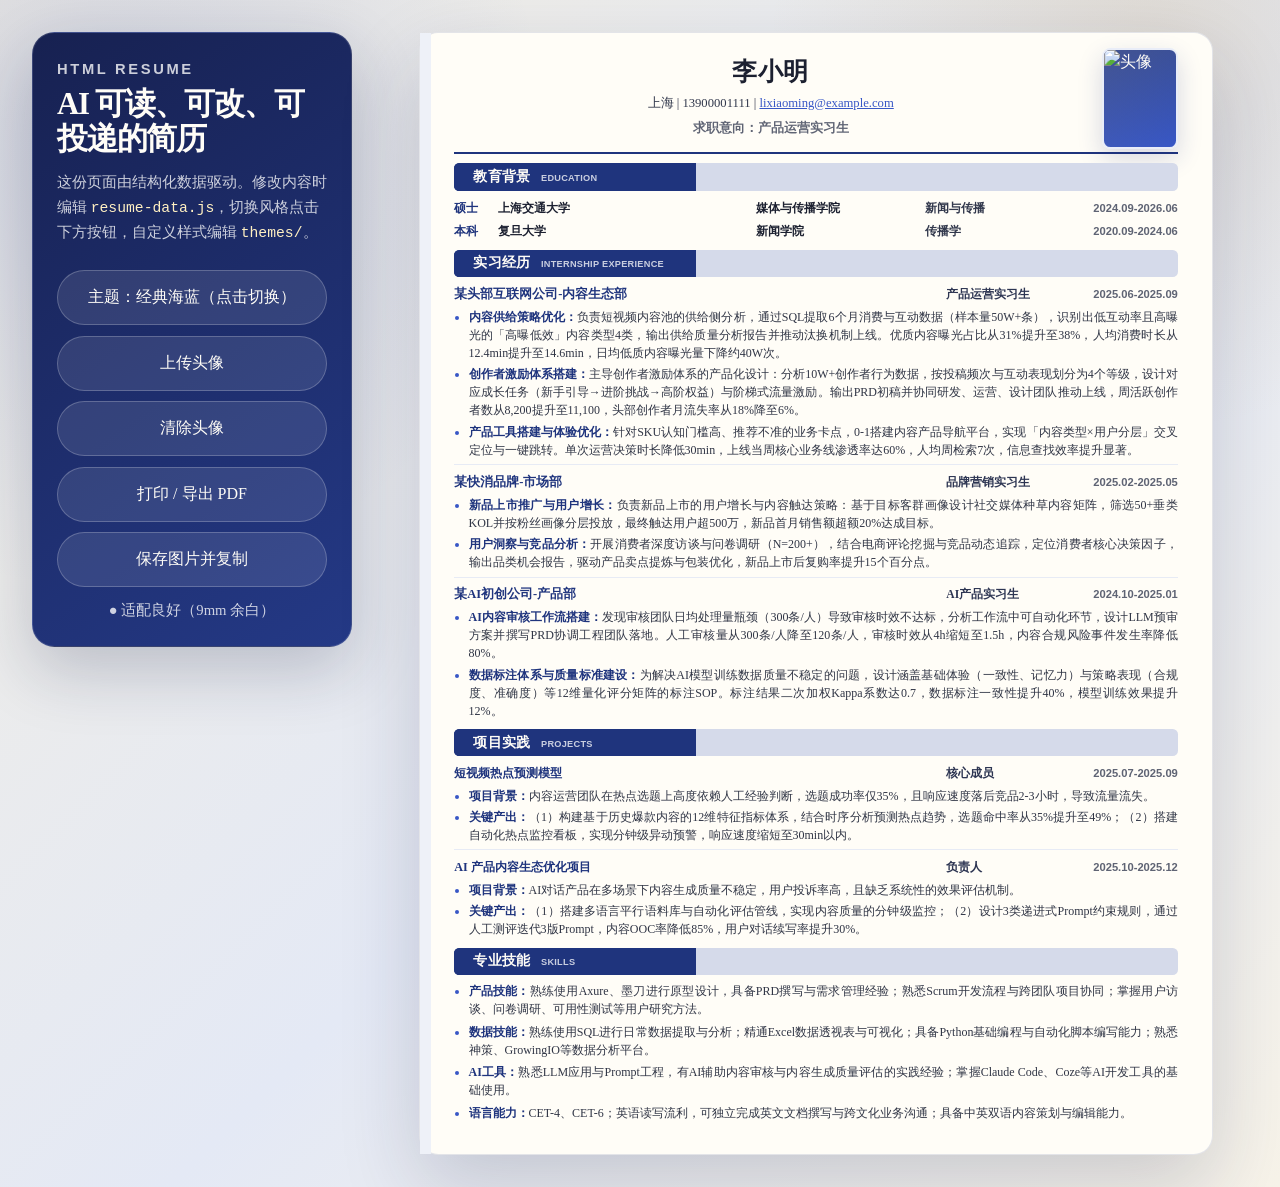
<file: assets/template/index.html>
<!doctype html>
<html lang="zh-CN">
  <head>
    <meta charset="utf-8">
    <meta name="viewport" content="width=device-width, initial-scale=1">
    <meta name="description" content="AI Native HTML 简历">
    <title>简历 - AI Native Resume</title>
    <link rel="stylesheet" href="themes/base.css">
    <link rel="stylesheet" href="themes/default.css" id="theme-stylesheet">
  </head>
  <body>
    <div class="resume-shell">
      <aside class="control-panel" aria-label="简历操作">
        <div>
          <p class="eyebrow">HTML Resume</p>
          <h1>AI 可读、可改、可投递的简历</h1>
          <p>这份页面由结构化数据驱动。修改内容时编辑 <code>resume-data.js</code>，切换风格点击下方按钮，自定义样式编辑 <code>themes/</code>。</p>
        </div>
        <div class="actions">
          <button type="button" data-action="switch-theme" id="theme-switcher">主题：经典海蓝（点击切换）</button>
          <label class="upload-control" for="avatar-upload">
            上传头像
            <input id="avatar-upload" type="file" accept="image/png,image/jpeg,image/webp">
          </label>
          <button type="button" data-action="clear-avatar">清除头像</button>
          <button type="button" data-action="print">打印 / 导出 PDF</button>
          <button type="button" data-action="copy-image">保存图片并复制</button>
          <p class="a4-fit-indicator" id="a4-fit-indicator"></p>
        </div>
      </aside>

      <main class="resume-page" id="resume" aria-label="简历">
        <section class="resume-header">
          <div class="header-main">
            <h2 id="candidate-name"></h2>
            <p class="contact-line" id="candidate-contact"></p>
            <p class="target" id="candidate-target"></p>
          </div>
          <div class="portrait" aria-label="头像占位">
            <img id="candidate-avatar" alt="头像" hidden>
            <span id="avatar-fallback"></span>
          </div>
        </section>

        <section class="resume-section" id="education" aria-labelledby="education-title">
          <div class="section-title">
            <span></span>
            <h3 id="education-title"></h3>
          </div>
          <div class="education-list" data-list="education"></div>
        </section>

        <section class="resume-section" id="internships" aria-labelledby="internships-title">
          <div class="section-title">
            <span></span>
            <h3 id="internships-title"></h3>
          </div>
          <div class="entry-list" data-list="internships"></div>
        </section>

        <section class="resume-section" id="projects" aria-labelledby="projects-title">
          <div class="section-title">
            <span></span>
            <h3 id="projects-title"></h3>
          </div>
          <div class="project-list" data-list="projects"></div>
        </section>

        <section class="resume-section" id="skills" aria-labelledby="skills-title">
          <div class="section-title">
            <span></span>
            <h3 id="skills-title"></h3>
          </div>
          <div class="skill-list" data-list="skills"></div>
        </section>
      </main>
    </div>

    <script src="https://html2canvas.hertzen.com/dist/html2canvas.min.js"></script>
    <script src="resume-data.js"></script>
    <script src="script.js"></script>
  </body>
</html>
</file>
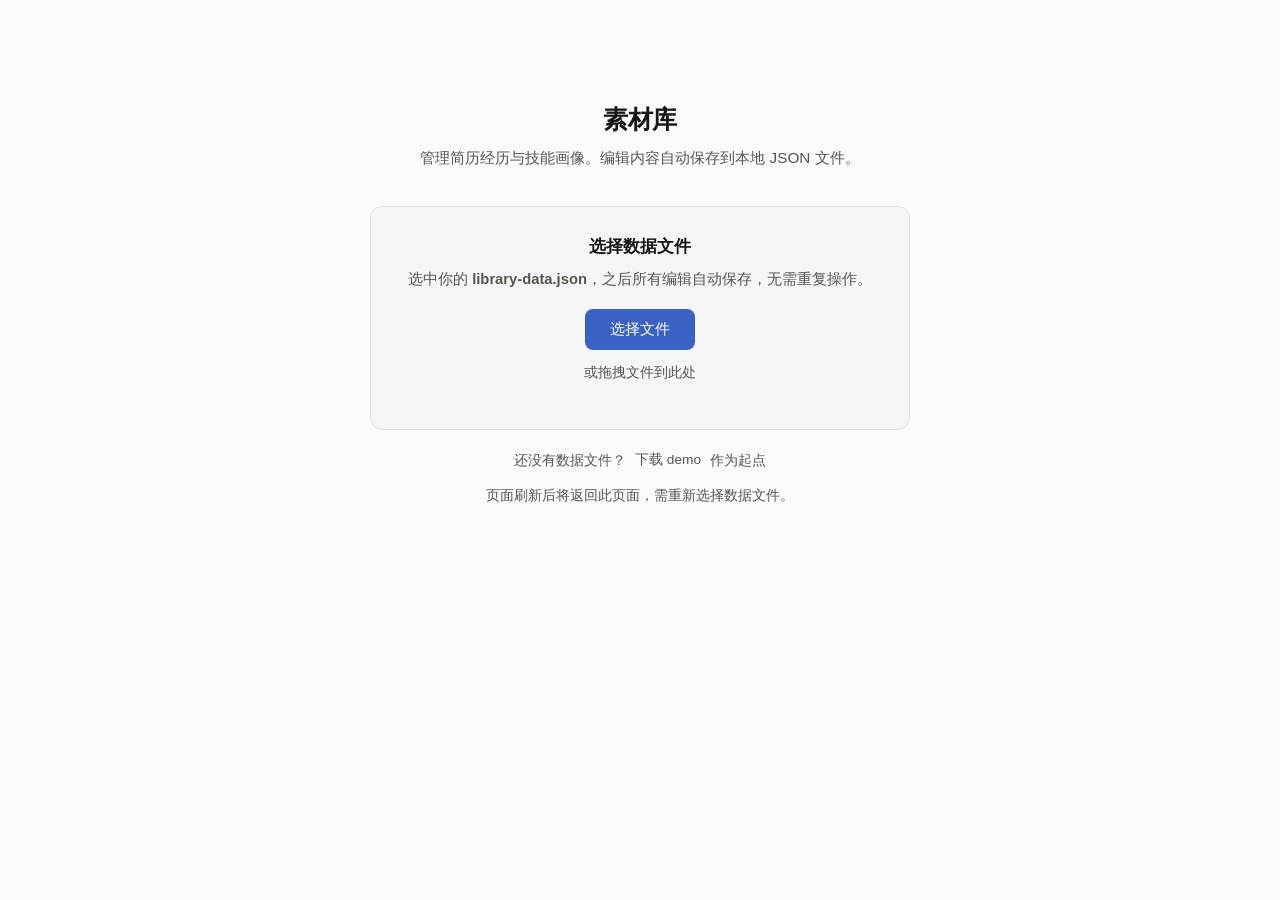
<file: material-library/library.html>
<html lang="zh-CN"><head>
<meta charset="utf-8">
<meta name="viewport" content="width=device-width, initial-scale=1.0">
<title>素材库</title>
<style>
:root {
  --surface: oklch(98.5% .003 95);
  --panel: oklch(97% .002 260);
  --hover: oklch(96% .004 95);
  --border: oklch(88% .005 90);
  --border-light: oklch(92% .003 90);
  --text: oklch(20% .005 95);
  --text-secondary: oklch(45% .01 90);
  --accent: oklch(52% .16 265);
  --accent-hover: oklch(45% .17 265);
  --accent-subtle: oklch(52% .16 265 / .06);
  --success: oklch(55% .16 142);
  --warning: oklch(62% .18 75);
  --error: oklch(50% .22 25);
  --error-subtle: oklch(50% .22 25 / .06);
  --font-ui: "PingFang SC", "Microsoft YaHei", "Hiragino Sans GB", -apple-system, sans-serif;
  --radius-sm: 8px;
  --radius-md: 12px;
  --shadow-sm: 0 1px 3px oklch(0% 0 0 / .06);
  --shadow-md: 0 8px 32px oklch(0% 0 0 / .08);
  --ease-out: cubic-bezier(.16, 1, .3, 1);
  --fast: .15s;
  --normal: .22s;
}
*, :before, :after { box-sizing: border-box; margin: 0; padding: 0; }
html { -webkit-font-smoothing: antialiased; font-size: 18px; }
body { font-family: var(--font-ui); color: var(--text); background: var(--surface); line-height: 1.6; min-height: 100vh; }

.container { max-width: 960px; margin: 0 auto; padding: 1.5rem 2rem 4rem; }

/* Header */
.page-header { display: flex; justify-content: space-between; align-items: center; margin-bottom: 1rem; }
.page-header h1 { font-size: 1.4rem; font-weight: 600; letter-spacing: -.01em; }

/* Tabs */
.tabs { display: flex; gap: 0; margin-bottom: 1rem; border-bottom: 1px solid var(--border); }
.tab { font-size: .88rem; font-family: var(--font-ui); padding: .45rem 1.1rem .5rem; border: none; background: none; color: var(--text-secondary); cursor: pointer; font-weight: 500; border-bottom: 2px solid transparent; margin-bottom: -1px; transition: all var(--fast) var(--ease-out); }
.tab:hover { color: var(--text); }
.tab.active { color: var(--accent); border-bottom-color: var(--accent); }

/* Filter row */
.filter-row { display: flex; justify-content: space-between; align-items: center; margin-bottom: .85rem; }
.filter-pills { display: flex; gap: .25rem; }
.filter-pill { font-size: .76rem; font-family: var(--font-ui); padding: .28rem .72rem; border-radius: 999px; border: 1px solid var(--border); background: none; color: var(--text-secondary); cursor: pointer; transition: all var(--fast) var(--ease-out); }
.filter-pill:hover { background: var(--hover); color: var(--text); }
.filter-pill.active { background: var(--accent); color: #fff; border-color: var(--accent); }

/* Role bar */
.role-bar { display: flex; align-items: center; gap: .25rem; flex-wrap: wrap; margin-bottom: .65rem; padding-bottom: .65rem; border-bottom: 1px solid var(--border-light); }
.role-pill { font-size: .78rem; font-family: var(--font-ui); padding: .28rem .8rem; border-radius: 999px; border: 1px solid var(--border); background: none; color: var(--text-secondary); cursor: pointer; transition: all var(--fast) var(--ease-out); font-weight: 500; }
.role-pill:hover { background: var(--hover); color: var(--text); border-color: var(--border); }
.role-pill.active { background: var(--accent); color: #fff; border-color: var(--accent); }
.role-pill-add { border-style: dashed; font-weight: 400; }
.role-pill-add:hover { border-color: var(--accent); color: var(--accent); background: var(--accent-subtle); }
.role-pill-group { display: inline-flex; align-items: center; }
.role-pill-group .role-pill { border-radius: 999px 0 0 999px; }
.role-pill-del { font-size: .7rem; padding: .28rem .5rem; border: 1px solid var(--border); border-left: none; border-radius: 0 999px 999px 0; background: none; color: var(--text-secondary); cursor: pointer; transition: all var(--fast) var(--ease-out); line-height: 1; }
.role-pill-del:hover { color: var(--error); background: var(--error-subtle); }

/* Buttons */
.btn { font-size: .8rem; font-family: var(--font-ui); border-radius: var(--radius-sm); cursor: pointer; transition: all var(--fast) var(--ease-out); display: inline-flex; align-items: center; gap: .3rem; padding: .45rem .9rem; font-weight: 500; border: none; }
.btn-primary { background: var(--accent); color: #fff; }
.btn-primary:hover { background: var(--accent-hover); }
.btn-ghost { background: none; color: var(--text-secondary); }
.btn-ghost:hover { background: var(--hover); color: var(--text); }
.btn-danger { background: var(--error-subtle); color: var(--error); }
.btn-danger:hover { background: oklch(50% .22 25 / .12); }
.btn-sm { font-size: .72rem; padding: .25rem .6rem; }

/* Entry card */
.entry-card { border: 1px solid var(--border-light); border-radius: var(--radius-md); padding: 1rem 1.15rem; margin-bottom: .75rem; background: var(--surface); transition: box-shadow var(--fast) var(--ease-out), border-color var(--fast) var(--ease-out); }
.entry-card:hover { border-color: var(--border); box-shadow: var(--shadow-sm); }
.entry-card.internship { border-left: 3px solid transparent; }
.entry-card.project { border-left: 3px solid transparent; }
.entry-card .card-head { display: flex; justify-content: space-between; align-items: flex-start; gap: .5rem; }
.entry-card .card-head .info { flex: 1; min-width: 0; }
.entry-card .card-head .info h3 { font-size: .95rem; font-weight: 600; line-height: 1.35; display: flex; align-items: center; gap: .4rem; }
.entry-card .card-head .info .meta { font-size: .76rem; color: var(--text-secondary); margin-top: .15rem; }
.type-badge { font-size: .72rem; font-weight: 600; padding: .1rem .5rem; border-radius: 999px; white-space: nowrap; flex-shrink: 0; letter-spacing: .03em; }
.type-badge.internship { background: oklch(55% .16 142 / .12); color: var(--success); }
.type-badge.project { background: var(--accent-subtle); color: var(--accent); }
.entry-card .card-head .actions { display: flex; gap: .25rem; flex-shrink: 0; }
.entry-card .card-head .card-right { display: flex; align-items: center; gap: .5rem; flex-shrink: 0; }
.entry-card .card-head .card-right .period { font-size: .7rem; color: var(--text-secondary); white-space: nowrap; }
/* Saved flash */
@keyframes saved-flash { 0% { background: var(--accent-subtle); } 100% { background: var(--surface); } }
.entry-card.flash { animation: saved-flash 1.5s var(--ease-out); }

.entry-card .ach-section { margin-top: .6rem; }
.entry-card .ach { display: flex; gap: .3rem; align-items: flex-start; padding: .55rem 0; font-size: .85rem; line-height: 1.65; }
.entry-card .ach + .ach { border-top: 1px solid var(--border-light); }
.entry-card .ach .ach-text { color: var(--text-secondary); flex: 1; }
.entry-card .ach .ach-text strong { color: var(--text); }
.entry-card .ach .ach-actions { display: flex; gap: .15rem; flex-shrink: 0; opacity: 0; transition: opacity 180ms var(--ease-out); }
.entry-card .ach:hover .ach-actions { opacity: 1; }
.ach-add { margin-top: .4rem; }
.ach-add-btn { font-size: .82rem; color: var(--text-secondary); background: none; border: 1px dashed var(--border); border-radius: var(--radius-sm); padding: .4rem .8rem; cursor: pointer; font-family: var(--font-ui); transition: all var(--fast); width: 100%; text-align: center; }
.ach-add-btn:hover { border-color: var(--accent); color: var(--accent); background: var(--accent-subtle); }

/* Skill dimension card */
.dim-card { border: 1px solid var(--border-light); border-radius: var(--radius-md); padding: 1rem 1.15rem; margin-bottom: .75rem; background: var(--surface); }
.dim-card .dim-head { display: flex; justify-content: space-between; align-items: center; margin-bottom: .55rem; cursor: pointer; user-select: none; }
.dim-card .dim-head h3 { font-size: .88rem; font-weight: 600; display: flex; align-items: center; gap: .3rem; }
.dim-card .dim-head .collapse-icon { font-size: .65rem; color: var(--text-secondary); transition: transform 180ms var(--ease-out); display: inline-block; }
.dim-card .dim-head .dim-actions { display: flex; gap: .25rem; }
.dim-body { overflow: hidden; transition: max-height 200ms var(--ease-out), opacity 180ms var(--ease-out); }
.dim-body.collapsed { max-height: 0 !important; opacity: 0; }
.dim-card .sub-skill { display: block; padding: .45rem .4rem .5rem; font-size: .82rem; border-radius: var(--radius-sm); }
.dim-card .sub-skill:hover { background: var(--hover); }
.dim-card .sub-skill .ss-header { display: flex; align-items: baseline; gap: .5rem; }
.dim-card .sub-skill .ss-name { font-weight: 600; color: var(--text); }
.dim-card .sub-skill .ss-desc { margin-top: .18rem; color: var(--text-secondary); line-height: 1.5; }
.dim-card .sub-skill .ss-prof { font-size: .68rem; font-weight: 600; padding: .1rem .45rem; border-radius: 999px; white-space: nowrap; flex-shrink: 0; }
.ss-prof.prof-熟练 { background: oklch(55% .15 145 / .12); color: oklch(45% .16 140); }
.ss-prof.prof-熟悉 { background: oklch(60% .12 75 / .1); color: oklch(50% .14 70); }
.ss-prof.prof-了解 { background: oklch(55% .02 250 / .08); color: oklch(40% .03 250); }
.dim-card .sub-skill .ss-actions { display: flex; gap: .15rem; flex-shrink: 0; opacity: 0; transition: opacity 180ms var(--ease-out); }
.dim-card .sub-skill:hover .ss-actions { opacity: 1; }
.dim-add-btn { width: 100%; text-align: center; font-size: .82rem; color: var(--text-secondary); background: none; border: 1px dashed var(--border); border-radius: var(--radius-sm); padding: .4rem .8rem; cursor: pointer; font-family: var(--font-ui); margin-top: .5rem; transition: all var(--fast); }
.dim-add-btn:hover { border-color: var(--accent); color: var(--accent); background: var(--accent-subtle); }

/* Empty */
.empty-state { text-align: center; padding: 2.5rem 1rem; color: var(--text-secondary); font-size: .8rem; }

/* Onboarding */
.onboarding { max-width: 540px; margin: 4rem auto 0; text-align: center; }
.onboarding-title { font-size: 1.4rem; font-weight: 600; letter-spacing: -.01em; margin: 0 0 .35rem; }
.onboarding-desc { color: var(--text-secondary); font-size: .85rem; line-height: 1.6; margin: 0 0 2rem; }
.onboarding-card { text-align: center; background: var(--panel); border: 1px solid var(--border-light); border-radius: var(--radius-md); padding: 1.5rem 1.8rem; margin-bottom: 1rem; }
.onboarding-card h2 { font-size: .92rem; font-weight: 600; margin: 0 0 .4rem; }
.onboarding-card p { color: var(--text-secondary); font-size: .82rem; line-height: 1.6; margin: 0 0 1rem; }
.onboarding-card .btn { font-size: .85rem; padding: .55rem 1.4rem; }
.onboarding-hint { font-size: .76rem; color: var(--text-secondary); }
.onboarding-hint .btn { font-size: .76rem; padding: .2rem .5rem; vertical-align: baseline; }
/* Drop zone */
body.drag-over { outline: 2px dashed var(--primary); outline-offset: -8px; }
.onboarding-card { transition: border-color .2s, box-shadow .2s, background .2s; }
body.drag-over .onboarding-card {
  border-color: var(--primary);
  box-shadow: 0 0 0 4px rgba(99, 102, 241, 0.12);
  background: var(--primary-bg, rgba(99, 102, 241, 0.04));
}

/* Overlay */
.overlay { position: fixed; inset: 0; z-index: 60; background: oklch(0% 0 0 / .4); display: flex; justify-content: center; align-items: flex-start; padding-top: 8vh; overflow-y: auto; }
.overlay-panel { background: var(--surface); border: 1px solid var(--border); border-radius: var(--radius-md); padding: 1.5rem; width: 90%; max-width: 640px; max-height: 85vh; overflow-y: auto; box-shadow: var(--shadow-md); }
.overlay-panel h2 { font-size: 1.1rem; font-weight: 600; margin-bottom: 1rem; }
.form-group { margin-bottom: .8rem; }
.form-group label { display: block; font-size: .76rem; font-weight: 500; color: var(--text-secondary); margin-bottom: .2rem; }
.form-group input, .form-group textarea, .form-group select { width: 100%; font-size: .88rem; font-family: var(--font-ui); color: var(--text); border: 1px solid var(--border); border-radius: var(--radius-sm); padding: .5rem .6rem; background: var(--surface); outline: none; transition: border-color var(--fast); }
.form-group input:focus, .form-group textarea:focus, .form-group select:focus { border-color: var(--accent); }
.form-group textarea { resize: vertical; min-height: 60px; line-height: 1.5; }
.ach-edit-block { border: 1px solid var(--border-light); border-radius: var(--radius-sm); padding: .7rem; margin-bottom: .6rem; background: var(--panel); }
.ach-edit-block .ach-edit-hd { display: flex; justify-content: space-between; align-items: center; margin-bottom: .35rem; }
.ach-edit-block input { font-size: .82rem !important; }
.ach-edit-block textarea { font-size: .82rem !important; min-height: 80px; line-height: 1.55; overflow: hidden; resize: none; }
.ach-edit-block textarea:focus { overflow: auto; resize: vertical; }
.form-actions { display: flex; gap: .5rem; justify-content: flex-end; margin-top: 1rem; }

@media (max-width: 600px) {
  .container { padding: 1rem .75rem 3rem; }
  .overlay-panel { padding: 1.25rem; }
}
</style>
</head>
<body>

<div class="container" id="app"></div>


<script>
// ═══ Parse — load from JSON file ═══
var LIB = null;

function hasFSA() { return typeof window.showOpenFilePicker === 'function'; }

// ═══ File persistence (File System Access API + IndexedDB) ═══
var fileHandle = null;
var dirty = false;

function serializeLibrary() { return JSON.stringify(LIB, null, 2); }

function idbOpen() {
  return new Promise(function(resolve, reject) {
    var req = indexedDB.open('material-library', 2);
    req.onupgradeneeded = function() { req.result.createObjectStore('handles'); };
    req.onsuccess = function() { resolve(req.result); };
    req.onerror = function() { reject(req.error); };
  });
}

function idbGetHandle() {
  return idbOpen().then(function(db) {
    return new Promise(function(resolve) {
      var tx = db.transaction('handles', 'readonly');
      var r = tx.objectStore('handles').get('fileHandle');
      r.onsuccess = function() { resolve(r.result ? r.result.h : null); };
      r.onerror = function() { resolve(null); };
    });
  }).catch(function() { return null; });
}

function idbSaveHandle(h) {
  return idbOpen().then(function(db) {
    return new Promise(function(resolve, reject) {
      var tx = db.transaction('handles', 'readwrite');
      tx.onerror = function() { reject(tx.error); };
      tx.onabort = function() { reject(tx.error); };
      tx.oncomplete = function() { resolve(); };
      tx.objectStore('handles').put({ h: h }, 'fileHandle');
    });
  });
}

function idbClearHandle() {
  return idbOpen().then(function(db) {
    return new Promise(function(resolve) {
      var tx = db.transaction('handles', 'readwrite');
      tx.onerror = function() { resolve(); };
      tx.oncomplete = function() { resolve(); };
      tx.objectStore('handles').delete('fileHandle');
    });
  });
}

async function loadFromHandle(h) {
  try {
    var f = await h.getFile();
    var text = await f.text();
    LIB = JSON.parse(text);
    if (!LIB || typeof LIB !== 'object' || !LIB.experiences || !LIB.skillDimensions) throw new Error('数据格式不正确：缺少 experiences 或 skillDimensions 字段');
    fileHandle = h;
    try { await idbSaveHandle(h); } catch(ee) { console.warn('Handle cache failed:', ee); }
    dirty = false;
    render();
  } catch(e) {
    console.error('Load failed:', e);
    LIB = null;
    fileHandle = null;
    try { await idbClearHandle(); } catch(ee) {}
    alert('无法加载文件：' + e.message + '\n\n请确认选择的是 library-data.json 文件。');
    render();
  }
}

async function openLibraryFile() {
  try {
    var handles = await window.showOpenFilePicker({ multiple: false });
    if (!handles.length) return;
    var app = document.getElementById('app');
    if (app) app.innerHTML = '<div class=\"empty-state\">加载中...</div>';
    await loadFromHandle(handles[0]);
  } catch(e) {
    if (e.name === 'AbortError') return;
    // Chrome on Windows file:// may allow showOpenFilePicker but deny handle.getFile()
    // Fall back to traditional <input type="file"> when FSA read is blocked
    console.warn('FSA open failed, trying fallback input:', e.message);
    fallbackOpenFile();
  }
}

function fallbackOpenFile() {
  var input = document.createElement('input');
  input.type = 'file';
  input.accept = '.json,application/json';
  input.onchange = async function() {
    var file = input.files[0];
    if (!file) return;
    try {
      var text = await file.text();
      LIB = JSON.parse(text);
      if (!LIB || typeof LIB !== 'object' || !LIB.experiences || !LIB.skillDimensions) throw new Error('数据格式不正确：缺少 experiences 或 skillDimensions 字段');
      fileHandle = null; // no FSA handle available; writes will use downloadFile()
      dirty = false;
      render();
    } catch(ee) {
      console.error('Fallback load failed:', ee);
      LIB = null;
      alert('无法加载文件：' + ee.message + '\n\n请确认选择的是 library-data.json 文件。');
      render();
    }
  };
  input.click();
}

async function writeToDisk() {
  if (!fileHandle) return downloadFile();
  try {
    var perm = await fileHandle.queryPermission({ mode: 'readwrite' });
    if (perm !== 'granted') {
      perm = await fileHandle.requestPermission({ mode: 'readwrite' });
      if (perm !== 'granted') { alert('需要写入权限才能保存'); return; }
    }
    var writable = await fileHandle.createWritable();
    await writable.write(serializeLibrary());
    await writable.close();
    dirty = false;
    render();
  } catch(e) {
    console.error('Write failed:', e);
    await idbClearHandle();
    fileHandle = null;
    alert('保存失败，文件可能已被移动。请重新打开 JSON 文件。');
    render();
  }
}

function downloadFile() {
  var json = LIB ? serializeLibrary() : JSON.stringify({
    meta: { version: '3.0', lastModified: '', candidateName: '' },
    profile: { basics: { name: '', intent: '', location: '', undergraduate: '', graduate: '', graduationYear: '', email: '', phone: '' }, education: [] },
    experiences: [],
    skillDimensions: [],
    roleProfiles: {}
  }, null, 2);
  var blob = new Blob([json], { type: 'application/json' });
  var a = document.createElement('a');
  a.href = URL.createObjectURL(blob);
  a.download = 'library-data.json';
  a.click();
  URL.revokeObjectURL(a.href);
  dirty = false;
  render();
}

function markDirty() { dirty = true; }

window.addEventListener('beforeunload', function(e) {
  if (dirty) { e.preventDefault(); e.returnValue = ''; }
});

function setupDragDrop() {
  var dragCounter = 0;
  document.addEventListener('dragover', function(e) { if (!LIB) { e.preventDefault(); e.stopPropagation(); } });
  document.addEventListener('dragenter', function(e) {
    if (!LIB) { e.preventDefault(); dragCounter++; document.body.classList.add('drag-over'); }
  });
  document.addEventListener('dragleave', function(e) {
    if (!LIB) { dragCounter--; if (dragCounter <= 0) { dragCounter = 0; document.body.classList.remove('drag-over'); } }
  });
  document.addEventListener('drop', function(e) {
    if (!LIB) {
      e.preventDefault(); e.stopPropagation();
      dragCounter = 0; document.body.classList.remove('drag-over');
      var file = (e.dataTransfer && e.dataTransfer.files && e.dataTransfer.files[0]) || null;
      if (!file) return;
      if (!/\.json$/i.test(file.name) && file.type !== 'application/json') { alert('请拖入 library-data.json 文件'); return; }
      // Try to get writable FileSystemFileHandle from drag event (Chrome/Edge)
      var handlePromise = Promise.resolve(null);
      if (e.dataTransfer.items && e.dataTransfer.items[0] && typeof e.dataTransfer.items[0].getAsFileSystemHandle === 'function') {
        handlePromise = e.dataTransfer.items[0].getAsFileSystemHandle().then(function(h) {
          return (h && h.kind === 'file') ? h : null;
        }).catch(function() { return null; });
      }
      handlePromise.then(function(h) {
        file.text().then(function(t) {
          var data = JSON.parse(t);
          if (!data.experiences || !data.skillDimensions) throw new Error('数据格式不正确：缺少 experiences 或 skillDimensions 字段');
          LIB = data; dirty = false;
          if (h) { fileHandle = h; idbSaveHandle(h).catch(function(){}); }
          else { fileHandle = null; }
          render();
        }).catch(function(err) {
          console.error('Drop load failed:', err); LIB = null; alert('无法加载文件：' + err.message); render();
        });
      });
    }
  });
}

(function init() {
  setupDragDrop();
  if (!hasFSA()) { render(); return; }
  idbGetHandle().then(function(h) {
    if (h) {
      h.queryPermission({ mode: 'readwrite' }).then(function(p) {
        if (p === 'granted') { loadFromHandle(h); }
        else { render(); }
      });
    } else { render(); }
  });
})();

// ═══ State ═══
var activeTab = 'entries'; // 'entries' | 'skills'
var entryFilter = '全部';  // '全部' | '实习' | '项目'
var editingEntry = null;   // null | entry object (null = create new)
var editingAchIdx = null;  // for inline achievement editing
var editingDim = null;     // dimension name being edited
var editingSkill = null;   // { dimName, idx } for sub-skill being edited
var deleteConfirm = null;
var activeRole = null;     // null = master view, string = role profile name

// ═══ Role helpers ═══
function ensureRoleProfiles() { if (!LIB.roleProfiles) LIB.roleProfiles = {}; }
function getRoleNames() { ensureRoleProfiles(); return Object.keys(LIB.roleProfiles); }
function getEffectiveAchievements(entry) {
  if (activeRole && LIB.roleProfiles && LIB.roleProfiles[activeRole] && LIB.roleProfiles[activeRole][entry.id]) {
    return LIB.roleProfiles[activeRole][entry.id];
  }
  return entry.content.achievements;
}
function switchRole(name) { activeRole = (name === activeRole) ? null : name; render(); }
function createRole() {
  var name = prompt('新岗位名称（如 AI产品经理）：');
  if (!name || !name.trim()) return;
  name = name.trim();
  ensureRoleProfiles();
  if (LIB.roleProfiles[name]) { alert('岗位「' + name + '」已存在'); return; }
  LIB.roleProfiles[name] = {};
  // Auto-copy all master achievements to new role
  LIB.experiences.forEach(function(e) {
    LIB.roleProfiles[name][e.id] = JSON.parse(JSON.stringify(e.content.achievements));
  });
  activeRole = name;
  markDirty();
  render();
  writeToDisk();
}
function deleteRole(name) {
  if (!confirm('删除岗位「' + name + '」？\n经历原始版本不受影响，仅删除该岗位下的改写版本。')) return;
  ensureRoleProfiles();
  delete LIB.roleProfiles[name];
  if (activeRole === name) activeRole = null;
  markDirty();
  render();
  writeToDisk();
}
function copyFromMaster(entryId) {
  if (!activeRole) return;
  ensureRoleProfiles();
  if (!LIB.roleProfiles[activeRole]) LIB.roleProfiles[activeRole] = {};
  var entry = LIB.experiences.find(function(e) { return e.id === entryId; });
  if (!entry) return;
  LIB.roleProfiles[activeRole][entryId] = JSON.parse(JSON.stringify(entry.content.achievements));
  markDirty();
  render();
  writeToDisk();
}

// ═══ Helpers ═══
function esc(s) { return String(s).replace(/&/g,'&amp;').replace(/</g,'&lt;').replace(/>/g,'&gt;'); }
function genId() { return 'id-' + Date.now() + '-' + Math.random().toString(36).slice(2, 6); }

// ═══ Entry filtering ═══
function filtered() {
  if (entryFilter === '全部') return LIB.experiences;
  var t = entryFilter === '实习' ? 'internship' : 'project';
  return LIB.experiences.filter(function(e) { return e.type === t; });
}
function sorted(entries) {
  return entries.slice().sort(function(a, b) {
    if (a.type !== b.type) return a.type === 'internship' ? -1 : 1;
    var ap = a.source.period || '', bp = b.source.period || '';
    var am = ap.match(/(\d{4})/), bm = bp.match(/(\d{4})/);
    var ay = am ? +am[1] : 0, by = bm ? +bm[1] : 0;
    return by - ay;
  });
}

// ═══ Skill helpers ═══
function ensureSkillDimensions() {
  if (!LIB.skillDimensions) LIB.skillDimensions = [];
}
function findSkillInDim(dimName, skillName) {
  var dim = LIB.skillDimensions.find(function(d) { return d.name === dimName; });
  if (!dim) return -1;
  return dim.items.findIndex(function(s) { return s.name === skillName; });
}

// ═══ Render ═══
function render() {
  try {
    removeOverlays();
    var app = document.getElementById('app');
    if (!LIB) {
      app.innerHTML = renderOnboarding();
      return;
    }
    app.innerHTML = renderHeader() + renderTabs() + renderRoleBar() + renderBody();
    if (deleteConfirm) renderDeleteConfirm();
    if (editingEntry !== null) renderEntryEditor();
    if (editingDim !== null || editingSkill !== null) renderSkillEditor();
  } catch(e) {
    console.error('Render error:', e);
    var app = document.getElementById('app');
    if (app) app.innerHTML = '<div class=\"empty-state\">渲染出错: ' + e.message + '</div>';
  }
}

function renderRoleBar() {
  if (activeTab !== 'entries') return '';
  var roles = getRoleNames();
  var h = '<div class="role-bar">';
  h += '<button class="role-pill' + (activeRole === null ? ' active' : '') + '" onclick="switchRole(null)">全部素材</button>';
  roles.forEach(function(r) {
    h += '<span class="role-pill-group">';
    h += '<button class="role-pill' + (activeRole === r ? ' active' : '') + '" onclick="switchRole(\'' + esc(r) + '\')">' + esc(r) + '</button>';
    h += '<button class="role-pill-del" onclick="event.stopPropagation();deleteRole(\'' + esc(r) + '\')" title="删除此岗位">×</button>';
    h += '</span>';
  });
  h += '<button class="role-pill role-pill-add" onclick="createRole()">+ 新建岗位</button>';
  if (activeRole) {
    h += '<span style="margin-left:auto;font-size:.72rem;color:var(--text-secondary)">编辑后保存即存入「' + esc(activeRole) + '」</span>';
  }
  h += '</div>';
  return h;
}

function renderHeader() {
  var saveHtml = '';
  if (!fileHandle) {
    saveHtml = '<button class="btn btn-ghost btn-sm" onclick="openLibraryFile()" title="选择 JSON 数据文件">打开文件</button>';
  } else if (dirty) {
    saveHtml = '<button class="btn btn-ghost btn-sm" onclick="writeToDisk()" style="color:var(--warning)" title="保存到磁盘">● 未保存</button>';
  } else {
    saveHtml = '<span style="font-size:.72rem;color:var(--success)" title="已自动保存">● 已保存</span>';
  }
  if (!fileHandle && typeof window.showOpenFilePicker === 'undefined') {
    saveHtml = '<button class="btn btn-ghost btn-sm" onclick="downloadFile()" title="下载 JSON 数据文件">下载</button>';
  }
  return '<div class="page-header"><h1>素材库</h1><div style="display:flex;align-items:center;gap:.5rem">' + saveHtml +
    (activeTab === 'entries'
      ? '<button class="btn btn-primary" onclick="startNewEntry()">+ 新增素材</button>'
      : '<button class="btn btn-primary" onclick="startNewDim()">+ 新增能力大类</button>') +
    '</div></div>';
}

function renderTabs() {
  var tabs = [{ id: 'entries', label: '素材条目' }, { id: 'skills', label: '技能画像' }];
  var h = '<div class="tabs">';
  tabs.forEach(function(t) {
    h += '<button class="tab' + (activeTab === t.id ? ' active' : '') + '" onclick="switchTab(\'' + t.id + '\')">' + t.label + '</button>';
  });
  h += '</div>';
  return h;
}

function renderOnboarding() {
  var h = '<div class="onboarding">';
  h += '<h1 class="onboarding-title">素材库</h1>';
  h += '<p class="onboarding-desc">管理简历经历与技能画像。编辑内容自动保存到本地 JSON 文件。</p>';
  if (hasFSA()) {
    h += '<div class="onboarding-card">';
    h += '<h2>选择数据文件</h2>';
    h += '<p>选中你的 <b>library-data.json</b>，之后所有编辑自动保存，无需重复操作。</p>';
    h += '<button class="btn btn-primary" onclick="openLibraryFile()">选择文件</button>';
    h += '<p style="font-size:.76rem;color:var(--text-secondary);margin-top:.65rem">或拖拽文件到此处</p>';
    h += '</div>';
    h += '<p class="onboarding-hint">还没有数据文件？<button class="btn btn-ghost btn-sm" onclick="downloadFile()">下载 demo</button>作为起点</p>';
    h += '<p class="onboarding-hint" style="margin-top:.65rem">页面刷新后将返回此页面，需重新选择数据文件。</p>';
  } else {
    h += '<div class="onboarding-card">';
    h += '<h2>浏览器兼容性说明</h2>';
    h += '<p>你的浏览器不支持本地文件写入。编辑后请下载 JSON 文件并手动替换原文件。</p>';
    h += '<button class="btn btn-primary" onclick="downloadFile()">下载 library-data.json</button>';
    h += '</div>';
  }
  h += '</div>';
  return h;
}

function switchTab(t) { activeTab = t; editingEntry = null; editingDim = null; editingSkill = null; render(); }

function renderBody() {
  if (activeTab === 'entries') return renderEntries();
  return renderSkills();
}

// ═══ ENTRIES TAB ═══
function renderEntries() {
  var entries = sorted(filtered());
  var h = '<div class="filter-row"><div class="filter-pills">';
  ['全部', '实习', '项目'].forEach(function(f) {
    var cnt = f === '全部' ? LIB.experiences.length : LIB.experiences.filter(function(e) { return e.type === (f === '实习' ? 'internship' : 'project'); }).length;
    h += '<button class="filter-pill' + (entryFilter === f ? ' active' : '') + '" onclick="setFilter(\'' + f + '\')">' + f + ' (' + cnt + ')</button>';
  });
  h += '</div></div>';
  if (!entries.length) return h + '<div class="empty-state">暂无素材，点击右上角「+ 新增素材」开始</div>';
  entries.forEach(function(e) { h += renderEntryCard(e); });
  return h;
}
function setFilter(f) { entryFilter = f; render(); }

function renderEntryCard(e) {
  var achievements = getEffectiveAchievements(e) || [];
  var isRoleOverride = activeRole && LIB.roleProfiles && LIB.roleProfiles[activeRole] && LIB.roleProfiles[activeRole][e.id];
  var achHtml = '';
  achievements.forEach(function(a, i) {
    achHtml += '<div class="ach">' +
      '<span class="ach-text"><strong>' + esc(a.label) + '：</strong>' + esc(a.text) + '</span>' +
      '<span class="ach-actions">' +
        '<button class="btn btn-ghost btn-sm" onclick="event.stopPropagation();editAchievement(\'' + e.id + '\',' + i + ')">编辑</button>' +
        '<button class="btn btn-ghost btn-sm" onclick="event.stopPropagation();deleteAchievement(\'' + e.id + '\',' + i + ')" style="color:var(--error)">删除</button>' +
      '</span>' +
    '</div>';
  });
  var companyName = e.source.company || e.source.title || '未命名';
  var roleWithDept = (e.type === 'internship' ? '<span class="type-badge internship">实习</span>' : '<span class="type-badge project">项目</span>') + esc(companyName);
  if (e.source.role) roleWithDept += ' · ' + esc(e.source.role);
  if (isRoleOverride) roleWithDept += ' <span style="font-size:.64rem;color:var(--accent);font-weight:400">（岗位改写）</span>';

  var copyBtn = '';
  if (activeRole && !isRoleOverride) {
    copyBtn = '<button class="btn btn-ghost btn-sm" onclick="event.stopPropagation();copyFromMaster(\'' + e.id + '\')" title="从原始版本复制到此岗位，然后可以独立改写">从原始复制</button>';
  }

  return '<div class="entry-card ' + (e.type === 'internship' ? 'internship' : 'project') + '" id="card-' + e.id + '">' +
    '<div class="card-head">' +
      '<div class="info">' +
        '<h3>' + roleWithDept + '</h3>' +
      '</div>' +
      '<div class="card-right">' +
        (e.source.period ? '<span class="period">' + esc(e.source.period) + '</span>' : '') +
        '<div class="actions">' +
          (copyBtn || '') +
          '<button class="btn btn-ghost btn-sm" onclick="startEditEntry(\'' + e.id + '\')">编辑</button>' +
          '<button class="btn btn-ghost btn-sm" onclick="confirmDeleteEntry(\'' + e.id + '\')" style="color:var(--error)">删除</button>' +
        '</div>' +
      '</div>' +
    '</div>' +
    '<div class="ach-section">' + achHtml + '</div>' +
  '</div>';
}

// ═══ Collapse state ═══
var collapsedDims = {};

function toggleDim(dimName) {
  collapsedDims[dimName] = !collapsedDims[dimName];
  render();
}

// ═══ SKILLS TAB ═══
function renderSkills() {
  ensureSkillDimensions();
  var dims = LIB.skillDimensions;
  if (!dims.length) return '<div class="empty-state">暂无技能画像，点击右上角「+ 新增能力大类」开始</div>';
  var h = '';
  dims.forEach(function(d) {
    var isCollapsed = collapsedDims[d.name] || false;
    var icon = isCollapsed ? '▸' : '▾';
    h += '<div class="dim-card">' +
      '<div class="dim-head" onclick="toggleDim(\'' + esc(d.name) + '\')">' +
        '<h3><span class="collapse-icon">' + icon + '</span>' + esc(d.name) + ' <span style="font-weight:400;color:var(--text-secondary);font-size:.7rem">' + (d.items||[]).length + ' 项</span></h3>' +
        '<div class="dim-actions" onclick="event.stopPropagation()">' +
          '<button class="btn btn-ghost btn-sm" onclick="startEditDim(\'' + esc(d.name) + '\')">重命名</button>' +
          '<button class="btn btn-ghost btn-sm" onclick="confirmDeleteDim(\'' + esc(d.name) + '\')" style="color:var(--error)">删除</button>' +
        '</div>' +
      '</div>' +
      '<div class="dim-body' + (isCollapsed ? ' collapsed' : '') + '">';
    (d.items || []).forEach(function(s, i) {
      h += '<div class="sub-skill">' +
        '<div class="ss-header">' +
          '<span class="ss-name">' + esc(s.name) + '</span>' +
          '<span class="ss-prof prof-' + esc(s.proficiency || '') + '">' + esc(s.proficiency || '') + '</span>' +
          '<span class="ss-actions">' +
            '<button class="btn btn-ghost btn-sm" onclick="startEditSkill(\'' + esc(d.name) + '\',' + i + ')">编辑</button>' +
            '<button class="btn btn-ghost btn-sm" onclick="deleteSkill(\'' + esc(d.name) + '\',' + i + ')" style="color:var(--error)">删除</button>' +
          '</span>' +
        '</div>' +
        '<div class="ss-desc">' + esc(s.description || '') + '</div>' +
      '</div>';
    });
    h += '<button class="dim-add-btn" onclick="startNewSkill(\'' + esc(d.name) + '\')">+ 新增子技能</button>';
    h += '</div></div>';
  });
  return h;
}

// ═══ ENTRY EDITOR OVERLAY ═══
function startNewEntry() {
  editingEntry = {
    id: genId(),
    type: 'internship',
    source: { company: '', role: '', period: '' },
    content: { achievements: [{ label: '', text: '' }] }
  };
  render();
}
function startEditEntry(id) {
  var e = LIB.experiences.find(function(x) { return x.id === id; });
  if (!e) return;
  editingEntry = JSON.parse(JSON.stringify(e));
  // In role mode, load role-specific achievements into the editor
  if (activeRole) {
    var roleAchs = getEffectiveAchievements(e);
    editingEntry.content.achievements = JSON.parse(JSON.stringify(roleAchs));
  }
  if (!editingEntry.content.achievements || !editingEntry.content.achievements.length) editingEntry.content.achievements = [{ label: '', text: '' }];
  render();
}
function closeEditor() { editingEntry = null; removeOverlays(); render(); }
function removeOverlays() { var ovs = document.querySelectorAll('.overlay'); for (var i = 0; i < ovs.length; i++) ovs[i].remove(); }

function renderEntryEditor() {
  var e = editingEntry;
  var isNew = !LIB.experiences.some(function(x) { return x.id === e.id; });
  var ov = document.createElement('div');
  ov.className = 'overlay';
  ov.onclick = function(ev) { if (ev.target === ov) closeEditor(); };

  var h = '<div class="overlay-panel"><h2>' + (isNew ? '新增素材' : '编辑素材') + '</h2>';

  // Type
  h += '<div class="form-group"><label>类型</label><select id="ef-type" onchange="onEntryTypeChange()">' +
    '<option value="internship"' + (e.type==='internship'?' selected':'') + '>实习</option>' +
    '<option value="project"' + (e.type==='project'?' selected':'') + '>项目</option>' +
    '</select></div>';

  // Company / Project title
  h += '<div class="form-group"><label>' + (e.type==='project'?'项目名称':'公司') + '</label>' +
    '<input id="ef-company" value="' + esc(e.type==='project'?(e.source.title||''):(e.source.company||'')) + '" placeholder="' + (e.type==='project'?'项目名称':'公司名') + '"></div>';

  // Role
  h += '<div class="form-group"><label>岗位</label>' +
    '<input id="ef-role" value="' + esc(e.source.role||'') + '" placeholder="岗位名"></div>';

  // Period
  h += '<div class="form-group"><label>时间段</label>' +
    '<input id="ef-period" value="' + esc(e.source.period||'') + '" placeholder="如 2025.08-2025.11"></div>';

  // Achievements — unified vertical layout
  h += '<div class="form-group"><label>Achievements</label>';
  var achs = e.content.achievements || [{ label: '', text: '' }];
  achs.forEach(function(a, i) {
    h += '<div class="ach-edit-block">' +
      '<div class="ach-edit-hd">' +
        '<span style="font-size:.72rem;color:var(--text-secondary);font-weight:600">#' + (i+1) + '</span>' +
        (achs.length > 1 ? '<button class="btn btn-ghost btn-sm" onclick="removeAchievement(' + i + ')" style="color:var(--error)">删除</button>' : '') +
      '</div>' +
      '<input id="ef-alabel-' + i + '" value="' + esc(a.label||'') + '" placeholder="成果标签（5-12字）" style="margin-bottom:.3rem">' +
      '<textarea id="ef-atext-' + i + '" placeholder="STAR 描述——情况 → 任务 → 动作 → 结果（含量化数据）" style="min-height:80px">' + esc(a.text||'') + '</textarea>' +
    '</div>';
  });
  h += '</div>';
	  h += '<button class="ach-add-btn" onclick="addAchievement()">+ 新增 achievement</button>';

  h += '<div class="form-actions">' +
    '<button class="btn btn-ghost" onclick="closeEditor()">取消</button>' +
    '<button class="btn btn-primary" onclick="saveEntry()">保存</button>' +
  '</div></div>';

  ov.innerHTML = h;
  document.body.appendChild(ov);
  // Auto-resize textareas to show full content
  var tas = ov.querySelectorAll('textarea');
  for (var ti = 0; ti < tas.length; ti++) {
    (function(ta) {
      ta.style.height = 'auto';
      ta.style.height = (ta.scrollHeight + 2) + 'px';
      ta.addEventListener('input', function() {
        ta.style.height = 'auto';
        ta.style.height = (ta.scrollHeight + 2) + 'px';
      });
    })(tas[ti]);
  }
}

function onEntryTypeChange() {
  var sel = document.getElementById('ef-type');
  editingEntry.type = sel.value;
  if (!editingEntry.content.achievements) editingEntry.content.achievements = [{ label: '', text: '' }];
  removeOverlays();
  render();
  renderEntryEditor();
}
function addAchievement() {
  editingEntry.content.achievements.push({ label: '', text: '' });
  removeOverlays(); renderEntryEditor();
}
function removeAchievement(i) {
  editingEntry.content.achievements.splice(i, 1);
  removeOverlays(); renderEntryEditor();
}

function saveEntry() {
  var e = editingEntry;
  e.type = document.getElementById('ef-type').value;
  var compVal = document.getElementById('ef-company').value.trim();
  // Unified: both internships and projects use source.title/company for display
  if (e.type === 'project') { e.source.title = compVal; }
  else { e.source.company = compVal; }
  e.source.role = document.getElementById('ef-role').value.trim();
  e.source.period = document.getElementById('ef-period').value.trim();

  // Collect achievements from form
  var achs = [];
  var ai = 0;
  while (document.getElementById('ef-alabel-' + ai)) {
    var al = document.getElementById('ef-alabel-' + ai).value.trim();
    var at = document.getElementById('ef-atext-' + ai).value.trim();
    if (al || at) achs.push({ label: al, text: at });
    ai++;
  }
  achs = achs.length ? achs : [{ label: '', text: '' }];

  // Upsert master entry (shared metadata always in master)
  var idx = LIB.experiences.findIndex(function(x) { return x.id === e.id; });
  if (idx >= 0) { LIB.experiences[idx] = e; }
  else { LIB.experiences.push(e); }

  // Save achievements: role profile override or master
  if (activeRole) {
    ensureRoleProfiles();
    if (!LIB.roleProfiles[activeRole]) LIB.roleProfiles[activeRole] = {};
    LIB.roleProfiles[activeRole][e.id] = achs;
    // Keep master achievements unchanged
  } else {
    e.content.achievements = achs;
    delete e.content.points;
  }

  var savedId = e.id;
  editingEntry = null;
  markDirty();
  render();
  writeToDisk();
  // Flash the saved card
  var card = document.getElementById('card-' + savedId);
  if (card) { card.classList.add('flash'); setTimeout(function() { card.classList.remove('flash'); }, 1500); }
}

// ═══ Inline achievement edit ═══
function editAchievement(entryId, achIdx) {
  var original = LIB.experiences.find(function(x) { return x.id === entryId; });
  if (!original) return;
  // Clone first, then append empty achievement if needed — never mutate original
  editingEntry = JSON.parse(JSON.stringify(original));
  if (activeRole) {
    var roleAchs = getEffectiveAchievements(original);
    editingEntry.content.achievements = JSON.parse(JSON.stringify(roleAchs));
  }
  if (!editingEntry.content.achievements) editingEntry.content.achievements = [];
  if (achIdx >= editingEntry.content.achievements.length) {
    editingEntry.content.achievements.push({ label: '', text: '' });
  }
  render();
}
function deleteAchievement(entryId, achIdx) {
  var e = LIB.experiences.find(function(x) { return x.id === entryId; });
  if (!e) return;
  var achs = getEffectiveAchievements(e);
  if (achs.length <= 1) return;
  deleteConfirm = { type: 'achievement', entryId: entryId, achIdx: achIdx };
  render();
}

// ═══ Delete confirm ═══
function confirmDeleteEntry(id) { deleteConfirm = { type: 'entry', id: id }; render(); }
function confirmDeleteDim(name) { deleteConfirm = { type: 'dim', name: name }; render(); }
function cancelDelete() { deleteConfirm = null; render(); }
function executeDelete() {
  if (!deleteConfirm) return;
  if (deleteConfirm.type === 'entry') {
    LIB.experiences = LIB.experiences.filter(function(e) { return e.id !== deleteConfirm.id; });
    // Clean up orphaned role profile overrides
    if (LIB.roleProfiles) {
      Object.keys(LIB.roleProfiles).forEach(function(role) {
        delete LIB.roleProfiles[role][deleteConfirm.id];
      });
    }
  } else if (deleteConfirm.type === 'dim') {
    LIB.skillDimensions = LIB.skillDimensions.filter(function(d) { return d.name !== deleteConfirm.name; });
  } else if (deleteConfirm.type === 'achievement') {
    var e = LIB.experiences.find(function(x) { return x.id === deleteConfirm.entryId; });
    if (e) {
      if (activeRole) {
        ensureRoleProfiles();
        if (LIB.roleProfiles[activeRole] && LIB.roleProfiles[activeRole][e.id]) {
          LIB.roleProfiles[activeRole][e.id].splice(deleteConfirm.achIdx, 1);
          if (LIB.roleProfiles[activeRole][e.id].length === 0) delete LIB.roleProfiles[activeRole][e.id];
        }
      } else {
        if (e.content.achievements) e.content.achievements.splice(deleteConfirm.achIdx, 1);
      }
    }
  }
  deleteConfirm = null;
  markDirty();
  render();
  writeToDisk();
}
function renderDeleteConfirm() {
  var ov = document.createElement('div');
  ov.className = 'overlay';
  ov.innerHTML = '<div class="overlay-panel" style="max-width:320px"><p style="font-size:.85rem;margin-bottom:1rem">确定删除？此操作不可撤销。</p>' +
    '<div class="form-actions"><button class="btn btn-ghost" onclick="cancelDelete()">取消</button><button class="btn btn-danger" onclick="executeDelete()">删除</button></div></div>';
  document.body.appendChild(ov);
}

// ═══ Skill editors ═══
function startNewDim() {
  editingDim = { name: '', items: [] };
  editingSkill = null;
  render();
}
function startEditDim(dimName) {
  var d = LIB.skillDimensions.find(function(x) { return x.name === dimName; });
  if (!d) return;
  editingDim = JSON.parse(JSON.stringify(d));
  editingSkill = null;
  render();
}
function startNewSkill(dimName) {
  editingSkill = { dimName: dimName, idx: -1, skill: { name: '', proficiency: '熟悉', description: '' } };
  editingDim = null;
  render();
}
function startEditSkill(dimName, idx) {
  var d = LIB.skillDimensions.find(function(x) { return x.name === dimName; });
  if (!d || !d.items[idx]) return;
  editingSkill = { dimName: dimName, idx: idx, skill: JSON.parse(JSON.stringify(d.items[idx])) };
  editingDim = null;
  render();
}
function deleteSkill(dimName, idx) {
  var d = LIB.skillDimensions.find(function(x) { return x.name === dimName; });
  if (!d) return;
  d.items.splice(idx, 1);
  markDirty();
  render();
  writeToDisk();
}
function closeSkillEditor() { editingDim = null; editingSkill = null; removeOverlays(); render(); }

function renderSkillEditor() {
  var ov = document.createElement('div');
  ov.className = 'overlay';
  ov.onclick = function(ev) { if (ev.target === ov) closeSkillEditor(); };

  var h = '<div class="overlay-panel" style="max-width:480px">';
  if (editingDim !== null) {
    var isNewDim = !LIB.skillDimensions.some(function(d) { return d.name === editingDim.name; });
    h += '<h2>' + (isNewDim ? '新增能力大类' : '重命名能力大类') + '</h2>';
    h += '<div class="form-group"><label>能力大类名称</label><input id="sk-dim-name" value="' + esc(editingDim.name||'') + '" placeholder="如 数据分析能力"></div>';
    h += '<div class="form-actions">' +
      '<button class="btn btn-ghost" onclick="closeSkillEditor()">取消</button>' +
      '<button class="btn btn-primary" onclick="saveDim()">保存</button></div>';
  } else if (editingSkill !== null) {
    var isNew = editingSkill.idx < 0;
    h += '<h2>' + (isNew ? '新增子技能' : '编辑子技能') + '</h2>';
    h += '<div class="form-group"><label>所属能力大类</label><input disabled value="' + esc(editingSkill.dimName) + '"></div>';
    h += '<div class="form-group"><label>技能名称</label><input id="sk-name" value="' + esc(editingSkill.skill.name||'') + '" placeholder="如 SQL"></div>';
    h += '<div class="form-group"><label>熟练度</label><select id="sk-prof">' +
      ['了解','熟悉','熟练'].map(function(p) { return '<option value="' + p + '"' + (editingSkill.skill.proficiency===p?' selected':'') + '>' + p + '</option>'; }).join('') +
      '</select></div>';
    h += '<div class="form-group"><label>描述</label><textarea id="sk-desc" placeholder="应用场景或能力说明">' + esc(editingSkill.skill.description||'') + '</textarea></div>';
    h += '<div class="form-actions">' +
      '<button class="btn btn-ghost" onclick="closeSkillEditor()">取消</button>' +
      '<button class="btn btn-primary" onclick="saveSkill()">保存</button></div>';
  }
  h += '</div>';
  ov.innerHTML = h;
  document.body.appendChild(ov);
}

function saveDim() {
  ensureSkillDimensions();
  var name = document.getElementById('sk-dim-name').value.trim();
  if (!name) return;
  if (editingDim.name && editingDim.name !== name) {
    // Rename: update existing
    var d = LIB.skillDimensions.find(function(x) { return x.name === editingDim.name; });
    if (d) d.name = name;
  } else if (!editingDim.name) {
    // New: add
    if (LIB.skillDimensions.some(function(d) { return d.name === name; })) return; // duplicate
    LIB.skillDimensions.push({ name: name, items: [] });
  }
  editingDim = null;
  markDirty();
  render();
  writeToDisk();
}
function saveSkill() {
  ensureSkillDimensions();
  var dim = LIB.skillDimensions.find(function(d) { return d.name === editingSkill.dimName; });
  if (!dim) return;
  var s = {
    name: document.getElementById('sk-name').value.trim(),
    proficiency: document.getElementById('sk-prof').value,
    description: document.getElementById('sk-desc').value.trim()
  };
  if (!s.name) return;
  if (editingSkill.idx >= 0) {
    dim.items[editingSkill.idx] = s;
  } else {
    if (dim.items.some(function(x) { return x.name === s.name; })) return; // duplicate
    dim.items.push(s);
  }
  editingSkill = null;
  markDirty();
  render();
  writeToDisk();
}

// ═══ Init ═══
render();

</script>


</body></html>
</file>
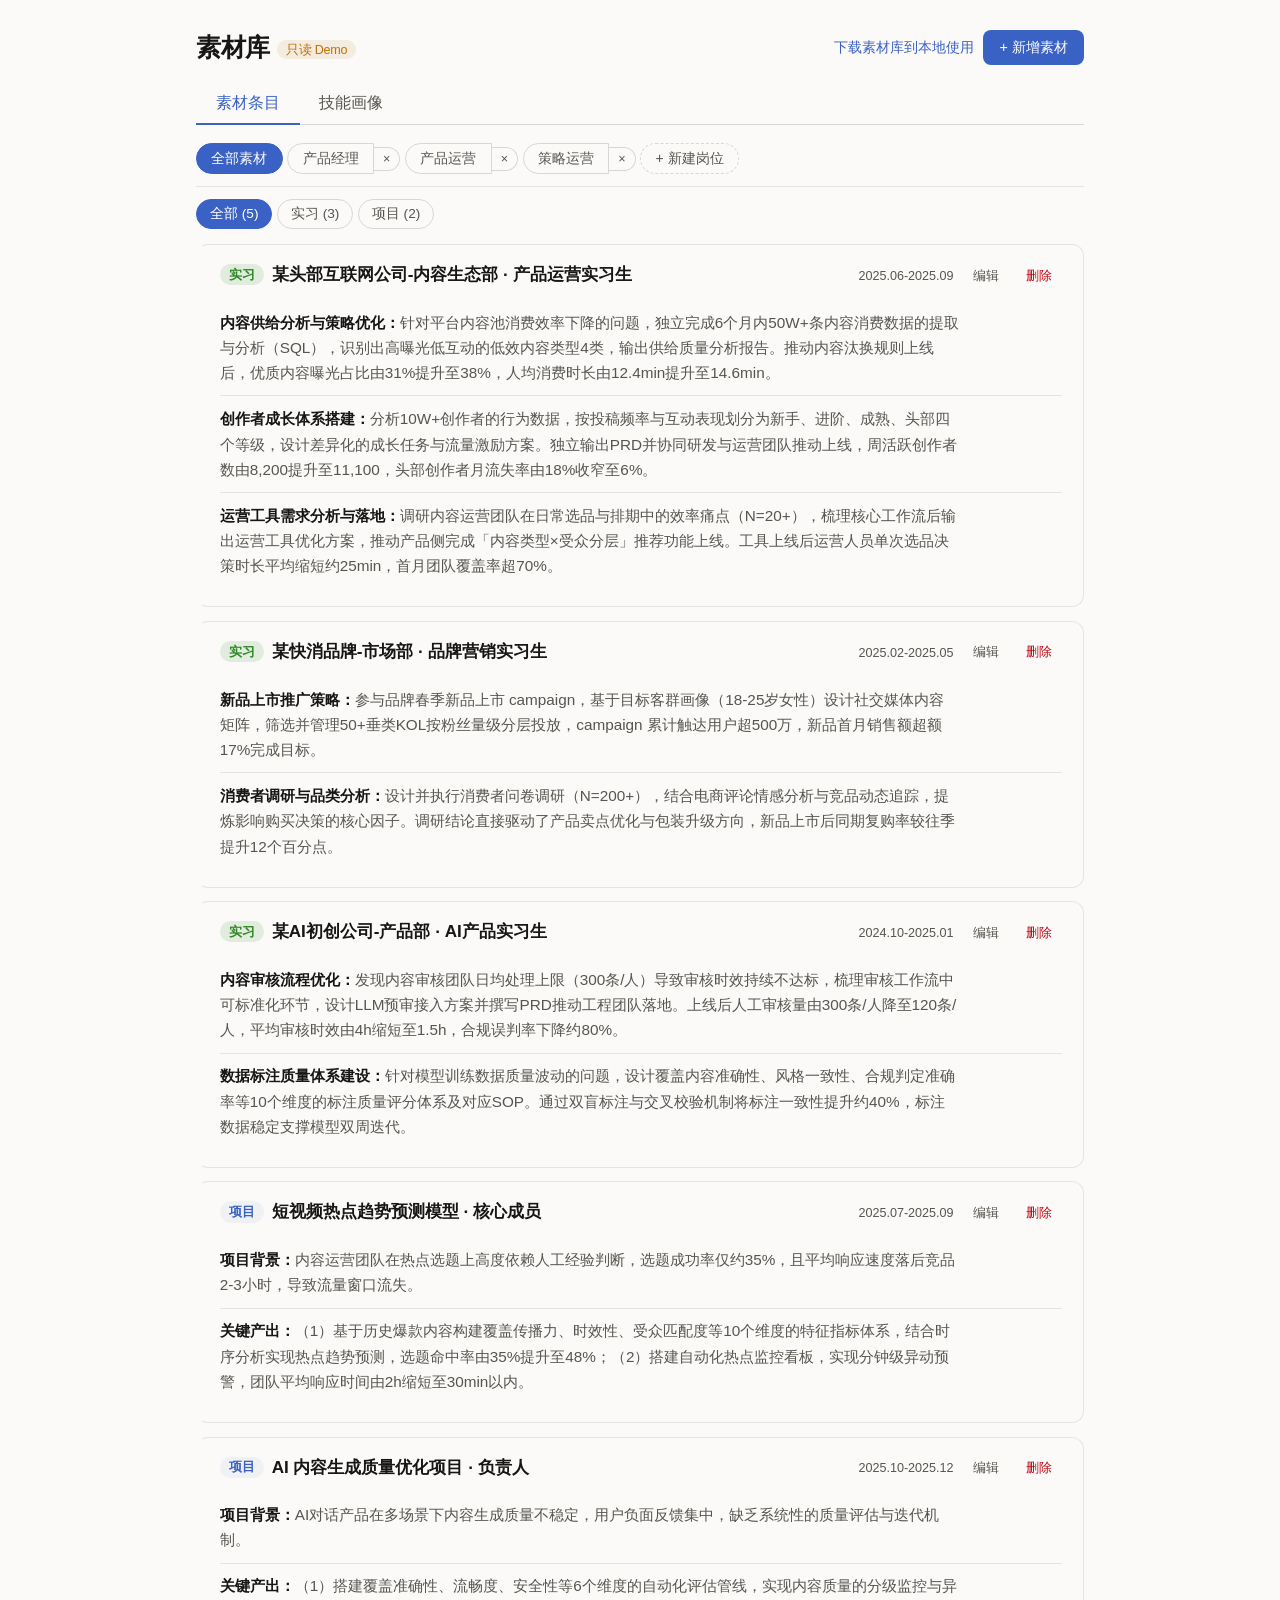
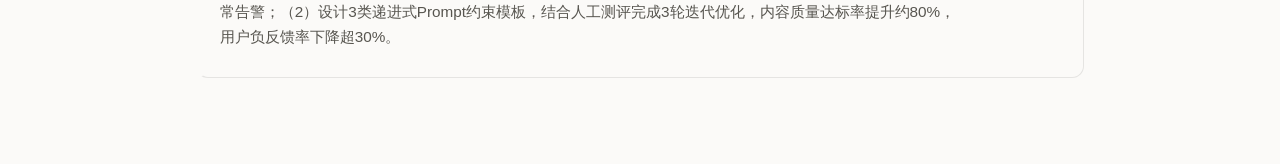
<file: assets/template/library-demo.html>
<html lang="zh-CN"><head>
<meta charset="utf-8">
<meta name="viewport" content="width=device-width, initial-scale=1.0">
<title>素材库</title>
<style>
:root {
  --surface: oklch(98.5% .003 95);
  --panel: oklch(97% .002 260);
  --hover: oklch(96% .004 95);
  --border: oklch(88% .005 90);
  --border-light: oklch(92% .003 90);
  --text: oklch(20% .005 95);
  --text-secondary: oklch(45% .01 90);
  --accent: oklch(52% .16 265);
  --accent-hover: oklch(45% .17 265);
  --accent-subtle: oklch(52% .16 265 / .06);
  --success: oklch(55% .16 142);
  --warning: oklch(62% .18 75);
  --error: oklch(50% .22 25);
  --error-subtle: oklch(50% .22 25 / .06);
  --font-ui: "PingFang SC", "Microsoft YaHei", "Hiragino Sans GB", -apple-system, sans-serif;
  --radius-sm: 8px;
  --radius-md: 12px;
  --shadow-sm: 0 1px 3px oklch(0% 0 0 / .06);
  --shadow-md: 0 8px 32px oklch(0% 0 0 / .08);
  --ease-out: cubic-bezier(.16, 1, .3, 1);
  --fast: .15s;
  --normal: .22s;
}
*, :before, :after { box-sizing: border-box; margin: 0; padding: 0; }
html { -webkit-font-smoothing: antialiased; font-size: 18px; }
body { font-family: var(--font-ui); color: var(--text); background: var(--surface); line-height: 1.6; min-height: 100vh; }

.container { max-width: 960px; margin: 0 auto; padding: 1.5rem 2rem 4rem; }

/* Header */
.page-header { display: flex; justify-content: space-between; align-items: center; margin-bottom: 1rem; }
.page-header h1 { font-size: 1.4rem; font-weight: 600; letter-spacing: -.01em; }

/* Tabs */
.tabs { display: flex; gap: 0; margin-bottom: 1rem; border-bottom: 1px solid var(--border); }
.tab { font-size: .88rem; font-family: var(--font-ui); padding: .45rem 1.1rem .5rem; border: none; background: none; color: var(--text-secondary); cursor: pointer; font-weight: 500; border-bottom: 2px solid transparent; margin-bottom: -1px; transition: all var(--fast) var(--ease-out); }
.tab:hover { color: var(--text); }
.tab.active { color: var(--accent); border-bottom-color: var(--accent); }

/* Filter row */
.filter-row { display: flex; justify-content: space-between; align-items: center; margin-bottom: .85rem; }
.filter-pills { display: flex; gap: .25rem; }
.filter-pill { font-size: .76rem; font-family: var(--font-ui); padding: .28rem .72rem; border-radius: 999px; border: 1px solid var(--border); background: none; color: var(--text-secondary); cursor: pointer; transition: all var(--fast) var(--ease-out); }
.filter-pill:hover { background: var(--hover); color: var(--text); }
.filter-pill.active { background: var(--accent); color: #fff; border-color: var(--accent); }

/* Role bar */
.role-bar { display: flex; align-items: center; gap: .25rem; flex-wrap: wrap; margin-bottom: .65rem; padding-bottom: .65rem; border-bottom: 1px solid var(--border-light); }
.role-pill { font-size: .78rem; font-family: var(--font-ui); padding: .28rem .8rem; border-radius: 999px; border: 1px solid var(--border); background: none; color: var(--text-secondary); cursor: pointer; transition: all var(--fast) var(--ease-out); font-weight: 500; }
.role-pill:hover { background: var(--hover); color: var(--text); border-color: var(--border); }
.role-pill.active { background: var(--accent); color: #fff; border-color: var(--accent); }
.role-pill-add { border-style: dashed; font-weight: 400; }
.role-pill-add:hover { border-color: var(--accent); color: var(--accent); background: var(--accent-subtle); }
.role-pill-group { display: inline-flex; align-items: center; }
.role-pill-group .role-pill { border-radius: 999px 0 0 999px; }
.role-pill-del { font-size: .7rem; padding: .28rem .5rem; border: 1px solid var(--border); border-left: none; border-radius: 0 999px 999px 0; background: none; color: var(--text-secondary); cursor: pointer; transition: all var(--fast) var(--ease-out); line-height: 1; }
.role-pill-del:hover { color: var(--error); background: var(--error-subtle); }

/* Buttons */
.btn { font-size: .8rem; font-family: var(--font-ui); border-radius: var(--radius-sm); cursor: pointer; transition: all var(--fast) var(--ease-out); display: inline-flex; align-items: center; gap: .3rem; padding: .45rem .9rem; font-weight: 500; border: none; }
.btn-primary { background: var(--accent); color: #fff; }
.btn-primary:hover { background: var(--accent-hover); }
.btn-ghost { background: none; color: var(--text-secondary); }
.btn-ghost:hover { background: var(--hover); color: var(--text); }
.btn-danger { background: var(--error-subtle); color: var(--error); }
.btn-danger:hover { background: oklch(50% .22 25 / .12); }
.btn-sm { font-size: .72rem; padding: .25rem .6rem; }

/* Entry card */
.entry-card { border: 1px solid var(--border-light); border-radius: var(--radius-md); padding: 1rem 1.15rem; margin-bottom: .75rem; background: var(--surface); transition: box-shadow var(--fast) var(--ease-out), border-color var(--fast) var(--ease-out); }
.entry-card:hover { border-color: var(--border); box-shadow: var(--shadow-sm); }
.entry-card.internship { border-left: 3px solid transparent; }
.entry-card.project { border-left: 3px solid transparent; }
.entry-card .card-head { display: flex; justify-content: space-between; align-items: flex-start; gap: .5rem; }
.entry-card .card-head .info { flex: 1; min-width: 0; }
.entry-card .card-head .info h3 { font-size: .95rem; font-weight: 600; line-height: 1.35; display: flex; align-items: center; gap: .4rem; }
.entry-card .card-head .info .meta { font-size: .76rem; color: var(--text-secondary); margin-top: .15rem; }
.type-badge { font-size: .72rem; font-weight: 600; padding: .1rem .5rem; border-radius: 999px; white-space: nowrap; flex-shrink: 0; letter-spacing: .03em; }
.type-badge.internship { background: oklch(55% .16 142 / .12); color: var(--success); }
.type-badge.project { background: var(--accent-subtle); color: var(--accent); }
.entry-card .card-head .actions { display: flex; gap: .25rem; flex-shrink: 0; }
.entry-card .card-head .card-right { display: flex; align-items: center; gap: .5rem; flex-shrink: 0; }
.entry-card .card-head .card-right .period { font-size: .7rem; color: var(--text-secondary); white-space: nowrap; }
/* Saved flash */
@keyframes saved-flash { 0% { background: var(--accent-subtle); } 100% { background: var(--surface); } }
.entry-card.flash { animation: saved-flash 1.5s var(--ease-out); }

.entry-card .ach-section { margin-top: .6rem; }
.entry-card .ach { display: flex; gap: .3rem; align-items: flex-start; padding: .55rem 0; font-size: .85rem; line-height: 1.65; }
.entry-card .ach + .ach { border-top: 1px solid var(--border-light); }
.entry-card .ach .ach-text { color: var(--text-secondary); flex: 1; }
.entry-card .ach .ach-text strong { color: var(--text); }
.entry-card .ach .ach-actions { display: flex; gap: .15rem; flex-shrink: 0; opacity: 0; transition: opacity 180ms var(--ease-out); }
.entry-card .ach:hover .ach-actions { opacity: 1; }
.ach-add { margin-top: .4rem; }
.ach-add-btn { font-size: .82rem; color: var(--text-secondary); background: none; border: 1px dashed var(--border); border-radius: var(--radius-sm); padding: .4rem .8rem; cursor: pointer; font-family: var(--font-ui); transition: all var(--fast); width: 100%; text-align: center; }
.ach-add-btn:hover { border-color: var(--accent); color: var(--accent); background: var(--accent-subtle); }

/* Skill dimension card */
.dim-card { border: 1px solid var(--border-light); border-radius: var(--radius-md); padding: 1rem 1.15rem; margin-bottom: .75rem; background: var(--surface); }
.dim-card .dim-head { display: flex; justify-content: space-between; align-items: center; margin-bottom: .55rem; cursor: pointer; user-select: none; }
.dim-card .dim-head h3 { font-size: .88rem; font-weight: 600; display: flex; align-items: center; gap: .3rem; }
.dim-card .dim-head .collapse-icon { font-size: .65rem; color: var(--text-secondary); transition: transform 180ms var(--ease-out); display: inline-block; }
.dim-card .dim-head .dim-actions { display: flex; gap: .25rem; }
.dim-body { overflow: hidden; transition: max-height 200ms var(--ease-out), opacity 180ms var(--ease-out); }
.dim-body.collapsed { max-height: 0 !important; opacity: 0; }
.dim-card .sub-skill { display: block; padding: .45rem .4rem .5rem; font-size: .82rem; border-radius: var(--radius-sm); }
.dim-card .sub-skill:hover { background: var(--hover); }
.dim-card .sub-skill .ss-header { display: flex; align-items: baseline; gap: .5rem; }
.dim-card .sub-skill .ss-name { font-weight: 600; color: var(--text); }
.dim-card .sub-skill .ss-desc { margin-top: .18rem; color: var(--text-secondary); line-height: 1.5; }
.dim-card .sub-skill .ss-prof { font-size: .68rem; font-weight: 600; padding: .1rem .45rem; border-radius: 999px; white-space: nowrap; flex-shrink: 0; }
.ss-prof.prof-熟练 { background: oklch(55% .15 145 / .12); color: oklch(45% .16 140); }
.ss-prof.prof-熟悉 { background: oklch(60% .12 75 / .1); color: oklch(50% .14 70); }
.ss-prof.prof-了解 { background: oklch(55% .02 250 / .08); color: oklch(40% .03 250); }
.dim-card .sub-skill .ss-actions { display: flex; gap: .15rem; flex-shrink: 0; opacity: 0; transition: opacity 180ms var(--ease-out); }
.dim-card .sub-skill:hover .ss-actions { opacity: 1; }
.dim-add-btn { width: 100%; text-align: center; font-size: .82rem; color: var(--text-secondary); background: none; border: 1px dashed var(--border); border-radius: var(--radius-sm); padding: .4rem .8rem; cursor: pointer; font-family: var(--font-ui); margin-top: .5rem; transition: all var(--fast); }
.dim-add-btn:hover { border-color: var(--accent); color: var(--accent); background: var(--accent-subtle); }

/* Empty */
.empty-state { text-align: center; padding: 2.5rem 1rem; color: var(--text-secondary); font-size: .8rem; }

/* Onboarding */
.onboarding { max-width: 540px; margin: 4rem auto 0; text-align: center; }
.onboarding-title { font-size: 1.4rem; font-weight: 600; letter-spacing: -.01em; margin: 0 0 .35rem; }
.onboarding-desc { color: var(--text-secondary); font-size: .85rem; line-height: 1.6; margin: 0 0 2rem; }
.onboarding-card { text-align: center; background: var(--panel); border: 1px solid var(--border-light); border-radius: var(--radius-md); padding: 1.5rem 1.8rem; margin-bottom: 1rem; }
.onboarding-card h2 { font-size: .92rem; font-weight: 600; margin: 0 0 .4rem; }
.onboarding-card p { color: var(--text-secondary); font-size: .82rem; line-height: 1.6; margin: 0 0 1rem; }
.onboarding-card .btn { font-size: .85rem; padding: .55rem 1.4rem; }
.onboarding-hint { font-size: .76rem; color: var(--text-secondary); }
.onboarding-hint .btn { font-size: .76rem; padding: .2rem .5rem; vertical-align: baseline; }

/* Overlay */
.overlay { position: fixed; inset: 0; z-index: 60; background: oklch(0% 0 0 / .4); display: flex; justify-content: center; align-items: flex-start; padding-top: 8vh; overflow-y: auto; }
.overlay-panel { background: var(--surface); border: 1px solid var(--border); border-radius: var(--radius-md); padding: 1.5rem; width: 90%; max-width: 640px; max-height: 85vh; overflow-y: auto; box-shadow: var(--shadow-md); }
.overlay-panel h2 { font-size: 1.1rem; font-weight: 600; margin-bottom: 1rem; }
.form-group { margin-bottom: .8rem; }
.form-group label { display: block; font-size: .76rem; font-weight: 500; color: var(--text-secondary); margin-bottom: .2rem; }
.form-group input, .form-group textarea, .form-group select { width: 100%; font-size: .88rem; font-family: var(--font-ui); color: var(--text); border: 1px solid var(--border); border-radius: var(--radius-sm); padding: .5rem .6rem; background: var(--surface); outline: none; transition: border-color var(--fast); }
.form-group input:focus, .form-group textarea:focus, .form-group select:focus { border-color: var(--accent); }
.form-group textarea { resize: vertical; min-height: 60px; line-height: 1.5; }
.ach-edit-block { border: 1px solid var(--border-light); border-radius: var(--radius-sm); padding: .7rem; margin-bottom: .6rem; background: var(--panel); }
.ach-edit-block .ach-edit-hd { display: flex; justify-content: space-between; align-items: center; margin-bottom: .35rem; }
.ach-edit-block input { font-size: .82rem !important; }
.ach-edit-block textarea { font-size: .82rem !important; min-height: 80px; line-height: 1.55; overflow: hidden; resize: none; }
.ach-edit-block textarea:focus { overflow: auto; resize: vertical; }
.form-actions { display: flex; gap: .5rem; justify-content: flex-end; margin-top: 1rem; }

@media (max-width: 600px) {
  .container { padding: 1rem .75rem 3rem; }
  .overlay-panel { padding: 1.25rem; }
}
</style>
</head>
<body>

<div class="container" id="app"></div>


<script id="demo-data" type="application/json">{"meta":{"version":"3.0","lastModified":"2026-06-03","candidateName":"李小明（Demo）"},"profile":{"basics":{"name":"李小明","intent":"求职意向：产品运营实习生","location":"上海","undergraduate":"复旦大学 新闻学院 传播学","graduate":"上海交通大学 媒体与传播学院 新闻与传播","graduationYear":"2026","email":"lixiaoming@example.com","phone":"13900001111"},"education":[{"degree":"硕士","school":"上海交通大学","college":"媒体与传播学院","major":"新闻与传播","period":"2024.09-2026.06"},{"degree":"本科","school":"复旦大学","college":"新闻学院","major":"传播学","period":"2020.09-2024.06"}]},"experiences":[{"id":"exp-001","type":"internship","source":{"company":"某头部互联网公司-内容生态部","role":"产品运营实习生","period":"2025.06-2025.09"},"content":{"achievements":[{"label":"内容供给分析与策略优化","text":"针对平台内容池消费效率下降的问题，独立完成6个月内50W+条内容消费数据的提取与分析（SQL），识别出高曝光低互动的低效内容类型4类，输出供给质量分析报告。推动内容汰换规则上线后，优质内容曝光占比由31%提升至38%，人均消费时长由12.4min提升至14.6min。"},{"label":"创作者成长体系搭建","text":"分析10W+创作者的行为数据，按投稿频率与互动表现划分为新手、进阶、成熟、头部四个等级，设计差异化的成长任务与流量激励方案。独立输出PRD并协同研发与运营团队推动上线，周活跃创作者数由8,200提升至11,100，头部创作者月流失率由18%收窄至6%。"},{"label":"运营工具需求分析与落地","text":"调研内容运营团队在日常选品与排期中的效率痛点（N=20+），梳理核心工作流后输出运营工具优化方案，推动产品侧完成「内容类型×受众分层」推荐功能上线。工具上线后运营人员单次选品决策时长平均缩短约25min，首月团队覆盖率超70%。"}]}},{"id":"exp-002","type":"internship","source":{"company":"某快消品牌-市场部","role":"品牌营销实习生","period":"2025.02-2025.05"},"content":{"achievements":[{"label":"新品上市推广策略","text":"参与品牌春季新品上市 campaign，基于目标客群画像（18-25岁女性）设计社交媒体内容矩阵，筛选并管理50+垂类KOL按粉丝量级分层投放，campaign 累计触达用户超500万，新品首月销售额超额17%完成目标。"},{"label":"消费者调研与品类分析","text":"设计并执行消费者问卷调研（N=200+），结合电商评论情感分析与竞品动态追踪，提炼影响购买决策的核心因子。调研结论直接驱动了产品卖点优化与包装升级方向，新品上市后同期复购率较往季提升12个百分点。"}]}},{"id":"exp-003","type":"internship","source":{"company":"某AI初创公司-产品部","role":"AI产品实习生","period":"2024.10-2025.01"},"content":{"achievements":[{"label":"内容审核流程优化","text":"发现内容审核团队日均处理上限（300条/人）导致审核时效持续不达标，梳理审核工作流中可标准化环节，设计LLM预审接入方案并撰写PRD推动工程团队落地。上线后人工审核量由300条/人降至120条/人，平均审核时效由4h缩短至1.5h，合规误判率下降约80%。"},{"label":"数据标注质量体系建设","text":"针对模型训练数据质量波动的问题，设计覆盖内容准确性、风格一致性、合规判定准确率等10个维度的标注质量评分体系及对应SOP。通过双盲标注与交叉校验机制将标注一致性提升约40%，标注数据稳定支撑模型双周迭代。"}]}},{"id":"proj-001","type":"project","source":{"title":"短视频热点趋势预测模型","role":"核心成员","period":"2025.07-2025.09"},"content":{"achievements":[{"label":"项目背景","text":"内容运营团队在热点选题上高度依赖人工经验判断，选题成功率仅约35%，且平均响应速度落后竞品2-3小时，导致流量窗口流失。"},{"label":"关键产出","text":"（1）基于历史爆款内容构建覆盖传播力、时效性、受众匹配度等10个维度的特征指标体系，结合时序分析实现热点趋势预测，选题命中率由35%提升至48%；（2）搭建自动化热点监控看板，实现分钟级异动预警，团队平均响应时间由2h缩短至30min以内。"}]}},{"id":"proj-002","type":"project","source":{"title":"AI 内容生成质量优化项目","role":"负责人","period":"2025.10-2025.12"},"content":{"achievements":[{"label":"项目背景","text":"AI对话产品在多场景下内容生成质量不稳定，用户负面反馈集中，缺乏系统性的质量评估与迭代机制。"},{"label":"关键产出","text":"（1）搭建覆盖准确性、流畅度、安全性等6个维度的自动化评估管线，实现内容质量的分级监控与异常告警；（2）设计3类递进式Prompt约束模板，结合人工测评完成3轮迭代优化，内容质量达标率提升约80%，用户负反馈率下降超30%。"}]}}],"skillDimensions":[{"name":"产品技能","items":[{"name":"原型设计与PRD","proficiency":"熟练","description":"熟练使用Axure、墨刀进行原型设计，具备独立输出PRD与需求管理经验"},{"name":"Scrum开发流程","proficiency":"熟悉","description":"了解Scrum敏捷开发流程，有跨团队项目协同经验"},{"name":"用户研究方法","proficiency":"熟练","description":"掌握用户访谈、问卷调研、可用性测试等常用用户研究方法"}]},{"name":"数据技能","items":[{"name":"SQL数据分析","proficiency":"熟练","description":"熟练使用SQL进行日常数据提取、清洗与分析"},{"name":"Excel与可视化","proficiency":"熟练","description":"精通Excel数据透视表与可视化图表制作"},{"name":"Python编程","proficiency":"熟悉","description":"具备Python基础编程与数据处理脚本编写能力"},{"name":"数据平台","proficiency":"熟悉","description":"了解神策、GrowingIO等常见数据分析平台"}]},{"name":"AI工具","items":[{"name":"LLM应用与Prompt工程","proficiency":"熟练","description":"有LLM辅助内容审核与效果评估的实践经验，掌握Prompt调试技巧"},{"name":"AI开发工具","proficiency":"熟练","description":"熟练使用Claude Code、Coze等AI开发工具进行工作流搭建"}]},{"name":"语言能力","items":[{"name":"CET-4/CET-6","proficiency":"熟练","description":"大学英语四六级"},{"name":"英语读写与沟通","proficiency":"熟练","description":"英语读写流利，可独立完成英文文档撰写与日常跨文化沟通"},{"name":"中英双语内容能力","proficiency":"熟练","description":"具备中英双语内容策划与编辑经验"}]}],"roleProfiles":{"产品经理":{"exp-001":[{"label":"需求洞察与产品规划","text":"通过定量数据分析和定性用户调研（N=20+），识别内容运营团队在选品决策中的核心效率瓶颈。独立输出产品方案，以「客群×生命周期」交叉定位模型提升推荐匹配度，划定MVP功能边界。方案评审通过后协调研发资源推动落地。"},{"label":"增长方案设计与效果验证","text":"分析大盘消费数据，洞察腰部以下创作者长期激励缺失的结构性问题。主导「阶梯式成长激励」方案的产品化设计——按创作者层级匹配差异化的流量权益与成长任务。产品上线后周活跃创作者增35%，头部流失率收窄12个百分点。"},{"label":"数据驱动的产品迭代","text":"搭建内容消费效率的监控指标体系（曝光-互动-留存），基于数据波动定位低效内容类型的共性问题，推动内容汰换规则上线。规则生效后优质内容曝光占比提升7个百分点，人均消费时长提升约18%。"}]},"产品运营":{"exp-001":[{"label":"数据提取与问题定位","text":"通过SQL提取50W+条内容消费数据，独立完成供给质量分析，定位高曝光低互动的低效内容类型4类。撰写数据分析报告并提出汰换建议，推动运营侧落地。策略生效后日均低质内容曝光量下降约40W次。"},{"label":"分层策略设计与执行","text":"基于创作者行为数据（10W+样本）搭建分层模型，按投稿频率与互动表现划分4个等级，设计对应成长任务与流量激励规则。协同产品与研发团队推动上线，周活跃创作者数由8,200提升至11,100。"},{"label":"运营效率指标监控","text":"搭建运营团队选品效率的日常监控看板，通过流程诊断定位决策链路中的冗余环节。推动产品侧上线「内容类型×受众分层」推荐工具，运营人员单次选品决策时长缩短约25min，首月团队覆盖率达70%。"}]},"策略运营":{"exp-001":[{"label":"供给策略诊断与调整","text":"通过对内容消费全链路的漏斗分析，诊断出优质内容曝光不足的结构性问题——低质内容占据过多流量入口。调整内容分发权重策略，推动汰换机制上线。调整后优质内容曝光占比由31%提升至38%，日均低质曝光量下降约40W次。"},{"label":"创作者生态策略设计","text":"分析10W+创作者的活跃度与流失趋势，识别中腰部创作者激励断裂的核心卡点。设计基于创作频率而非粉丝量级的差异化流量激励策略，替代原有单一维度的扶持方案。策略上线后头部创作者月流失率由18%降至6%。"},{"label":"策略效果评估与迭代建议","text":"构建覆盖内容质量、创作者活跃度、运营人效的三维度策略效果评估框架。通过前后数据对比验证各项策略的边际收益，输出策略迭代优先级建议。累计推动3项运营规则的优化调整，每项调整后持续追踪效果至稳定。"}]}}}</script>
<script>
// ═══ Parse — load from JSON file ═══
var LIB = null;
(function() {
  var s = document.getElementById("demo-data");
  if (s) { LIB = JSON.parse(s.textContent.trim()); window.DEMO_MODE = true; }
})();

function hasFSA() { return typeof window.showOpenFilePicker === 'function'; }

// ═══ File persistence (File System Access API + IndexedDB) ═══
var fileHandle = null;
var dirty = false;

function serializeLibrary() { return JSON.stringify(LIB, null, 2); }

function idbOpen() {
  return new Promise(function(resolve, reject) {
    var req = indexedDB.open('material-library', 2);
    req.onupgradeneeded = function() { req.result.createObjectStore('handles'); };
    req.onsuccess = function() { resolve(req.result); };
    req.onerror = function() { reject(req.error); };
  });
}

function idbGetHandle() {
  return idbOpen().then(function(db) {
    return new Promise(function(resolve) {
      var tx = db.transaction('handles', 'readonly');
      var r = tx.objectStore('handles').get('fileHandle');
      r.onsuccess = function() { resolve(r.result ? r.result.h : null); };
      r.onerror = function() { resolve(null); };
    });
  }).catch(function() { return null; });
}

function idbSaveHandle(h) {
  return idbOpen().then(function(db) {
    return new Promise(function(resolve, reject) {
      var tx = db.transaction('handles', 'readwrite');
      tx.onerror = function() { reject(tx.error); };
      tx.onabort = function() { reject(tx.error); };
      tx.oncomplete = function() { resolve(); };
      tx.objectStore('handles').put({ h: h }, 'fileHandle');
    });
  });
}

function idbClearHandle() {
  return idbOpen().then(function(db) {
    return new Promise(function(resolve) {
      var tx = db.transaction('handles', 'readwrite');
      tx.onerror = function() { resolve(); };
      tx.oncomplete = function() { resolve(); };
      tx.objectStore('handles').delete('fileHandle');
    });
  });
}

async function loadFromHandle(h) {
  try {
    var f = await h.getFile();
    var text = await f.text();
    LIB = JSON.parse(text);
    if (!LIB || typeof LIB !== 'object' || !LIB.experiences || !LIB.skillDimensions) throw new Error('数据格式不正确：缺少 experiences 或 skillDimensions 字段');
    fileHandle = h;
    try { await idbSaveHandle(h); } catch(ee) { console.warn('Handle cache failed:', ee); }
    dirty = false;
    render();
  } catch(e) {
    console.error('Load failed:', e);
    LIB = null;
    fileHandle = null;
    try { await idbClearHandle(); } catch(ee) {}
    alert('无法加载文件：' + e.message + '\n\n请确认选择的是 library-data.json 文件。');
    render();
  }
}

async function openLibraryFile() {
  if (window.DEMO_MODE) { alert("只读 Demo 不支持打开文件。请下载素材库到本地使用。"); return; }
  try {
    var handles = await window.showOpenFilePicker({ multiple: false });
    if (!handles.length) return;
    var app = document.getElementById('app');
    if (app) app.innerHTML = '<div class=\"empty-state\">加载中...</div>';
    await loadFromHandle(handles[0]);
  } catch(e) {
    if (e.name === 'AbortError') return;
    console.error('Open failed:', e);
    if (e.name === 'SecurityError') {
      alert('当前页面不是安全上下文，无法使用文件选择器。\n\n解决方法：\n1. 直接用浏览器打开 library.html（file:// 协议）\n2. 或用 HTTPS 访问');
    } else {
      alert('打开文件失败：' + e.message);
    }
  }
}

async function writeToDisk() {
  if (window.DEMO_MODE) { alert("只读 Demo 不支持保存。请下载素材库到本地使用。"); return; }
  if (!fileHandle) return downloadFile();
  try {
    var perm = await fileHandle.queryPermission({ mode: 'readwrite' });
    if (perm !== 'granted') {
      perm = await fileHandle.requestPermission({ mode: 'readwrite' });
      if (perm !== 'granted') { alert('需要写入权限才能保存'); return; }
    }
    var writable = await fileHandle.createWritable();
    await writable.write(serializeLibrary());
    await writable.close();
    dirty = false;
    render();
  } catch(e) {
    console.error('Write failed:', e);
    await idbClearHandle();
    fileHandle = null;
    alert('保存失败，文件可能已被移动。请重新打开 JSON 文件。');
    render();
  }
}

function downloadFile() {
  var json = LIB ? serializeLibrary() : JSON.stringify({
    meta: { version: '3.0', lastModified: '', candidateName: '' },
    profile: { basics: { name: '', intent: '', location: '', undergraduate: '', graduate: '', graduationYear: '', email: '', phone: '' }, education: [] },
    experiences: [],
    skillDimensions: [],
    roleProfiles: {}
  }, null, 2);
  var blob = new Blob([json], { type: 'application/json' });
  var a = document.createElement('a');
  a.href = URL.createObjectURL(blob);
  a.download = 'library-data.json';
  a.click();
  URL.revokeObjectURL(a.href);
  dirty = false;
  render();
}

function markDirty() { dirty = true; }

window.addEventListener('beforeunload', function(e) {
  if (dirty) { e.preventDefault(); e.returnValue = ''; }
});

(function init() {
  if (window.DEMO_MODE) { render(); return; }
  if (!hasFSA()) { render(); return; }
  idbGetHandle().then(function(h) {
    if (h) {
      h.queryPermission({ mode: 'readwrite' }).then(function(p) {
        if (p === 'granted') { loadFromHandle(h); }
        else { render(); }
      });
    } else { render(); }
  });
})();

// ═══ State ═══
var activeTab = 'entries'; // 'entries' | 'skills'
var entryFilter = '全部';  // '全部' | '实习' | '项目'
var editingEntry = null;   // null | entry object (null = create new)
var editingAchIdx = null;  // for inline achievement editing
var editingDim = null;     // dimension name being edited
var editingSkill = null;   // { dimName, idx } for sub-skill being edited
var deleteConfirm = null;
var activeRole = null;     // null = master view, string = role profile name

// ═══ Role helpers ═══
function ensureRoleProfiles() { if (!LIB.roleProfiles) LIB.roleProfiles = {}; }
function getRoleNames() { ensureRoleProfiles(); return Object.keys(LIB.roleProfiles); }
function getEffectiveAchievements(entry) {
  if (activeRole && LIB.roleProfiles && LIB.roleProfiles[activeRole] && LIB.roleProfiles[activeRole][entry.id]) {
    return LIB.roleProfiles[activeRole][entry.id];
  }
  return entry.content.achievements;
}
function switchRole(name) { activeRole = (name === activeRole) ? null : name; render(); }
function createRole() {
  if (window.DEMO_MODE) { alert("只读 Demo 不支持新建岗位。"); return; }
  var name = prompt('新岗位名称（如 AI产品经理）：');
  if (!name || !name.trim()) return;
  name = name.trim();
  ensureRoleProfiles();
  if (LIB.roleProfiles[name]) { alert('岗位「' + name + '」已存在'); return; }
  LIB.roleProfiles[name] = {};
  // Auto-copy all master achievements to new role
  LIB.experiences.forEach(function(e) {
    LIB.roleProfiles[name][e.id] = JSON.parse(JSON.stringify(e.content.achievements));
  });
  activeRole = name;
  markDirty();
  render();
  writeToDisk();
}
function deleteRole(name) {
  if (window.DEMO_MODE) { alert("只读 Demo 不支持删除岗位。"); return; }
  if (!confirm('删除岗位「' + name + '」？\n经历原始版本不受影响，仅删除该岗位下的改写版本。')) return;
  ensureRoleProfiles();
  delete LIB.roleProfiles[name];
  if (activeRole === name) activeRole = null;
  markDirty();
  render();
  writeToDisk();
}
function copyFromMaster(entryId) {
  if (!activeRole) return;
  ensureRoleProfiles();
  if (!LIB.roleProfiles[activeRole]) LIB.roleProfiles[activeRole] = {};
  var entry = LIB.experiences.find(function(e) { return e.id === entryId; });
  if (!entry) return;
  LIB.roleProfiles[activeRole][entryId] = JSON.parse(JSON.stringify(entry.content.achievements));
  markDirty();
  render();
  writeToDisk();
}

// ═══ Helpers ═══
function esc(s) { return String(s).replace(/&/g,'&amp;').replace(/</g,'&lt;').replace(/>/g,'&gt;'); }
function genId() { return 'id-' + Date.now() + '-' + Math.random().toString(36).slice(2, 6); }

// ═══ Entry filtering ═══
function filtered() {
  if (entryFilter === '全部') return LIB.experiences;
  var t = entryFilter === '实习' ? 'internship' : 'project';
  return LIB.experiences.filter(function(e) { return e.type === t; });
}
function sorted(entries) {
  return entries.slice().sort(function(a, b) {
    if (a.type !== b.type) return a.type === 'internship' ? -1 : 1;
    var ap = a.source.period || '', bp = b.source.period || '';
    var am = ap.match(/(\d{4})/), bm = bp.match(/(\d{4})/);
    var ay = am ? +am[1] : 0, by = bm ? +bm[1] : 0;
    return by - ay;
  });
}

// ═══ Skill helpers ═══
function ensureSkillDimensions() {
  if (!LIB.skillDimensions) LIB.skillDimensions = [];
}
function findSkillInDim(dimName, skillName) {
  var dim = LIB.skillDimensions.find(function(d) { return d.name === dimName; });
  if (!dim) return -1;
  return dim.items.findIndex(function(s) { return s.name === skillName; });
}

// ═══ Render ═══
function render() {
  try {
    removeOverlays();
    var app = document.getElementById('app');
    if (!LIB) {
      app.innerHTML = renderOnboarding();
      return;
    }
    app.innerHTML = renderHeader() + renderTabs() + renderRoleBar() + renderBody();
    if (deleteConfirm) renderDeleteConfirm();
    if (editingEntry !== null) renderEntryEditor();
    if (editingDim !== null || editingSkill !== null) renderSkillEditor();
  } catch(e) {
    console.error('Render error:', e);
    var app = document.getElementById('app');
    if (app) app.innerHTML = '<div class=\"empty-state\">渲染出错: ' + e.message + '</div>';
  }
}

function renderRoleBar() {
  if (activeTab !== 'entries') return '';
  var roles = getRoleNames();
  var h = '<div class="role-bar">';
  h += '<button class="role-pill' + (activeRole === null ? ' active' : '') + '" onclick="switchRole(null)">全部素材</button>';
  roles.forEach(function(r) {
    h += '<span class="role-pill-group">';
    h += '<button class="role-pill' + (activeRole === r ? ' active' : '') + '" onclick="switchRole(\'' + esc(r) + '\')">' + esc(r) + '</button>';
    h += '<button class="role-pill-del" onclick="event.stopPropagation();deleteRole(\'' + esc(r) + '\')" title="删除此岗位">×</button>';
    h += '</span>';
  });
  h += '<button class="role-pill role-pill-add" onclick="createRole()">+ 新建岗位</button>';
  if (activeRole) {
    h += '<span style="margin-left:auto;font-size:.72rem;color:var(--text-secondary)">编辑后保存即存入「' + esc(activeRole) + '」</span>';
  }
  h += '</div>';
  return h;
}

function renderHeader() {
  if (window.DEMO_MODE) {
    return '<div class="page-header"><h1>素材库 <span style="font-size:.7rem;font-weight:400;color:var(--warning);background:oklch(62% .18 75 / .1);padding:.15rem .5rem;border-radius:999px;vertical-align:middle">只读 Demo</span></h1><div style="display:flex;align-items:center;gap:.5rem"><a href="https://github.com/Uzimelow/ai-native-resume-kit/raw/main/material-library/library.html" style="font-size:.78rem;color:var(--accent);text-decoration:none">下载素材库到本地使用</a>' +
      (activeTab === 'entries' ? '<button class="btn btn-primary" onclick="startNewEntry()">+ 新增素材</button>' : '<button class="btn btn-primary" onclick="startNewDim()">+ 新增能力大类</button>') +
      '</div></div>';
  }
  var saveHtml = '';
  if (!fileHandle) {
    saveHtml = '<button class="btn btn-ghost btn-sm" onclick="openLibraryFile()" title="选择 JSON 数据文件">打开文件</button>';
  } else if (dirty) {
    saveHtml = '<button class="btn btn-ghost btn-sm" onclick="writeToDisk()" style="color:var(--warning)" title="保存到磁盘">● 未保存</button>';
  } else {
    saveHtml = '<span style="font-size:.72rem;color:var(--success)" title="已自动保存">● 已保存</span>';
  }
  if (!fileHandle && typeof window.showOpenFilePicker === 'undefined') {
    saveHtml = '<button class="btn btn-ghost btn-sm" onclick="downloadFile()" title="下载 JSON 数据文件">下载</button>';
  }
  return '<div class="page-header"><h1>素材库</h1><div style="display:flex;align-items:center;gap:.5rem">' + saveHtml +
    (activeTab === 'entries'
      ? '<button class="btn btn-primary" onclick="startNewEntry()">+ 新增素材</button>'
      : '<button class="btn btn-primary" onclick="startNewDim()">+ 新增能力大类</button>') +
    '</div></div>';
}

function renderTabs() {
  var tabs = [{ id: 'entries', label: '素材条目' }, { id: 'skills', label: '技能画像' }];
  var h = '<div class="tabs">';
  tabs.forEach(function(t) {
    h += '<button class="tab' + (activeTab === t.id ? ' active' : '') + '" onclick="switchTab(\'' + t.id + '\')">' + t.label + '</button>';
  });
  h += '</div>';
  return h;
}

function renderOnboarding() {
  var h = '<div class="onboarding">';
  h += '<h1 class="onboarding-title">素材库</h1>';
  h += '<p class="onboarding-desc">管理简历经历与技能画像。编辑内容自动保存到本地 JSON 文件。</p>';
  if (hasFSA()) {
    h += '<div class="onboarding-card">';
    h += '<h2>选择数据文件</h2>';
    h += '<p>选中你的 <b>library-data.json</b>，之后所有编辑自动保存，无需重复操作。</p>';
    h += '<button class="btn btn-primary" onclick="openLibraryFile()">选择文件</button>';
    h += '</div>';
    h += '<p class="onboarding-hint">还没有数据文件？<button class="btn btn-ghost btn-sm" onclick="downloadFile()">下载 demo</button>作为起点</p>';
    h += '<p class="onboarding-hint" style="margin-top:.65rem">页面刷新后将返回此页面，需重新选择数据文件。</p>';
  } else {
    h += '<div class="onboarding-card">';
    h += '<h2>浏览器兼容性说明</h2>';
    h += '<p>你的浏览器不支持本地文件写入。编辑后请下载 JSON 文件并手动替换原文件。</p>';
    h += '<button class="btn btn-primary" onclick="downloadFile()">下载 library-data.json</button>';
    h += '</div>';
  }
  h += '</div>';
  return h;
}

function switchTab(t) { activeTab = t; editingEntry = null; editingDim = null; editingSkill = null; render(); }

function renderBody() {
  if (activeTab === 'entries') return renderEntries();
  return renderSkills();
}

// ═══ ENTRIES TAB ═══
function renderEntries() {
  var entries = sorted(filtered());
  var h = '<div class="filter-row"><div class="filter-pills">';
  ['全部', '实习', '项目'].forEach(function(f) {
    var cnt = f === '全部' ? LIB.experiences.length : LIB.experiences.filter(function(e) { return e.type === (f === '实习' ? 'internship' : 'project'); }).length;
    h += '<button class="filter-pill' + (entryFilter === f ? ' active' : '') + '" onclick="setFilter(\'' + f + '\')">' + f + ' (' + cnt + ')</button>';
  });
  h += '</div></div>';
  if (!entries.length) return h + '<div class="empty-state">暂无素材，点击右上角「+ 新增素材」开始</div>';
  entries.forEach(function(e) { h += renderEntryCard(e); });
  return h;
}
function setFilter(f) { entryFilter = f; render(); }

function renderEntryCard(e) {
  var achievements = getEffectiveAchievements(e) || [];
  var isRoleOverride = activeRole && LIB.roleProfiles && LIB.roleProfiles[activeRole] && LIB.roleProfiles[activeRole][e.id];
  var achHtml = '';
  achievements.forEach(function(a, i) {
    achHtml += '<div class="ach">' +
      '<span class="ach-text"><strong>' + esc(a.label) + '：</strong>' + esc(a.text) + '</span>' +
      '<span class="ach-actions">' +
        '<button class="btn btn-ghost btn-sm" onclick="event.stopPropagation();editAchievement(\'' + e.id + '\',' + i + ')">编辑</button>' +
        '<button class="btn btn-ghost btn-sm" onclick="event.stopPropagation();deleteAchievement(\'' + e.id + '\',' + i + ')" style="color:var(--error)">删除</button>' +
      '</span>' +
    '</div>';
  });
  var companyName = e.source.company || e.source.title || '未命名';
  var roleWithDept = (e.type === 'internship' ? '<span class="type-badge internship">实习</span>' : '<span class="type-badge project">项目</span>') + esc(companyName);
  if (e.source.role) roleWithDept += ' · ' + esc(e.source.role);
  if (isRoleOverride) roleWithDept += ' <span style="font-size:.64rem;color:var(--accent);font-weight:400">（岗位改写）</span>';

  var copyBtn = '';
  if (activeRole && !isRoleOverride) {
    copyBtn = '<button class="btn btn-ghost btn-sm" onclick="event.stopPropagation();copyFromMaster(\'' + e.id + '\')" title="从原始版本复制到此岗位，然后可以独立改写">从原始复制</button>';
  }

  return '<div class="entry-card ' + (e.type === 'internship' ? 'internship' : 'project') + '" id="card-' + e.id + '">' +
    '<div class="card-head">' +
      '<div class="info">' +
        '<h3>' + roleWithDept + '</h3>' +
      '</div>' +
      '<div class="card-right">' +
        (e.source.period ? '<span class="period">' + esc(e.source.period) + '</span>' : '') +
        '<div class="actions">' +
          (copyBtn || '') +
          '<button class="btn btn-ghost btn-sm" onclick="startEditEntry(\'' + e.id + '\')">编辑</button>' +
          '<button class="btn btn-ghost btn-sm" onclick="confirmDeleteEntry(\'' + e.id + '\')" style="color:var(--error)">删除</button>' +
        '</div>' +
      '</div>' +
    '</div>' +
    '<div class="ach-section">' + achHtml + '</div>' +
  '</div>';
}

// ═══ Collapse state ═══
var collapsedDims = {};

function toggleDim(dimName) {
  collapsedDims[dimName] = !collapsedDims[dimName];
  render();
}

// ═══ SKILLS TAB ═══
function renderSkills() {
  ensureSkillDimensions();
  var dims = LIB.skillDimensions;
  if (!dims.length) return '<div class="empty-state">暂无技能画像，点击右上角「+ 新增能力大类」开始</div>';
  var h = '';
  dims.forEach(function(d) {
    var isCollapsed = collapsedDims[d.name] || false;
    var icon = isCollapsed ? '▸' : '▾';
    h += '<div class="dim-card">' +
      '<div class="dim-head" onclick="toggleDim(\'' + esc(d.name) + '\')">' +
        '<h3><span class="collapse-icon">' + icon + '</span>' + esc(d.name) + ' <span style="font-weight:400;color:var(--text-secondary);font-size:.7rem">' + (d.items||[]).length + ' 项</span></h3>' +
        '<div class="dim-actions" onclick="event.stopPropagation()">' +
          '<button class="btn btn-ghost btn-sm" onclick="startEditDim(\'' + esc(d.name) + '\')">重命名</button>' +
          '<button class="btn btn-ghost btn-sm" onclick="confirmDeleteDim(\'' + esc(d.name) + '\')" style="color:var(--error)">删除</button>' +
        '</div>' +
      '</div>' +
      '<div class="dim-body' + (isCollapsed ? ' collapsed' : '') + '">';
    (d.items || []).forEach(function(s, i) {
      h += '<div class="sub-skill">' +
        '<div class="ss-header">' +
          '<span class="ss-name">' + esc(s.name) + '</span>' +
          '<span class="ss-prof prof-' + esc(s.proficiency || '') + '">' + esc(s.proficiency || '') + '</span>' +
          '<span class="ss-actions">' +
            '<button class="btn btn-ghost btn-sm" onclick="startEditSkill(\'' + esc(d.name) + '\',' + i + ')">编辑</button>' +
            '<button class="btn btn-ghost btn-sm" onclick="deleteSkill(\'' + esc(d.name) + '\',' + i + ')" style="color:var(--error)">删除</button>' +
          '</span>' +
        '</div>' +
        '<div class="ss-desc">' + esc(s.description || '') + '</div>' +
      '</div>';
    });
    h += '<button class="dim-add-btn" onclick="startNewSkill(\'' + esc(d.name) + '\')">+ 新增子技能</button>';
    h += '</div></div>';
  });
  return h;
}

// ═══ ENTRY EDITOR OVERLAY ═══
function startNewEntry() {
  editingEntry = {
    id: genId(),
    type: 'internship',
    source: { company: '', role: '', period: '' },
    content: { achievements: [{ label: '', text: '' }] }
  };
  render();
}
function startEditEntry(id) {
  var e = LIB.experiences.find(function(x) { return x.id === id; });
  if (!e) return;
  editingEntry = JSON.parse(JSON.stringify(e));
  // In role mode, load role-specific achievements into the editor
  if (activeRole) {
    var roleAchs = getEffectiveAchievements(e);
    editingEntry.content.achievements = JSON.parse(JSON.stringify(roleAchs));
  }
  if (!editingEntry.content.achievements || !editingEntry.content.achievements.length) editingEntry.content.achievements = [{ label: '', text: '' }];
  render();
}
function closeEditor() { editingEntry = null; removeOverlays(); render(); }
function removeOverlays() { var ovs = document.querySelectorAll('.overlay'); for (var i = 0; i < ovs.length; i++) ovs[i].remove(); }

function renderEntryEditor() {
  var e = editingEntry;
  var isNew = !LIB.experiences.some(function(x) { return x.id === e.id; });
  var ov = document.createElement('div');
  ov.className = 'overlay';
  ov.onclick = function(ev) { if (ev.target === ov) closeEditor(); };

  var h = '<div class="overlay-panel"><h2>' + (isNew ? '新增素材' : '编辑素材') + '</h2>';

  // Type
  h += '<div class="form-group"><label>类型</label><select id="ef-type" onchange="onEntryTypeChange()">' +
    '<option value="internship"' + (e.type==='internship'?' selected':'') + '>实习</option>' +
    '<option value="project"' + (e.type==='project'?' selected':'') + '>项目</option>' +
    '</select></div>';

  // Company / Project title
  h += '<div class="form-group"><label>' + (e.type==='project'?'项目名称':'公司') + '</label>' +
    '<input id="ef-company" value="' + esc(e.type==='project'?(e.source.title||''):(e.source.company||'')) + '" placeholder="' + (e.type==='project'?'项目名称':'公司名') + '"></div>';

  // Role
  h += '<div class="form-group"><label>岗位</label>' +
    '<input id="ef-role" value="' + esc(e.source.role||'') + '" placeholder="岗位名"></div>';

  // Period
  h += '<div class="form-group"><label>时间段</label>' +
    '<input id="ef-period" value="' + esc(e.source.period||'') + '" placeholder="如 2025.08-2025.11"></div>';

  // Achievements — unified vertical layout
  h += '<div class="form-group"><label>Achievements</label>';
  var achs = e.content.achievements || [{ label: '', text: '' }];
  achs.forEach(function(a, i) {
    h += '<div class="ach-edit-block">' +
      '<div class="ach-edit-hd">' +
        '<span style="font-size:.72rem;color:var(--text-secondary);font-weight:600">#' + (i+1) + '</span>' +
        (achs.length > 1 ? '<button class="btn btn-ghost btn-sm" onclick="removeAchievement(' + i + ')" style="color:var(--error)">删除</button>' : '') +
      '</div>' +
      '<input id="ef-alabel-' + i + '" value="' + esc(a.label||'') + '" placeholder="成果标签（5-12字）" style="margin-bottom:.3rem">' +
      '<textarea id="ef-atext-' + i + '" placeholder="STAR 描述——情况 → 任务 → 动作 → 结果（含量化数据）" style="min-height:80px">' + esc(a.text||'') + '</textarea>' +
    '</div>';
  });
  h += '</div>';
	  h += '<button class="ach-add-btn" onclick="addAchievement()">+ 新增 achievement</button>';

  h += '<div class="form-actions">' +
    '<button class="btn btn-ghost" onclick="closeEditor()">取消</button>' +
    '<button class="btn btn-primary" onclick="saveEntry()">保存</button>' +
  '</div></div>';

  ov.innerHTML = h;
  document.body.appendChild(ov);
  // Auto-resize textareas to show full content
  var tas = ov.querySelectorAll('textarea');
  for (var ti = 0; ti < tas.length; ti++) {
    (function(ta) {
      ta.style.height = 'auto';
      ta.style.height = (ta.scrollHeight + 2) + 'px';
      ta.addEventListener('input', function() {
        ta.style.height = 'auto';
        ta.style.height = (ta.scrollHeight + 2) + 'px';
      });
    })(tas[ti]);
  }
}

function onEntryTypeChange() {
  var sel = document.getElementById('ef-type');
  editingEntry.type = sel.value;
  if (!editingEntry.content.achievements) editingEntry.content.achievements = [{ label: '', text: '' }];
  closeEditor();
  render();
  renderEntryEditor();
}
function addAchievement() {
  editingEntry.content.achievements.push({ label: '', text: '' });
  removeOverlays(); renderEntryEditor();
}
function removeAchievement(i) {
  editingEntry.content.achievements.splice(i, 1);
  removeOverlays(); renderEntryEditor();
}

function saveEntry() {
  var e = editingEntry;
  e.type = document.getElementById('ef-type').value;
  var compVal = document.getElementById('ef-company').value.trim();
  // Unified: both internships and projects use source.title/company for display
  if (e.type === 'project') { e.source.title = compVal; }
  else { e.source.company = compVal; }
  e.source.role = document.getElementById('ef-role').value.trim();
  e.source.period = document.getElementById('ef-period').value.trim();

  // Collect achievements from form
  var achs = [];
  var ai = 0;
  while (document.getElementById('ef-alabel-' + ai)) {
    var al = document.getElementById('ef-alabel-' + ai).value.trim();
    var at = document.getElementById('ef-atext-' + ai).value.trim();
    if (al || at) achs.push({ label: al, text: at });
    ai++;
  }
  achs = achs.length ? achs : [{ label: '', text: '' }];

  // Upsert master entry (shared metadata always in master)
  var idx = LIB.experiences.findIndex(function(x) { return x.id === e.id; });
  if (idx >= 0) { LIB.experiences[idx] = e; }
  else { LIB.experiences.push(e); }

  // Save achievements: role profile override or master
  if (activeRole) {
    ensureRoleProfiles();
    if (!LIB.roleProfiles[activeRole]) LIB.roleProfiles[activeRole] = {};
    LIB.roleProfiles[activeRole][e.id] = achs;
    // Keep master achievements unchanged
  } else {
    e.content.achievements = achs;
    delete e.content.points;
  }

  var savedId = e.id;
  editingEntry = null;
  markDirty();
  render();
  writeToDisk();
  // Flash the saved card
  var card = document.getElementById('card-' + savedId);
  if (card) { card.classList.add('flash'); setTimeout(function() { card.classList.remove('flash'); }, 1500); }
}

// ═══ Inline achievement edit ═══
function editAchievement(entryId, achIdx) {
  var original = LIB.experiences.find(function(x) { return x.id === entryId; });
  if (!original) return;
  // Clone first, then append empty achievement if needed — never mutate original
  editingEntry = JSON.parse(JSON.stringify(original));
  if (!editingEntry.content.achievements) editingEntry.content.achievements = [];
  if (achIdx >= editingEntry.content.achievements.length) {
    editingEntry.content.achievements.push({ label: '', text: '' });
  }
  render();
  renderEntryEditor();
}
function deleteAchievement(entryId, achIdx) {
  var e = LIB.experiences.find(function(x) { return x.id === entryId; });
  if (!e) return;
  var achs = e.content.achievements || [];
  if (achs.length <= 1) return;
  deleteConfirm = { type: 'achievement', entryId: entryId, achIdx: achIdx };
  render();
}

// ═══ Delete confirm ═══
function confirmDeleteEntry(id) { deleteConfirm = { type: 'entry', id: id }; render(); }
function confirmDeleteDim(name) { deleteConfirm = { type: 'dim', name: name }; render(); }
function cancelDelete() { deleteConfirm = null; render(); }
function executeDelete() {
  if (!deleteConfirm) return;
  if (deleteConfirm.type === 'entry') {
    LIB.experiences = LIB.experiences.filter(function(e) { return e.id !== deleteConfirm.id; });
  } else if (deleteConfirm.type === 'dim') {
    LIB.skillDimensions = LIB.skillDimensions.filter(function(d) { return d.name !== deleteConfirm.name; });
  } else if (deleteConfirm.type === 'achievement') {
    var e = LIB.experiences.find(function(x) { return x.id === deleteConfirm.entryId; });
    if (e && e.content.achievements) e.content.achievements.splice(deleteConfirm.achIdx, 1);
  }
  deleteConfirm = null;
  markDirty();
  render();
  writeToDisk();
}
function renderDeleteConfirm() {
  var ov = document.createElement('div');
  ov.className = 'overlay';
  ov.innerHTML = '<div class="overlay-panel" style="max-width:320px"><p style="font-size:.85rem;margin-bottom:1rem">确定删除？此操作不可撤销。</p>' +
    '<div class="form-actions"><button class="btn btn-ghost" onclick="cancelDelete()">取消</button><button class="btn btn-danger" onclick="executeDelete()">删除</button></div></div>';
  document.body.appendChild(ov);
}

// ═══ Skill editors ═══
function startNewDim() {
  editingDim = { name: '', items: [] };
  editingSkill = null;
  render();
}
function startEditDim(dimName) {
  var d = LIB.skillDimensions.find(function(x) { return x.name === dimName; });
  if (!d) return;
  editingDim = JSON.parse(JSON.stringify(d));
  editingSkill = null;
  render();
}
function startNewSkill(dimName) {
  editingSkill = { dimName: dimName, idx: -1, skill: { name: '', proficiency: '熟悉', description: '' } };
  editingDim = null;
  render();
}
function startEditSkill(dimName, idx) {
  var d = LIB.skillDimensions.find(function(x) { return x.name === dimName; });
  if (!d || !d.items[idx]) return;
  editingSkill = { dimName: dimName, idx: idx, skill: JSON.parse(JSON.stringify(d.items[idx])) };
  editingDim = null;
  render();
}
function deleteSkill(dimName, idx) {
  var d = LIB.skillDimensions.find(function(x) { return x.name === dimName; });
  if (!d) return;
  d.items.splice(idx, 1);
  markDirty();
  render();
  writeToDisk();
}
function closeSkillEditor() { editingDim = null; editingSkill = null; removeOverlays(); render(); }

function renderSkillEditor() {
  var ov = document.createElement('div');
  ov.className = 'overlay';
  ov.onclick = function(ev) { if (ev.target === ov) closeSkillEditor(); };

  var h = '<div class="overlay-panel" style="max-width:480px">';
  if (editingDim !== null) {
    var isNewDim = !LIB.skillDimensions.some(function(d) { return d.name === editingDim.name; });
    h += '<h2>' + (isNewDim ? '新增能力大类' : '重命名能力大类') + '</h2>';
    h += '<div class="form-group"><label>能力大类名称</label><input id="sk-dim-name" value="' + esc(editingDim.name||'') + '" placeholder="如 数据分析能力"></div>';
    h += '<div class="form-actions">' +
      '<button class="btn btn-ghost" onclick="closeSkillEditor()">取消</button>' +
      '<button class="btn btn-primary" onclick="saveDim()">保存</button></div>';
  } else if (editingSkill !== null) {
    var isNew = editingSkill.idx < 0;
    h += '<h2>' + (isNew ? '新增子技能' : '编辑子技能') + '</h2>';
    h += '<div class="form-group"><label>所属能力大类</label><input disabled value="' + esc(editingSkill.dimName) + '"></div>';
    h += '<div class="form-group"><label>技能名称</label><input id="sk-name" value="' + esc(editingSkill.skill.name||'') + '" placeholder="如 SQL"></div>';
    h += '<div class="form-group"><label>熟练度</label><select id="sk-prof">' +
      ['了解','熟悉','熟练'].map(function(p) { return '<option value="' + p + '"' + (editingSkill.skill.proficiency===p?' selected':'') + '>' + p + '</option>'; }).join('') +
      '</select></div>';
    h += '<div class="form-group"><label>描述</label><textarea id="sk-desc" placeholder="应用场景或能力说明">' + esc(editingSkill.skill.description||'') + '</textarea></div>';
    h += '<div class="form-actions">' +
      '<button class="btn btn-ghost" onclick="closeSkillEditor()">取消</button>' +
      '<button class="btn btn-primary" onclick="saveSkill()">保存</button></div>';
  }
  h += '</div>';
  ov.innerHTML = h;
  document.body.appendChild(ov);
}

function saveDim() {
  ensureSkillDimensions();
  var name = document.getElementById('sk-dim-name').value.trim();
  if (!name) return;
  if (editingDim.name && editingDim.name !== name) {
    // Rename: update existing
    var d = LIB.skillDimensions.find(function(x) { return x.name === editingDim.name; });
    if (d) d.name = name;
  } else if (!editingDim.name) {
    // New: add
    if (LIB.skillDimensions.some(function(d) { return d.name === name; })) return; // duplicate
    LIB.skillDimensions.push({ name: name, items: [] });
  }
  editingDim = null;
  markDirty();
  render();
  writeToDisk();
}
function saveSkill() {
  ensureSkillDimensions();
  var dim = LIB.skillDimensions.find(function(d) { return d.name === editingSkill.dimName; });
  if (!dim) return;
  var s = {
    name: document.getElementById('sk-name').value.trim(),
    proficiency: document.getElementById('sk-prof').value,
    description: document.getElementById('sk-desc').value.trim()
  };
  if (!s.name) return;
  if (editingSkill.idx >= 0) {
    dim.items[editingSkill.idx] = s;
  } else {
    if (dim.items.some(function(x) { return x.name === s.name; })) return; // duplicate
    dim.items.push(s);
  }
  editingSkill = null;
  markDirty();
  render();
  writeToDisk();
}

// ═══ Init ═══
render();

</script>


</body></html>
</file>
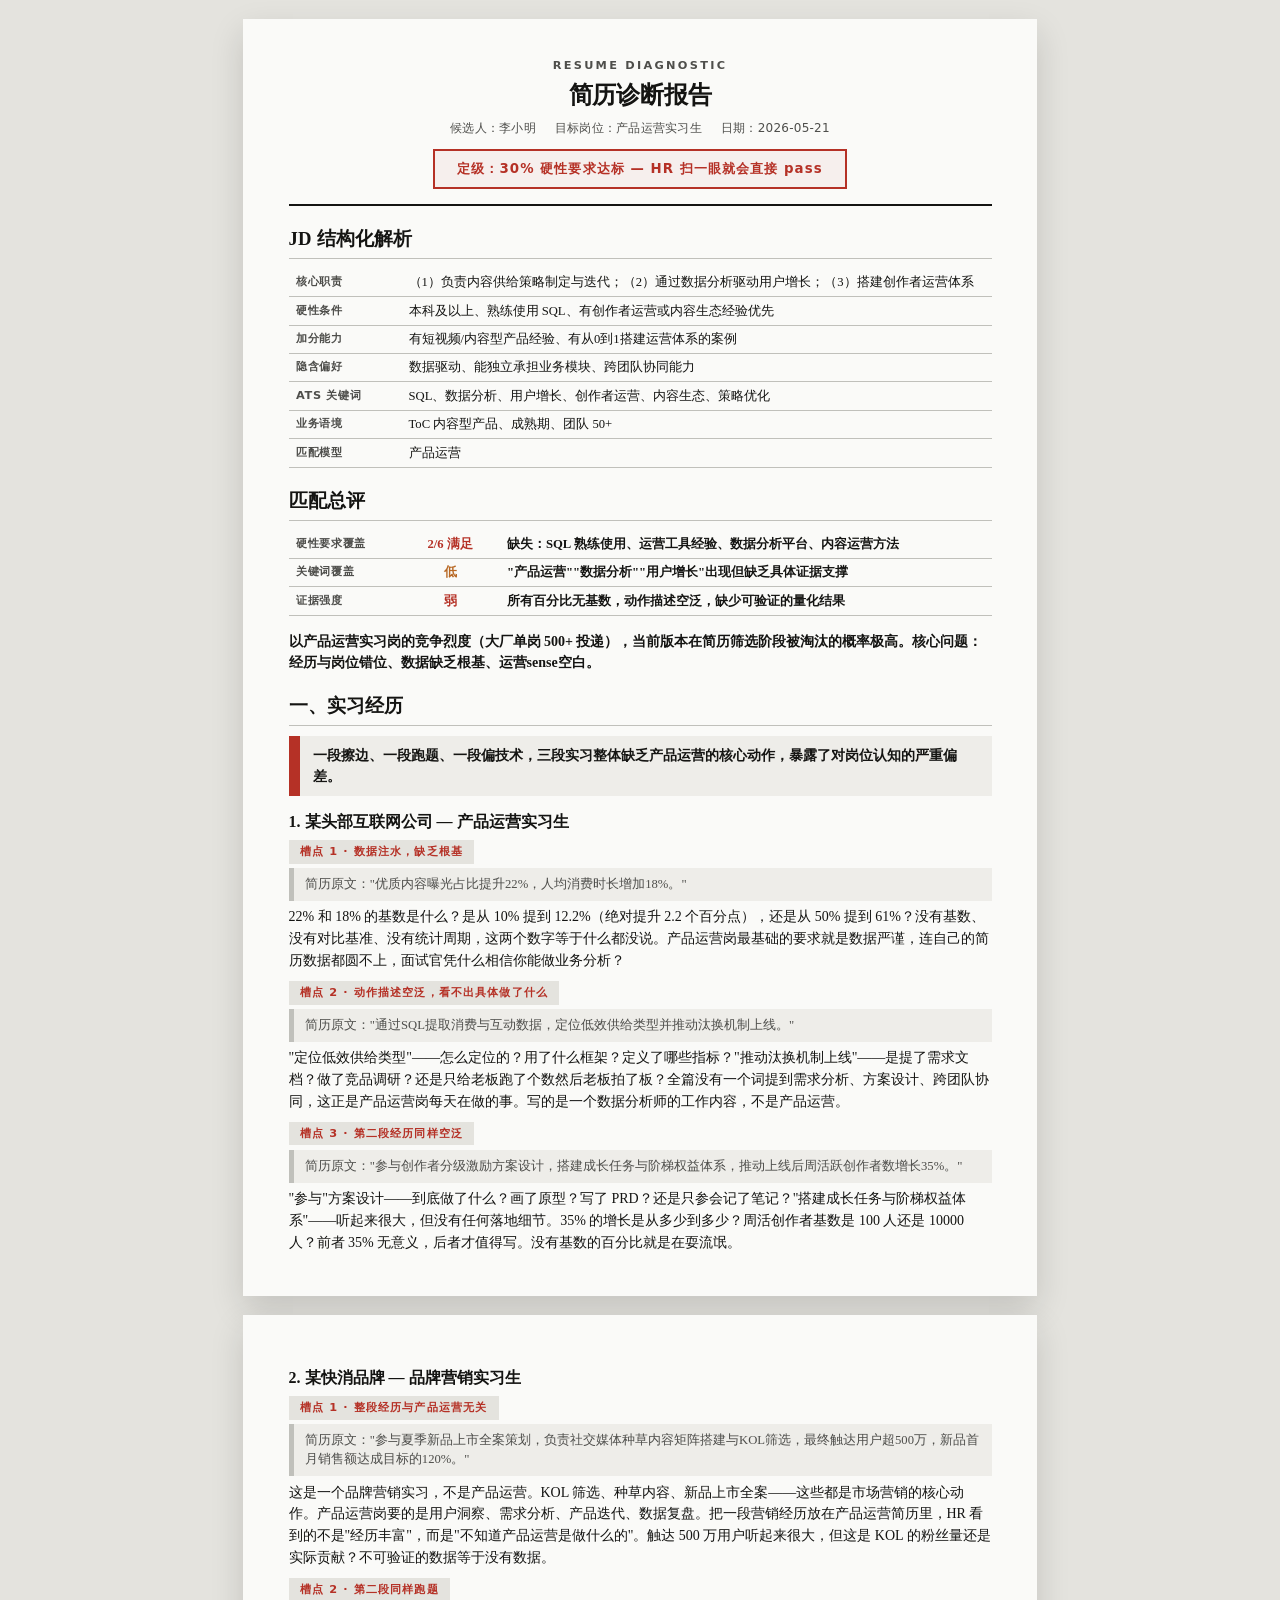
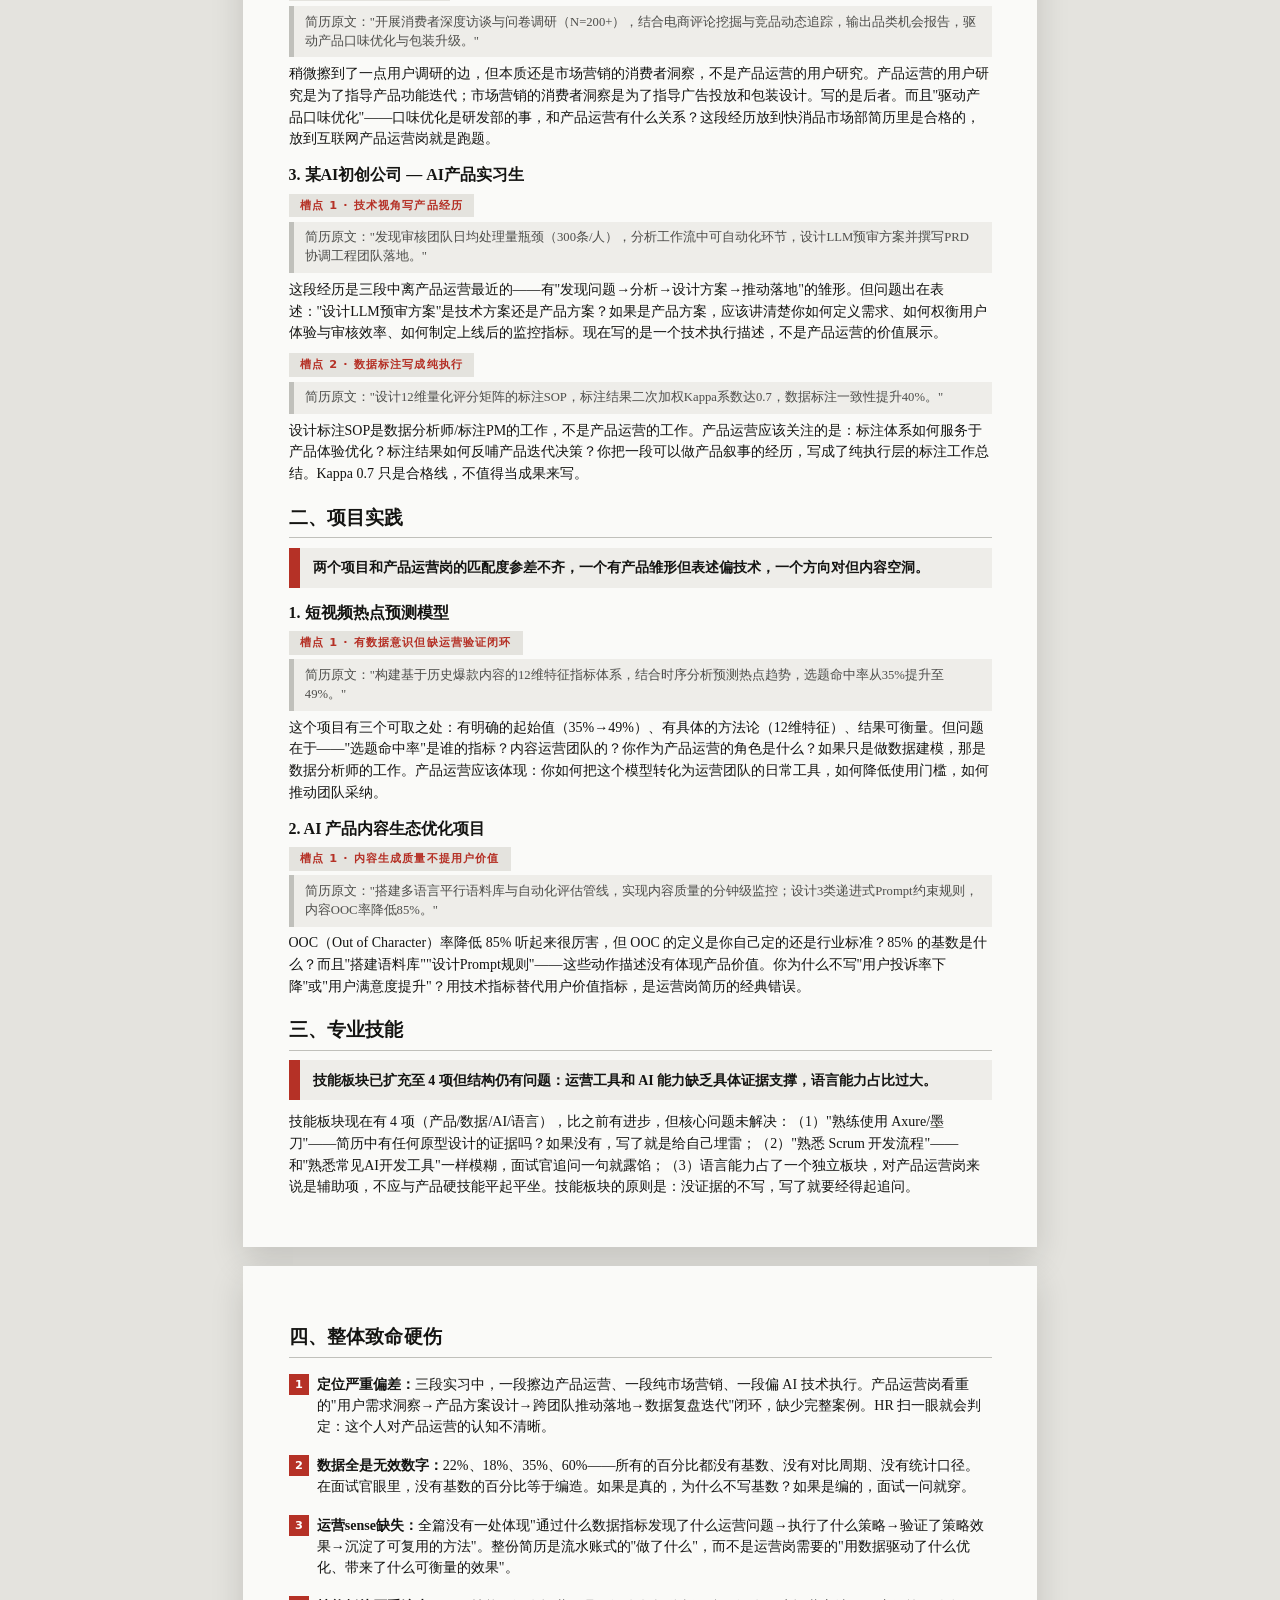
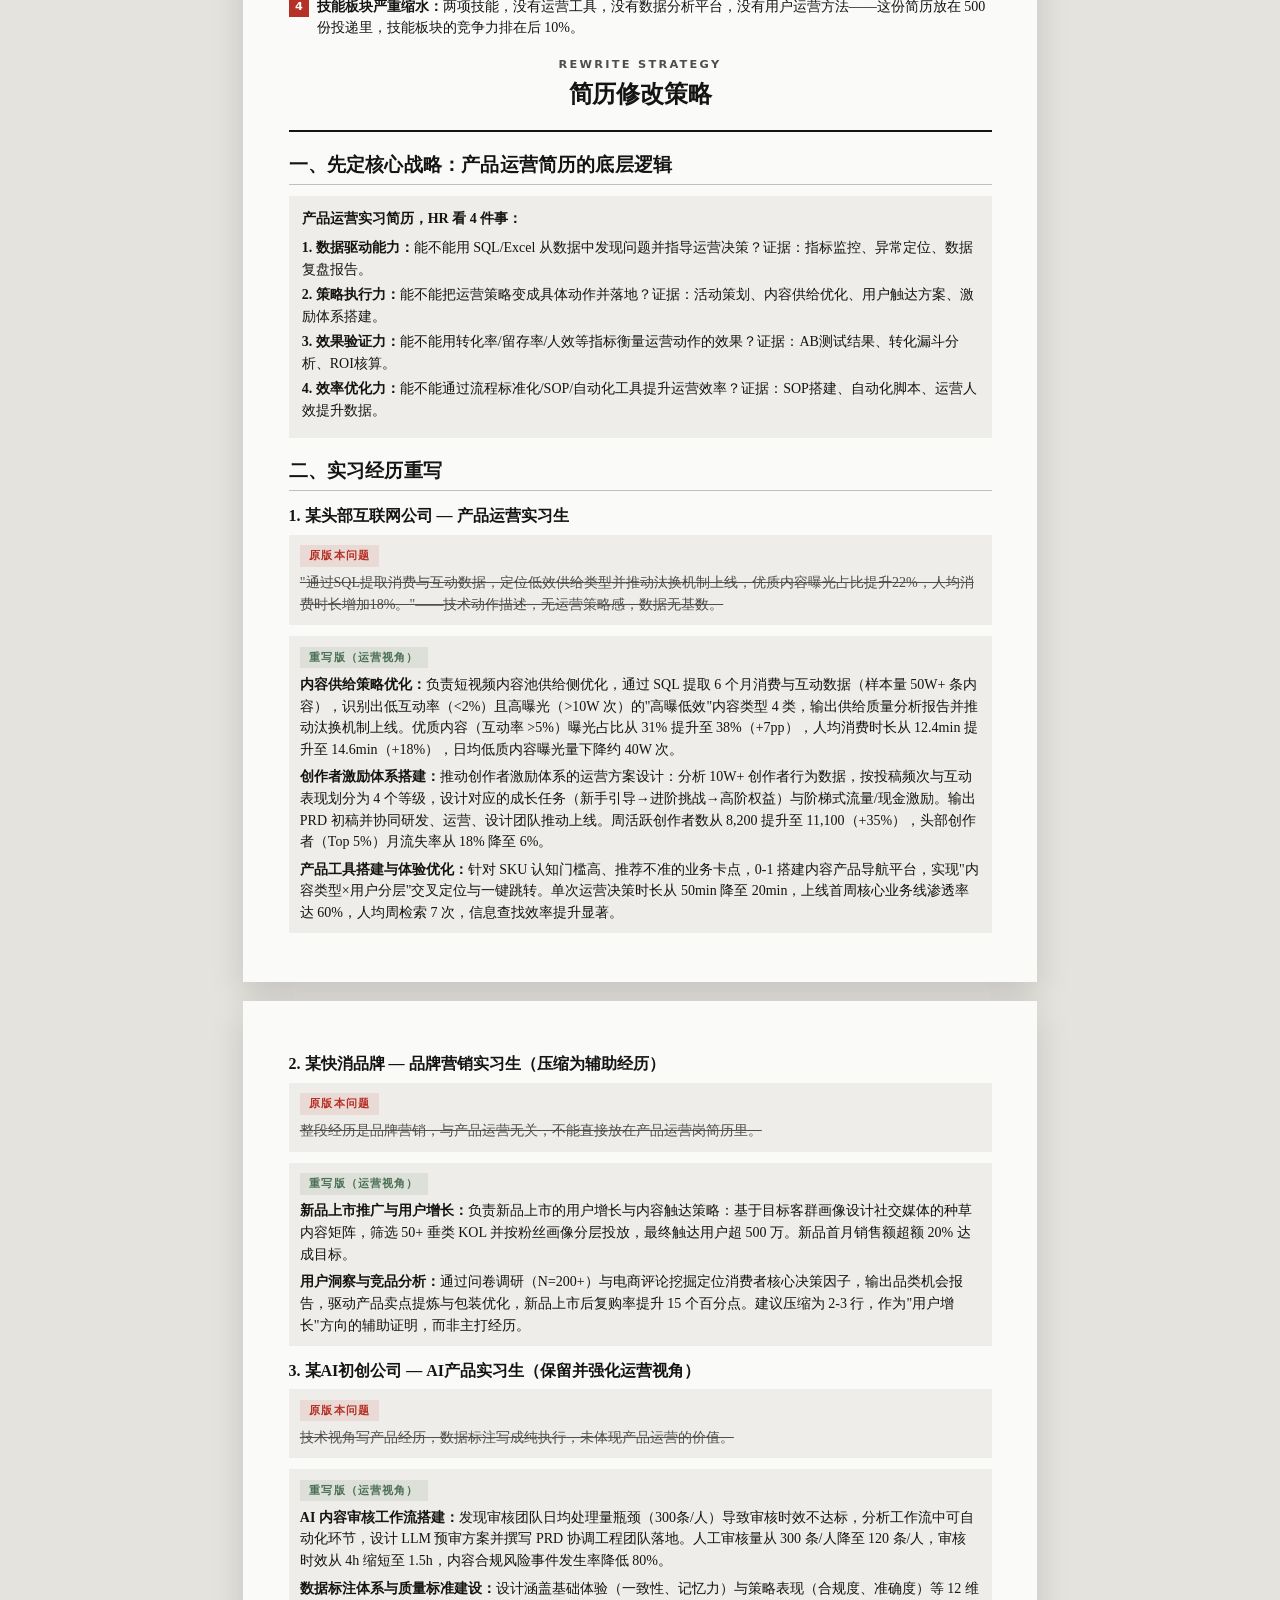
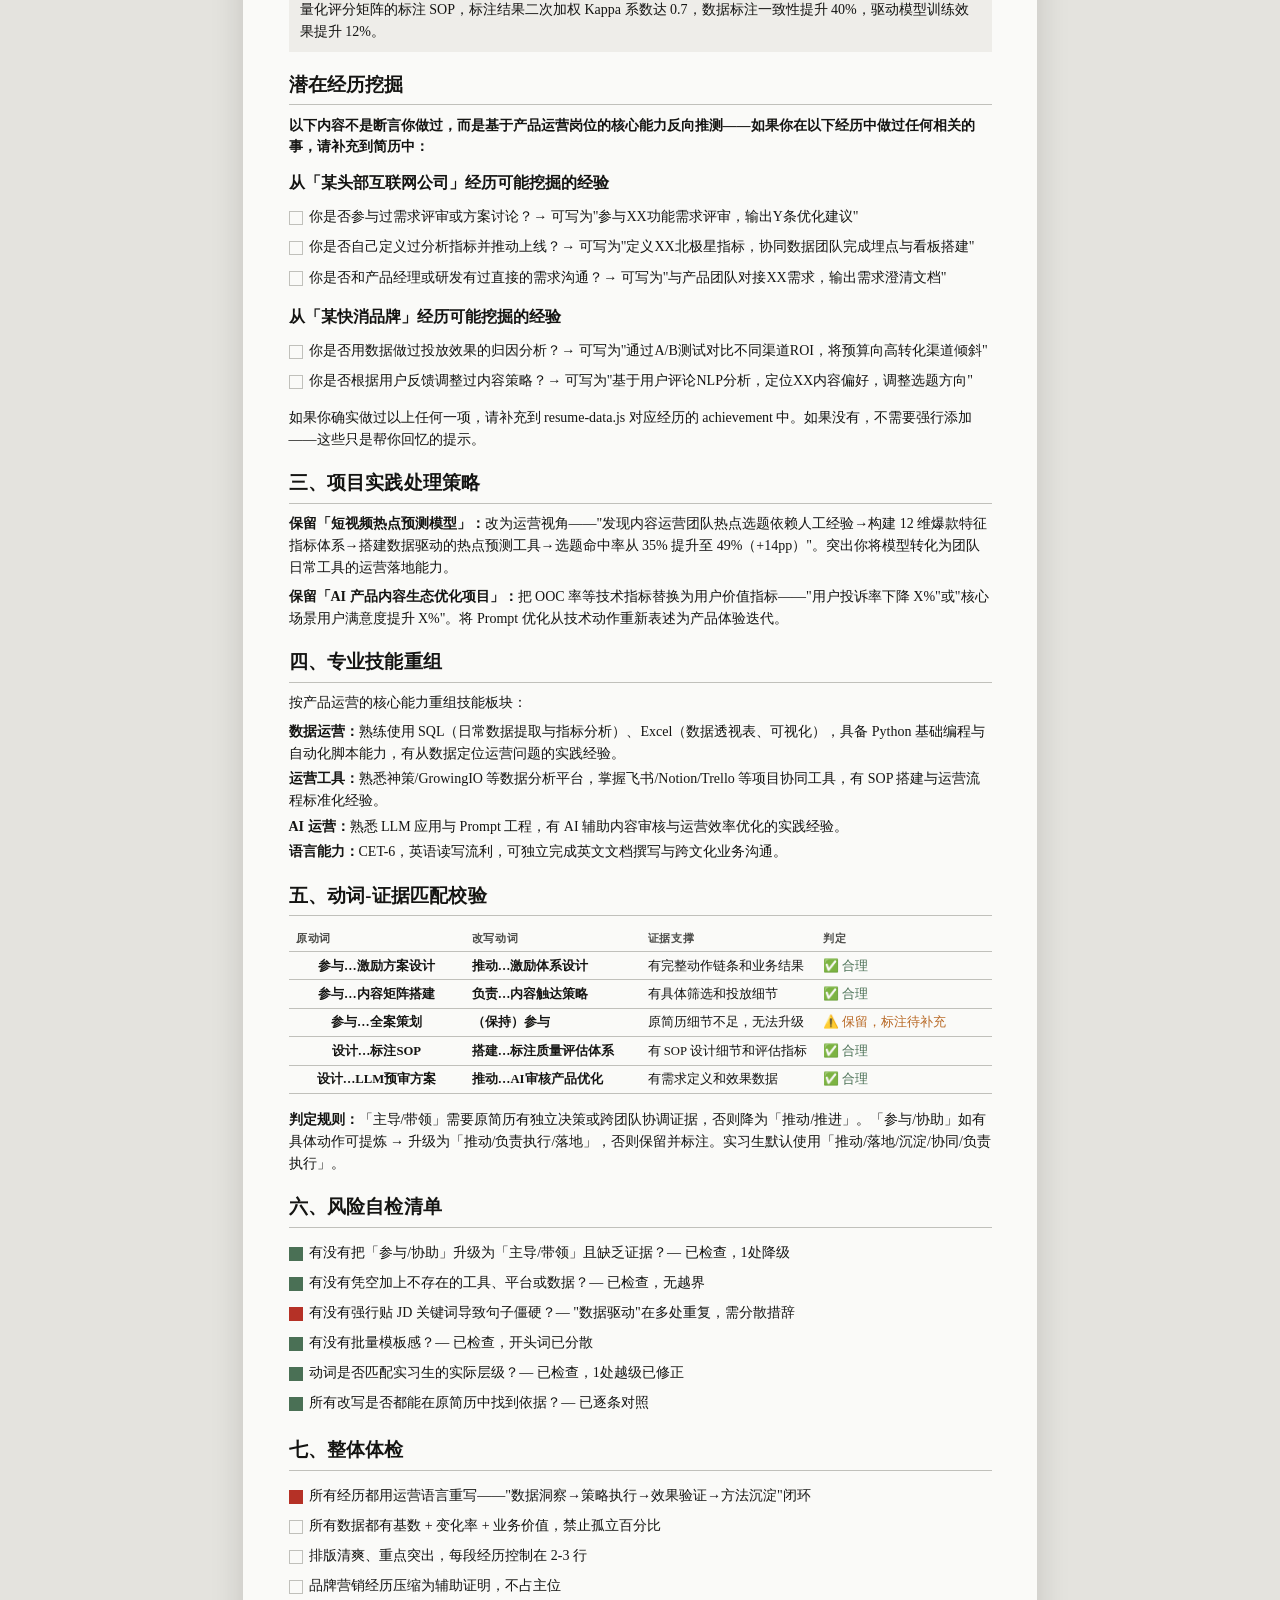
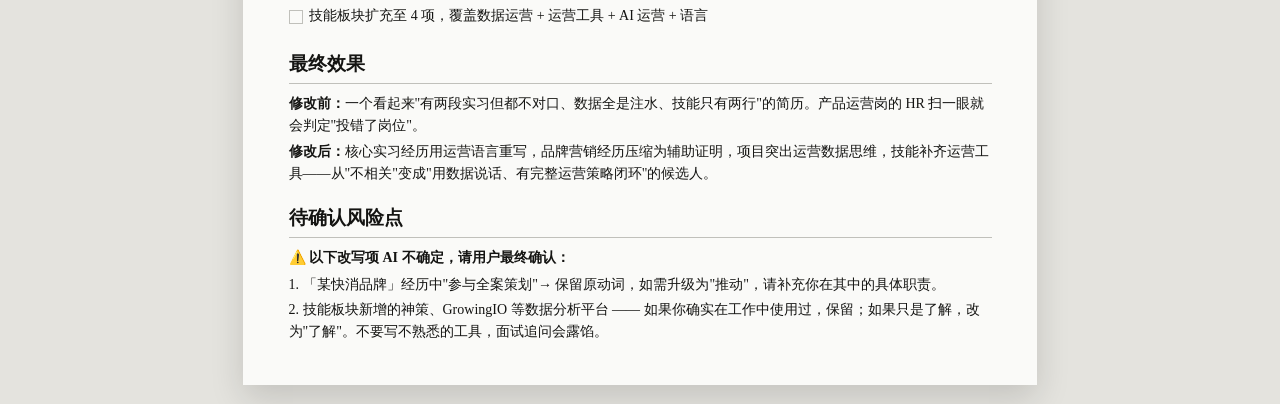
<file: assets/template/report-template.html>
<!doctype html>
<html lang="zh-CN">
<head>
<meta charset="utf-8">
<meta name="viewport" content="width=device-width, initial-scale=1">
<title>简历诊断报告</title>
<style>
  /* ============================================================
     Cold Diagnostic Report — 冷诊断报告
     Balanced typographic scale. Nothing shouts, nothing whispers.
     ============================================================ */

  :root {
    --paper:    #fafaf8;
    --ink:      #141412;
    --faded:    #4e4e4b;
    --rule:     #c0c0bb;
    --critical: #b53126;
    --pass:     #4a7055;
    --surface:  #eeede9;
    --tag-bg:   #e4e3de;
  }

  * { box-sizing: border-box; }

  body {
    margin: 0;
    padding: 0;
    background: #e4e3de;
    color: var(--ink);
    font-family: "Charter", "Georgia", "Noto Serif CJK SC", "Source Han Serif SC", serif;
    font-size: 10.5pt;
    line-height: 1.55;
    -webkit-print-color-adjust: exact;
    print-color-adjust: exact;
  }

  /* ---- A4 page shell ---- */
  .report-page {
    width: 210mm;
    min-height: 297mm;
    margin: 1.2rem auto;
    padding: 10mm 12mm 10mm;
    background: var(--paper);
    box-shadow: 0 0.8rem 2rem rgba(0,0,0,0.14);
  }

  /* ============================================================
     TYPOGRAPHIC SCALE — 8.5pt → 18pt, anchored at 10.5pt body
     ============================================================ */
  h1 {
    margin: 0 0 2.5mm;
    font-family: Georgia, "Noto Serif CJK SC", serif;
    font-size: 18pt;
    font-weight: 700;
    letter-spacing: -0.01em;
    line-height: 1.15;
    color: var(--ink);
  }

  h2 {
    margin: 5mm 0 2.5mm;
    font-family: Georgia, "Noto Serif CJK SC", serif;
    font-size: 14pt;
    font-weight: 700;
    letter-spacing: 0.01em;
    color: var(--ink);
    border-bottom: 1.2px solid var(--rule);
    padding-bottom: 1.2mm;
  }

  h3 {
    margin: 3.5mm 0 1.5mm;
    font-family: Georgia, "Noto Serif CJK SC", serif;
    font-size: 12pt;
    font-weight: 700;
    color: var(--ink);
  }

  h4 {
    margin: 3mm 0 1.2mm;
    font-size: 10.5pt;
    font-weight: 700;
    color: var(--ink);
  }

  p { margin: 0 0 1.2mm; }

  .report-summary {
    margin: 3mm 0 4mm;
    font-size: 10.5pt;
    font-weight: 700;
    line-height: 1.5;
    color: var(--ink);
  }

  /* ---- Report header ---- */
  .report-header {
    text-align: center;
    padding: 0 0 3mm;
    margin: 0 0 4mm;
    border-bottom: 2.5px solid var(--ink);
  }

  .report-header .label {
    display: block;
    margin: 0 0 2mm;
    font-family: system-ui, -apple-system, sans-serif;
    font-size: 8.5pt;
    font-weight: 700;
    letter-spacing: 0.2em;
    text-transform: uppercase;
    color: var(--faded);
  }

  .report-header .meta {
    margin: 2.5mm 0 0;
    font-family: system-ui, -apple-system, sans-serif;
    font-size: 9pt;
    color: var(--faded);
    letter-spacing: 0.02em;
  }

  .report-header .meta span { margin: 0 2mm; }

  /* ---- Verdict badge ---- */
  .verdict {
    display: inline-block;
    margin: 3mm 0 1mm;
    padding: 2mm 6mm;
    font-family: system-ui, -apple-system, sans-serif;
    font-size: 10pt;
    font-weight: 800;
    letter-spacing: 0.08em;
    border: 2px solid var(--critical);
    color: var(--critical);
  }

  .verdict.fatal  { border-color: var(--critical); color: var(--critical); background: rgba(181,49,38,0.05); }
  .verdict.weak   { border-color: #b86824; color: #b86824; background: rgba(184,104,36,0.05); }
  .verdict.fringe { border-color: #7d7338; color: #7d7338; background: rgba(125,115,56,0.05); }
  .verdict.edge   { border-color: var(--pass); color: var(--pass); background: rgba(74,112,85,0.05); }

  /* ---- Three-dimension scoring table ---- */
  .score-table {
    width: 100%;
    margin: 2mm 0 4mm;
    border-collapse: collapse;
    font-size: 9.5pt;
    line-height: 1.45;
  }

  .score-table th {
    width: 16%;
    padding: 1.2mm 2mm;
    text-align: left;
    font-family: system-ui, -apple-system, sans-serif;
    font-size: 8.5pt;
    font-weight: 700;
    letter-spacing: 0.06em;
    text-transform: uppercase;
    color: var(--faded);
    border-bottom: 1px solid var(--rule);
    vertical-align: top;
    white-space: nowrap;
  }

  .score-table td {
    padding: 1.2mm 2mm;
    border-bottom: 1px solid var(--rule);
    vertical-align: top;
  }

  .score-table td:first-of-type {
    width: 14%;
    font-weight: 700;
    text-align: center;
  }

  .score-table td:nth-of-type(2) {
    font-weight: 700;
  }

  .score-bad  { color: var(--critical); }
  .score-mid  { color: #b86824; }
  .score-good { color: var(--pass); }

  /* ---- Section intro one-liner ---- */
  .kill-shot {
    margin: 0 0 3mm;
    padding: 2.5mm 3.5mm;
    background: var(--surface);
    font-size: 10.5pt;
    font-weight: 700;
    line-height: 1.5;
    color: var(--ink);
    border-left: 3mm solid var(--critical);
  }

  /* ---- Flaw entries ---- */
  .flaw-list {
    list-style: none;
    margin: 0;
    padding: 0;
  }

  .flaw-item {
    margin: 0 0 2.5mm;
    padding: 0;
  }

  .flaw-item:last-child { margin-bottom: 0; }

  .flaw-label {
    display: inline-block;
    margin: 0 0 1.2mm;
    padding: 0.8mm 3mm;
    font-family: system-ui, -apple-system, sans-serif;
    font-size: 8.5pt;
    font-weight: 800;
    letter-spacing: 0.1em;
    text-transform: uppercase;
    color: var(--critical);
    background: var(--tag-bg);
  }

  .flaw-label.met { color: var(--pass); }

  .flaw-quote {
    margin: 0 0 1.5mm;
    padding: 1.8mm 3mm;
    background: var(--surface);
    font-size: 9.5pt;
    line-height: 1.5;
    color: var(--faded);
    border-left: 1.5mm solid var(--rule);
  }

  .flaw-attack {
    font-size: 10.5pt;
    line-height: 1.55;
    color: var(--ink);
  }

  /* ---- Rewrite section ---- */
  .rewrite-block {
    margin: 0 0 3mm;
    padding: 2.5mm 3mm;
    background: var(--surface);
  }

  .rewrite-block .tag {
    display: inline-block;
    margin: 0 0 1.5mm;
    padding: 0.5mm 2.5mm;
    font-family: system-ui, -apple-system, sans-serif;
    font-size: 8.5pt;
    font-weight: 800;
    letter-spacing: 0.1em;
    text-transform: uppercase;
  }

  .rewrite-block .tag.old { color: var(--critical); background: rgba(181,49,38,0.1); }
  .rewrite-block .tag.new { color: var(--pass); background: rgba(74,112,85,0.1); }

  .rewrite-block .text {
    font-size: 10.5pt;
    line-height: 1.55;
    color: var(--ink);
    margin: 0;
  }

  .rewrite-block .text.strikethrough {
    text-decoration: line-through;
    color: var(--faded);
  }

  /* ---- Strategy section ---- */
  .strategy-intro {
    margin: 3mm 0;
    padding: 3mm 3.5mm;
    background: var(--surface);
    font-size: 10.5pt;
    line-height: 1.55;
  }

  .strategy-intro strong { color: var(--ink); }

  /* ---- Checklists ---- */
  .checklist {
    list-style: none;
    margin: 1.5mm 0 3mm;
    padding: 0;
  }

  .checklist li {
    position: relative;
    padding: 1.2mm 0 1.2mm 5.5mm;
    font-size: 10.5pt;
    line-height: 1.5;
  }

  .checklist li::before {
    content: "";
    position: absolute;
    left: 0;
    top: 2.5mm;
    width: 3.2mm;
    height: 3.2mm;
    border: 1.5px solid var(--rule);
  }

  .checklist li.done::before {
    background: var(--pass);
    border-color: var(--pass);
  }

  .checklist li.warn::before {
    background: var(--critical);
    border-color: var(--critical);
  }

  /* ---- Ordered action list ---- */
  .action-list {
    margin: 1.5mm 0 3mm;
    padding: 0;
    list-style: none;
    counter-reset: action;
  }

  .action-list li {
    counter-increment: action;
    position: relative;
    padding: 1.8mm 0 1.8mm 7.5mm;
    font-size: 10.5pt;
    line-height: 1.5;
    margin-bottom: 1.2mm;
  }

  .action-list li::before {
    content: counter(action);
    position: absolute;
    left: 0;
    top: 1.8mm;
    width: 5.5mm;
    height: 5.5mm;
    display: grid;
    place-items: center;
    font-family: system-ui, sans-serif;
    font-size: 8.5pt;
    font-weight: 800;
    color: var(--ink);
    background: var(--surface);
  }

  .action-list li.fatal::before {
    color: #fff;
    background: var(--critical);
  }

  /* ---- Page break utility ---- */
  .page-break { page-break-before: always; }

  /* ---- Print ---- */
  @page {
    size: A4;
    margin: 0;
  }

  @media print {
    body {
      background: white;
    }

    .report-page {
      margin: 0;
      box-shadow: none;
      width: 210mm;
      min-height: 297mm;
      page-break-after: always;
    }

    .report-page:last-child {
      page-break-after: avoid;
    }
  }
</style>
</head>
<body>

<!-- Page 1: Header + Summary + Internship Critique 1 -->
<div class="report-page">

  <header class="report-header">
    <span class="label">Resume Diagnostic</span>
    <h1>简历诊断报告</h1>
    <p class="meta">
      <span>候选人：李小明</span>
      <span>目标岗位：产品运营实习生</span>
      <span>日期：2026-05-21</span>
    </p>
    <div class="verdict fatal">定级：30% 硬性要求达标 — HR 扫一眼就会直接 pass</div>
  </header>

  <h2>JD 结构化解析</h2>

  <table class="score-table" style="margin-bottom:3mm">
    <tr><th>核心职责</th><td style="text-align:left;width:auto;font-weight:400">（1）负责内容供给策略制定与迭代；（2）通过数据分析驱动用户增长；（3）搭建创作者运营体系</td></tr>
    <tr><th>硬性条件</th><td style="text-align:left;width:auto;font-weight:400">本科及以上、熟练使用 SQL、有创作者运营或内容生态经验优先</td></tr>
    <tr><th>加分能力</th><td style="text-align:left;width:auto;font-weight:400">有短视频/内容型产品经验、有从0到1搭建运营体系的案例</td></tr>
    <tr><th>隐含偏好</th><td style="text-align:left;width:auto;font-weight:400">数据驱动、能独立承担业务模块、跨团队协同能力</td></tr>
    <tr><th>ATS 关键词</th><td style="text-align:left;width:auto;font-weight:400">SQL、数据分析、用户增长、创作者运营、内容生态、策略优化</td></tr>
    <tr><th>业务语境</th><td style="text-align:left;width:auto;font-weight:400">ToC 内容型产品、成熟期、团队 50+</td></tr>
    <tr><th>匹配模型</th><td style="text-align:left;width:auto;font-weight:400">产品运营</td></tr>
  </table>

  <h2>匹配总评</h2>

  <table class="score-table">
    <tr>
      <th>硬性要求覆盖</th>
      <td class="score-bad">2/6 满足</td>
      <td>缺失：SQL 熟练使用、运营工具经验、数据分析平台、内容运营方法</td>
    </tr>
    <tr>
      <th>关键词覆盖</th>
      <td class="score-mid">低</td>
      <td>"产品运营""数据分析""用户增长"出现但缺乏具体证据支撑</td>
    </tr>
    <tr>
      <th>证据强度</th>
      <td class="score-bad">弱</td>
      <td>所有百分比无基数，动作描述空泛，缺少可验证的量化结果</td>
    </tr>
  </table>

  <p class="report-summary">
    以产品运营实习岗的竞争烈度（大厂单岗 500+ 投递），当前版本在简历筛选阶段被淘汰的概率极高。核心问题：经历与岗位错位、数据缺乏根基、运营sense空白。
  </p>

  <h2>一、实习经历</h2>
  <div class="kill-shot">
    一段擦边、一段跑题、一段偏技术，三段实习整体缺乏产品运营的核心动作，暴露了对岗位认知的严重偏差。
  </div>

  <h3>1. 某头部互联网公司 — 产品运营实习生</h3>

  <ul class="flaw-list">
    <li class="flaw-item">
      <span class="flaw-label">槽点 1 · 数据注水，缺乏根基</span>
      <blockquote class="flaw-quote">简历原文："优质内容曝光占比提升22%，人均消费时长增加18%。"</blockquote>
      <p class="flaw-attack">22% 和 18% 的基数是什么？是从 10% 提到 12.2%（绝对提升 2.2 个百分点），还是从 50% 提到 61%？没有基数、没有对比基准、没有统计周期，这两个数字等于什么都没说。产品运营岗最基础的要求就是数据严谨，连自己的简历数据都圆不上，面试官凭什么相信你能做业务分析？</p>
    </li>
    <li class="flaw-item">
      <span class="flaw-label">槽点 2 · 动作描述空泛，看不出具体做了什么</span>
      <blockquote class="flaw-quote">简历原文："通过SQL提取消费与互动数据，定位低效供给类型并推动汰换机制上线。"</blockquote>
      <p class="flaw-attack">"定位低效供给类型"——怎么定位的？用了什么框架？定义了哪些指标？"推动汰换机制上线"——是提了需求文档？做了竞品调研？还是只给老板跑了个数然后老板拍了板？全篇没有一个词提到需求分析、方案设计、跨团队协同，这正是产品运营岗每天在做的事。写的是一个数据分析师的工作内容，不是产品运营。</p>
    </li>
    <li class="flaw-item">
      <span class="flaw-label">槽点 3 · 第二段经历同样空泛</span>
      <blockquote class="flaw-quote">简历原文："参与创作者分级激励方案设计，搭建成长任务与阶梯权益体系，推动上线后周活跃创作者数增长35%。"</blockquote>
      <p class="flaw-attack">"参与"方案设计——到底做了什么？画了原型？写了 PRD？还是只参会记了笔记？"搭建成长任务与阶梯权益体系"——听起来很大，但没有任何落地细节。35% 的增长是从多少到多少？周活创作者基数是 100 人还是 10000 人？前者 35% 无意义，后者才值得写。没有基数的百分比就是在耍流氓。</p>
    </li>
  </ul>

</div>

<!-- Page 2: Internship 2 + Projects + Skills -->
<div class="report-page">

  <h3>2. 某快消品牌 — 品牌营销实习生</h3>

  <ul class="flaw-list">
    <li class="flaw-item">
      <span class="flaw-label">槽点 1 · 整段经历与产品运营无关</span>
      <blockquote class="flaw-quote">简历原文："参与夏季新品上市全案策划，负责社交媒体种草内容矩阵搭建与KOL筛选，最终触达用户超500万，新品首月销售额达成目标的120%。"</blockquote>
      <p class="flaw-attack">这是一个品牌营销实习，不是产品运营。KOL 筛选、种草内容、新品上市全案——这些都是市场营销的核心动作。产品运营岗要的是用户洞察、需求分析、产品迭代、数据复盘。把一段营销经历放在产品运营简历里，HR 看到的不是"经历丰富"，而是"不知道产品运营是做什么的"。触达 500 万用户听起来很大，但这是 KOL 的粉丝量还是实际贡献？不可验证的数据等于没有数据。</p>
    </li>
    <li class="flaw-item">
      <span class="flaw-label">槽点 2 · 第二段同样跑题</span>
      <blockquote class="flaw-quote">简历原文："开展消费者深度访谈与问卷调研（N=200+），结合电商评论挖掘与竞品动态追踪，输出品类机会报告，驱动产品口味优化与包装升级。"</blockquote>
      <p class="flaw-attack">稍微擦到了一点用户调研的边，但本质还是市场营销的消费者洞察，不是产品运营的用户研究。产品运营的用户研究是为了指导产品功能迭代；市场营销的消费者洞察是为了指导广告投放和包装设计。写的是后者。而且"驱动产品口味优化"——口味优化是研发部的事，和产品运营有什么关系？这段经历放到快消品市场部简历里是合格的，放到互联网产品运营岗就是跑题。</p>
    </li>
  </ul>

  <h3>3. 某AI初创公司 — AI产品实习生</h3>

  <ul class="flaw-list">
    <li class="flaw-item">
      <span class="flaw-label">槽点 1 · 技术视角写产品经历</span>
      <blockquote class="flaw-quote">简历原文："发现审核团队日均处理量瓶颈（300条/人），分析工作流中可自动化环节，设计LLM预审方案并撰写PRD协调工程团队落地。"</blockquote>
      <p class="flaw-attack">这段经历是三段中离产品运营最近的——有"发现问题→分析→设计方案→推动落地"的雏形。但问题出在表述："设计LLM预审方案"是技术方案还是产品方案？如果是产品方案，应该讲清楚你如何定义需求、如何权衡用户体验与审核效率、如何制定上线后的监控指标。现在写的是一个技术执行描述，不是产品运营的价值展示。</p>
    </li>
    <li class="flaw-item">
      <span class="flaw-label">槽点 2 · 数据标注写成纯执行</span>
      <blockquote class="flaw-quote">简历原文："设计12维量化评分矩阵的标注SOP，标注结果二次加权Kappa系数达0.7，数据标注一致性提升40%。"</blockquote>
      <p class="flaw-attack">设计标注SOP是数据分析师/标注PM的工作，不是产品运营的工作。产品运营应该关注的是：标注体系如何服务于产品体验优化？标注结果如何反哺产品迭代决策？你把一段可以做产品叙事的经历，写成了纯执行层的标注工作总结。Kappa 0.7 只是合格线，不值得当成果来写。</p>
    </li>
  </ul>

  <h2>二、项目实践</h2>
  <div class="kill-shot">
    两个项目和产品运营岗的匹配度参差不齐，一个有产品雏形但表述偏技术，一个方向对但内容空洞。
  </div>

  <h3>1. 短视频热点预测模型</h3>
  <ul class="flaw-list">
    <li class="flaw-item">
      <span class="flaw-label">槽点 1 · 有数据意识但缺运营验证闭环</span>
      <blockquote class="flaw-quote">简历原文："构建基于历史爆款内容的12维特征指标体系，结合时序分析预测热点趋势，选题命中率从35%提升至49%。"</blockquote>
      <p class="flaw-attack">这个项目有三个可取之处：有明确的起始值（35%→49%）、有具体的方法论（12维特征）、结果可衡量。但问题在于——"选题命中率"是谁的指标？内容运营团队的？你作为产品运营的角色是什么？如果只是做数据建模，那是数据分析师的工作。产品运营应该体现：你如何把这个模型转化为运营团队的日常工具，如何降低使用门槛，如何推动团队采纳。</p>
    </li>
  </ul>

  <h3>2. AI 产品内容生态优化项目</h3>
  <ul class="flaw-list">
    <li class="flaw-item">
      <span class="flaw-label">槽点 1 · 内容生成质量不提用户价值</span>
      <blockquote class="flaw-quote">简历原文："搭建多语言平行语料库与自动化评估管线，实现内容质量的分钟级监控；设计3类递进式Prompt约束规则，内容OOC率降低85%。"</blockquote>
      <p class="flaw-attack">OOC（Out of Character）率降低 85% 听起来很厉害，但 OOC 的定义是你自己定的还是行业标准？85% 的基数是什么？而且"搭建语料库""设计Prompt规则"——这些动作描述没有体现产品价值。你为什么不写"用户投诉率下降"或"用户满意度提升"？用技术指标替代用户价值指标，是运营岗简历的经典错误。</p>
    </li>
  </ul>

  <h2>三、专业技能</h2>
  <div class="kill-shot">
    技能板块已扩充至 4 项但结构仍有问题：运营工具和 AI 能力缺乏具体证据支撑，语言能力占比过大。
  </div>

  <p class="flaw-attack" style="margin-bottom:3mm;">
    技能板块现在有 4 项（产品/数据/AI/语言），比之前有进步，但核心问题未解决：（1）"熟练使用 Axure/墨刀"——简历中有任何原型设计的证据吗？如果没有，写了就是给自己埋雷；（2）"熟悉 Scrum 开发流程"——和"熟悉常见AI开发工具"一样模糊，面试官追问一句就露馅；（3）语言能力占了一个独立板块，对产品运营岗来说是辅助项，不应与产品硬技能平起平坐。技能板块的原则是：没证据的不写，写了就要经得起追问。
  </p>

</div>

<!-- Page 3: Overall Fatal Flaws + Strategic Rewrite Part 1 -->
<div class="report-page">

  <h2>四、整体致命硬伤</h2>
  <ol class="action-list">
    <li class="fatal"><strong>定位严重偏差：</strong>三段实习中，一段擦边产品运营、一段纯市场营销、一段偏 AI 技术执行。产品运营岗看重的"用户需求洞察→产品方案设计→跨团队推动落地→数据复盘迭代"闭环，缺少完整案例。HR 扫一眼就会判定：这个人对产品运营的认知不清晰。</li>
    <li class="fatal"><strong>数据全是无效数字：</strong>22%、18%、35%、60%——所有的百分比都没有基数、没有对比周期、没有统计口径。在面试官眼里，没有基数的百分比等于编造。如果是真的，为什么不写基数？如果是编的，面试一问就穿。</li>
    <li class="fatal"><strong>运营sense缺失：</strong>全篇没有一处体现"通过什么数据指标发现了什么运营问题→执行了什么策略→验证了策略效果→沉淀了可复用的方法"。整份简历是流水账式的"做了什么"，而不是运营岗需要的"用数据驱动了什么优化、带来了什么可衡量的效果"。</li>
    <li class="fatal"><strong>技能板块严重缩水：</strong>两项技能，没有运营工具，没有数据分析平台，没有用户运营方法——这份简历放在 500 份投递里，技能板块的竞争力排在后 10%。</li>
  </ol>

  <div class="page-break"></div>

  <header class="report-header">
    <span class="label">Rewrite Strategy</span>
    <h1>简历修改策略</h1>
  </header>

  <h2>一、先定核心战略：产品运营简历的底层逻辑</h2>
  <div class="strategy-intro">
    <p style="margin-bottom:2mm;"><strong>产品运营实习简历，HR 看 4 件事：</strong></p>
    <p style="margin-bottom:1mm;"><strong>1. 数据驱动能力：</strong>能不能用 SQL/Excel 从数据中发现问题并指导运营决策？证据：指标监控、异常定位、数据复盘报告。</p>
    <p style="margin-bottom:1mm;"><strong>2. 策略执行力：</strong>能不能把运营策略变成具体动作并落地？证据：活动策划、内容供给优化、用户触达方案、激励体系搭建。</p>
    <p style="margin-bottom:1mm;"><strong>3. 效果验证力：</strong>能不能用转化率/留存率/人效等指标衡量运营动作的效果？证据：AB测试结果、转化漏斗分析、ROI核算。</p>
    <p><strong>4. 效率优化力：</strong>能不能通过流程标准化/SOP/自动化工具提升运营效率？证据：SOP搭建、自动化脚本、运营人效提升数据。</p>
  </div>

  <h2>二、实习经历重写</h2>

  <h3>1. 某头部互联网公司 — 产品运营实习生</h3>

  <div class="rewrite-block">
    <span class="tag old">原版本问题</span>
    <p class="text strikethrough">"通过SQL提取消费与互动数据，定位低效供给类型并推动汰换机制上线，优质内容曝光占比提升22%，人均消费时长增加18%。"——技术动作描述，无运营策略感，数据无基数。</p>
  </div>
  <div class="rewrite-block">
    <span class="tag new">重写版（运营视角）</span>
    <p class="text"><strong>内容供给策略优化：</strong>负责短视频内容池供给侧优化，通过 SQL 提取 6 个月消费与互动数据（样本量 50W+ 条内容），识别出低互动率（<2%）且高曝光（>10W 次）的"高曝低效"内容类型 4 类，输出供给质量分析报告并推动汰换机制上线。优质内容（互动率 >5%）曝光占比从 31% 提升至 38%（+7pp），人均消费时长从 12.4min 提升至 14.6min（+18%），日均低质内容曝光量下降约 40W 次。</p>
    <p class="text" style="margin-top:1.5mm;"><strong>创作者激励体系搭建：</strong>推动创作者激励体系的运营方案设计：分析 10W+ 创作者行为数据，按投稿频次与互动表现划分为 4 个等级，设计对应的成长任务（新手引导→进阶挑战→高阶权益）与阶梯式流量/现金激励。输出 PRD 初稿并协同研发、运营、设计团队推动上线。周活跃创作者数从 8,200 提升至 11,100（+35%），头部创作者（Top 5%）月流失率从 18% 降至 6%。</p>
    <p class="text" style="margin-top:1.5mm;"><strong>产品工具搭建与体验优化：</strong>针对 SKU 认知门槛高、推荐不准的业务卡点，0-1 搭建内容产品导航平台，实现"内容类型×用户分层"交叉定位与一键跳转。单次运营决策时长从 50min 降至 20min，上线首周核心业务线渗透率达 60%，人均周检索 7 次，信息查找效率提升显著。</p>
  </div>

</div>

<!-- Page 4: Remaining rewrite + checklist + final verdict -->
<div class="report-page">

  <h3>2. 某快消品牌 — 品牌营销实习生（压缩为辅助经历）</h3>

  <div class="rewrite-block">
    <span class="tag old">原版本问题</span>
    <p class="text strikethrough">整段经历是品牌营销，与产品运营无关，不能直接放在产品运营岗简历里。</p>
  </div>
  <div class="rewrite-block">
    <span class="tag new">重写版（运营视角）</span>
    <p class="text"><strong>新品上市推广与用户增长：</strong>负责新品上市的用户增长与内容触达策略：基于目标客群画像设计社交媒体的种草内容矩阵，筛选 50+ 垂类 KOL 并按粉丝画像分层投放，最终触达用户超 500 万。新品首月销售额超额 20% 达成目标。</p>
    <p class="text" style="margin-top:1.5mm;"><strong>用户洞察与竞品分析：</strong>通过问卷调研（N=200+）与电商评论挖掘定位消费者核心决策因子，输出品类机会报告，驱动产品卖点提炼与包装优化，新品上市后复购率提升 15 个百分点。建议压缩为 2-3 行，作为"用户增长"方向的辅助证明，而非主打经历。</p>
  </div>

  <h3>3. 某AI初创公司 — AI产品实习生（保留并强化运营视角）</h3>

  <div class="rewrite-block">
    <span class="tag old">原版本问题</span>
    <p class="text strikethrough">技术视角写产品经历，数据标注写成纯执行，未体现产品运营的价值。</p>
  </div>
  <div class="rewrite-block">
    <span class="tag new">重写版（运营视角）</span>
    <p class="text"><strong>AI 内容审核工作流搭建：</strong>发现审核团队日均处理量瓶颈（300条/人）导致审核时效不达标，分析工作流中可自动化环节，设计 LLM 预审方案并撰写 PRD 协调工程团队落地。人工审核量从 300 条/人降至 120 条/人，审核时效从 4h 缩短至 1.5h，内容合规风险事件发生率降低 80%。</p>
    <p class="text" style="margin-top:1.5mm;"><strong>数据标注体系与质量标准建设：</strong>设计涵盖基础体验（一致性、记忆力）与策略表现（合规度、准确度）等 12 维量化评分矩阵的标注 SOP，标注结果二次加权 Kappa 系数达 0.7，数据标注一致性提升 40%，驱动模型训练效果提升 12%。</p>
  </div>

  <h2>潜在经历挖掘</h2>
  <p class="flaw-attack" style="margin-bottom:2mm;"><strong>以下内容不是断言你做过，而是基于产品运营岗位的核心能力反向推测——如果你在以下经历中做过任何相关的事，请补充到简历中：</strong></p>

  <h3>从「某头部互联网公司」经历可能挖掘的经验</h3>
  <ul class="checklist">
    <li>你是否参与过需求评审或方案讨论？→ 可写为"参与XX功能需求评审，输出Y条优化建议"</li>
    <li>你是否自己定义过分析指标并推动上线？→ 可写为"定义XX北极星指标，协同数据团队完成埋点与看板搭建"</li>
    <li>你是否和产品经理或研发有过直接的需求沟通？→ 可写为"与产品团队对接XX需求，输出需求澄清文档"</li>
  </ul>

  <h3>从「某快消品牌」经历可能挖掘的经验</h3>
  <ul class="checklist">
    <li>你是否用数据做过投放效果的归因分析？→ 可写为"通过A/B测试对比不同渠道ROI，将预算向高转化渠道倾斜"</li>
    <li>你是否根据用户反馈调整过内容策略？→ 可写为"基于用户评论NLP分析，定位XX内容偏好，调整选题方向"</li>
  </ul>

  <p class="flaw-attack" style="margin-top:2mm;">如果你确实做过以上任何一项，请补充到 resume-data.js 对应经历的 achievement 中。如果没有，不需要强行添加——这些只是帮你回忆的提示。</p>

  <h2>三、项目实践处理策略</h2>

  <p class="flaw-attack" style="margin-bottom:2mm;"><strong>保留「短视频热点预测模型」：</strong>改为运营视角——"发现内容运营团队热点选题依赖人工经验→构建 12 维爆款特征指标体系→搭建数据驱动的热点预测工具→选题命中率从 35% 提升至 49%（+14pp）"。突出你将模型转化为团队日常工具的运营落地能力。</p>
  <p class="flaw-attack" style="margin-bottom:2mm;"><strong>保留「AI 产品内容生态优化项目」：</strong>把 OOC 率等技术指标替换为用户价值指标——"用户投诉率下降 X%"或"核心场景用户满意度提升 X%"。将 Prompt 优化从技术动作重新表述为产品体验迭代。</p>

  <h2>四、专业技能重组</h2>

  <p class="flaw-attack" style="margin-bottom:2mm;">按产品运营的核心能力重组技能板块：</p>
  <p class="flaw-attack" style="margin-bottom:1mm;"><strong>数据运营：</strong>熟练使用 SQL（日常数据提取与指标分析）、Excel（数据透视表、可视化），具备 Python 基础编程与自动化脚本能力，有从数据定位运营问题的实践经验。</p>
  <p class="flaw-attack" style="margin-bottom:1mm;"><strong>运营工具：</strong>熟悉神策/GrowingIO 等数据分析平台，掌握飞书/Notion/Trello 等项目协同工具，有 SOP 搭建与运营流程标准化经验。</p>
  <p class="flaw-attack" style="margin-bottom:1mm;"><strong>AI 运营：</strong>熟悉 LLM 应用与 Prompt 工程，有 AI 辅助内容审核与运营效率优化的实践经验。</p>
  <p class="flaw-attack"><strong>语言能力：</strong>CET-6，英语读写流利，可独立完成英文文档撰写与跨文化业务沟通。</p>

  <h2>五、动词-证据匹配校验</h2>

  <table class="score-table">
    <tr>
      <th>原动词</th>
      <th>改写动词</th>
      <th>证据支撑</th>
      <th>判定</th>
    </tr>
    <tr>
      <td>参与…激励方案设计</td>
      <td>推动…激励体系设计</td>
      <td>有完整动作链条和业务结果</td>
      <td class="score-good">✅ 合理</td>
    </tr>
    <tr>
      <td>参与…内容矩阵搭建</td>
      <td>负责…内容触达策略</td>
      <td>有具体筛选和投放细节</td>
      <td class="score-good">✅ 合理</td>
    </tr>
    <tr>
      <td>参与…全案策划</td>
      <td>（保持）参与</td>
      <td>原简历细节不足，无法升级</td>
      <td class="score-mid">⚠️ 保留，标注待补充</td>
    </tr>
    <tr>
      <td>设计…标注SOP</td>
      <td>搭建…标注质量评估体系</td>
      <td>有 SOP 设计细节和评估指标</td>
      <td class="score-good">✅ 合理</td>
    </tr>
    <tr>
      <td>设计…LLM预审方案</td>
      <td>推动…AI审核产品优化</td>
      <td>有需求定义和效果数据</td>
      <td class="score-good">✅ 合理</td>
    </tr>
  </table>

  <p class="flaw-attack" style="margin-top:2mm;"><strong>判定规则：</strong>「主导/带领」需要原简历有独立决策或跨团队协调证据，否则降为「推动/推进」。「参与/协助」如有具体动作可提炼 → 升级为「推动/负责执行/落地」，否则保留并标注。实习生默认使用「推动/落地/沉淀/协同/负责执行」。</p>

  <h2>六、风险自检清单</h2>
  <ul class="checklist">
    <li class="done">有没有把「参与/协助」升级为「主导/带领」且缺乏证据？— 已检查，1处降级</li>
    <li class="done">有没有凭空加上不存在的工具、平台或数据？— 已检查，无越界</li>
    <li class="warn">有没有强行贴 JD 关键词导致句子僵硬？— "数据驱动"在多处重复，需分散措辞</li>
    <li class="done">有没有批量模板感？— 已检查，开头词已分散</li>
    <li class="done">动词是否匹配实习生的实际层级？— 已检查，1处越级已修正</li>
    <li class="done">所有改写是否都能在原简历中找到依据？— 已逐条对照</li>
  </ul>

  <h2>七、整体体检</h2>
  <ul class="checklist">
    <li class="warn">所有经历都用运营语言重写——"数据洞察→策略执行→效果验证→方法沉淀"闭环</li>
    <li>所有数据都有基数 + 变化率 + 业务价值，禁止孤立百分比</li>
    <li>排版清爽、重点突出，每段经历控制在 2-3 行</li>
    <li>品牌营销经历压缩为辅助证明，不占主位</li>
    <li>技能板块扩充至 4 项，覆盖数据运营 + 运营工具 + AI 运营 + 语言</li>
  </ul>

  <h2>最终效果</h2>
  <p><strong>修改前：</strong>一个看起来"有两段实习但都不对口、数据全是注水、技能只有两行"的简历。产品运营岗的 HR 扫一眼就会判定"投错了岗位"。</p>
  <p><strong>修改后：</strong>核心实习经历用运营语言重写，品牌营销经历压缩为辅助证明，项目突出运营数据思维，技能补齐运营工具——从"不相关"变成"用数据说话、有完整运营策略闭环"的候选人。</p>

  <h2>待确认风险点</h2>
  <p class="flaw-attack"><strong>⚠️ 以下改写项 AI 不确定，请用户最终确认：</strong></p>
  <p class="flaw-attack" style="margin-bottom:1mm;">1. 「某快消品牌」经历中"参与全案策划"→ 保留原动词，如需升级为"推动"，请补充你在其中的具体职责。</p>
  <p class="flaw-attack">2. 技能板块新增的神策、GrowingIO 等数据分析平台 —— 如果你确实在工作中使用过，保留；如果只是了解，改为"了解"。不要写不熟悉的工具，面试追问会露馅。</p>

</div>

</body>
</html>
</file>
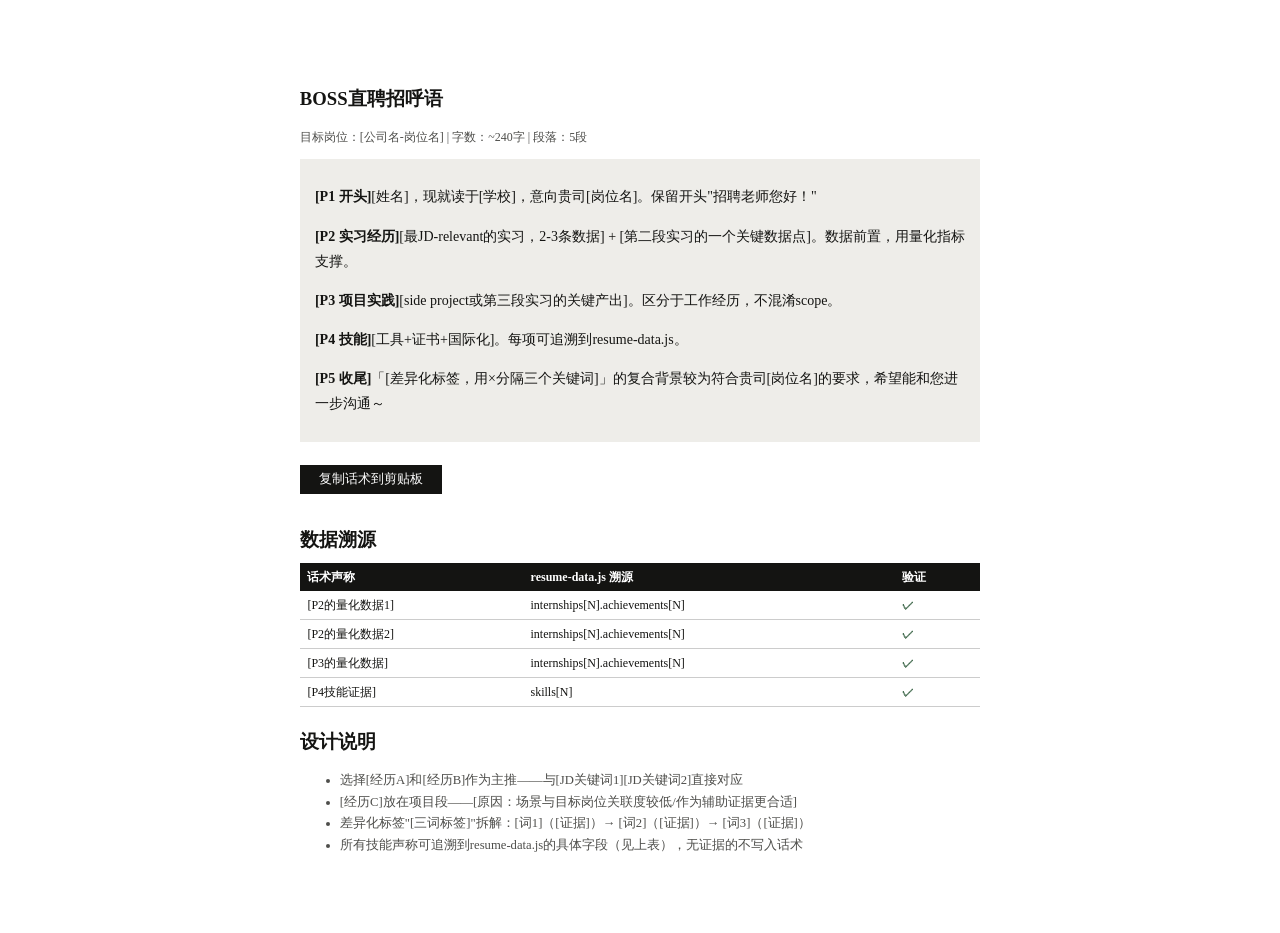
<file: assets/template/self-intro-template.html>
<!doctype html><html lang="zh-CN"><head><meta charset="utf-8"><title>BOSS直聘招呼语</title><style>
:root{--ink:#141412;--faded:#4e4e4b;--surface:#eeede9;--critical:#b53126;--pass:#4a7055}
body{font-family:"Charter","Georgia",serif;font-size:10.5pt;line-height:1.7;max-width:180mm;margin:2rem auto;color:var(--ink);padding:2rem}
.msg-box{background:var(--surface);padding:3mm 4mm;margin:3mm 0;line-height:1.8;font-size:10.5pt}
.msg-box strong{color:var(--ink)}
.copy-btn{display:inline-block;margin:3mm 0;padding:1.5mm 5mm;background:var(--ink);color:#fff;border:none;cursor:pointer;font-size:10pt}
h2{font-size:14pt;margin:5mm 0 2mm}
.trace-table{width:100%;border-collapse:collapse;font-size:9pt;margin:2mm 0}
.trace-table th{background:var(--ink);color:#fff;padding:1mm 2mm;text-align:left}
.trace-table td{padding:1mm 2mm;border-bottom:1px solid #ccc}
.good{color:var(--pass);font-weight:700}
@media print{body{background:white}.copy-btn{display:none}}
</style></head><body>
<h2>BOSS直聘招呼语</h2>
<p style="color:var(--faded);font-size:9pt">目标岗位：[公司名-岗位名] | 字数：~240字 | 段落：5段</p>
<div class="msg-box" id="msg">
<p><strong>[P1 开头]</strong>[姓名]，现就读于[学校]，意向贵司[岗位名]。保留开头"招聘老师您好！"</p>
<p><strong>[P2 实习经历]</strong>[最JD-relevant的实习，2-3条数据] + [第二段实习的一个关键数据点]。数据前置，用量化指标支撑。</p>
<p><strong>[P3 项目实践]</strong>[side project或第三段实习的关键产出]。区分于工作经历，不混淆scope。</p>
<p><strong>[P4 技能]</strong>[工具+证书+国际化]。每项可追溯到resume-data.js。</p>
<p><strong>[P5 收尾]</strong>「[差异化标签，用×分隔三个关键词]」的复合背景较为符合贵司[岗位名]的要求，希望能和您进一步沟通～</p>
</div>
<button class="copy-btn" onclick="navigator.clipboard.writeText(document.getElementById('msg').innerText.replace(/\\n{2,}/g,'\\n'));this.textContent='已复制!'">复制话术到剪贴板</button>

<h2>数据溯源</h2>
<table class="trace-table">
<tr><th>话术声称</th><th>resume-data.js 溯源</th><th>验证</th></tr>
<tr><td>[P2的量化数据1]</td><td>internships[N].achievements[N]</td><td class="good">✓</td></tr>
<tr><td>[P2的量化数据2]</td><td>internships[N].achievements[N]</td><td class="good">✓</td></tr>
<tr><td>[P3的量化数据]</td><td>internships[N].achievements[N]</td><td class="good">✓</td></tr>
<tr><td>[P4技能证据]</td><td>skills[N]</td><td class="good">✓</td></tr>
</table>

<h2>设计说明</h2>
<ul style="font-size:9.5pt;color:var(--faded);">
<li>选择[经历A]和[经历B]作为主推——与[JD关键词1][JD关键词2]直接对应</li>
<li>[经历C]放在项目段——[原因：场景与目标岗位关联度较低/作为辅助证据更合适]</li>
<li>差异化标签"[三词标签]"拆解：[词1]（[证据]）→ [词2]（[证据]）→ [词3]（[证据]）</li>
<li>所有技能声称可追溯到resume-data.js的具体字段（见上表），无证据的不写入话术</li>
</ul>
</body></html>
</file>
<file: assets/template/themes/base.css>
/* ============================================================
   BASE — Shared structural styles for all resume themes
   ============================================================ */

/* ---- Reset ---- */
* {
	box-sizing: border-box;
}

/* Print color: exact on screen, economy in print (avoids Chrome rasterizing text as bitmap) */
@media screen {
	* {
		-webkit-print-color-adjust: exact;
		print-color-adjust: exact;
	}
}

/* ---- Shell ---- */
body {
	margin: 0;
}

.resume-shell {
	display: grid;
	grid-template-columns: minmax(15rem, 20rem) minmax(0, 59.5rem);
	gap: 2rem;
	min-height: 100vh;
	padding: 2rem;
}

/* ---- Control Panel ---- */
.control-panel {
	position: sticky;
	top: 2rem;
	align-self: start;
	display: flex;
	flex-direction: column;
	gap: 1.5rem;
	padding: 1.5rem;
	font-size: 1rem;
	color: var(--white);
	background: linear-gradient(145deg, #172151, #243986);
	border: 1px solid rgba(255, 255, 255, 0.14);
	border-radius: 1.4rem;
	box-shadow: 0 1.5rem 4rem rgba(24, 32, 68, 0.22);
}

.control-panel h1 {
	margin: 0.3rem 0 0.8rem;
	font-size: clamp(1.45rem, 2.4vw, 2rem);
	line-height: 1.15;
	letter-spacing: -0.04em;
}

.control-panel p {
	margin: 0;
	color: rgba(255, 255, 255, 0.78);
	font-size: 0.92rem;
}

.control-panel code {
	color: #fff0c2;
	font-family: "SFMono-Regular", Consolas, monospace;
}

.eyebrow {
	color: var(--gold);
	font-family: "Avenir Next", "Helvetica Neue", sans-serif;
	font-size: 0.74rem;
	font-weight: 800;
	letter-spacing: 0.18em;
	text-transform: uppercase;
}

.theme-label {
	margin: 0;
	color: rgba(255, 255, 255, 0.62);
	font-size: 0.72rem;
	font-weight: 600;
	letter-spacing: 0.08em;
	text-transform: uppercase;
}

.actions {
	display: grid;
	gap: 0.65rem;
}

.a4-fit-indicator {
	margin: 0.3rem 0 0;
	font-size: 0.78rem;
	text-align: center;
}

.fit-good    { color: #6fcf7b; }
.fit-tight   { color: #e5b73b; }
.fit-sparse  { color: #e5b73b; }
.fit-overflow { color: #f25a5a; }

/* ---- Buttons ---- */
button,
.upload-control {
	display: grid;
	place-items: center;
	width: 100%;
	padding: 0.82rem 1rem;
	color: var(--white);
	background: rgba(255, 255, 255, 0.1);
	border: 1px solid rgba(255, 255, 255, 0.22);
	border-radius: 999px;
	font: inherit;
	text-align: center;
	cursor: pointer;
	transition: transform 180ms ease, background 180ms ease, border-color 180ms ease;
}

button:hover,
.upload-control:hover {
	transform: translateY(-2px);
	background: rgba(255, 255, 255, 0.17);
	border-color: rgba(255, 255, 255, 0.38);
}

button:disabled,
.upload-control:has(input:disabled) {
	opacity: 0.55;
	cursor: not-allowed;
	transform: none;
}

button:disabled:hover {
	transform: none;
	background: rgba(255, 255, 255, 0.1);
	border-color: rgba(255, 255, 255, 0.22);
}

.upload-control input {
	position: absolute;
	width: 1px;
	height: 1px;
	overflow: hidden;
	clip: rect(0, 0, 0, 0);
}

/* ---- Theme Select ---- */
.theme-select {
	display: block;
	width: 100%;
	padding: 0.65rem 0.9rem;
	color: var(--white);
	background: rgba(255, 255, 255, 0.08);
	border: 1px solid rgba(255, 255, 255, 0.18);
	border-radius: 0.4rem;
	font: inherit;
	font-size: 0.82rem;
	cursor: pointer;
	outline: none;
	-webkit-appearance: none;
	appearance: none;
	background-image: url("data:image/svg+xml,%3Csvg xmlns='http://www.w3.org/2000/svg' width='10' height='6' viewBox='0 0 10 6'%3E%3Cpath d='M0 0l5 6 5-6z' fill='rgba(255,255,255,0.5)'/%3E%3C/svg%3E");
	background-repeat: no-repeat;
	background-position: right 0.7rem center;
	padding-right: 2rem;
	transition: border-color 180ms ease, background 180ms ease;
}

.theme-select:hover {
	border-color: rgba(255, 255, 255, 0.38);
	background: rgba(255, 255, 255, 0.12);
}

.theme-select option {
	color: var(--ink);
	background: var(--white);
}

/* ---- A4 Page Shell — multi-page ready ---- */
.resume-page {
	position: relative;
	overflow: visible;
	width: 210mm;
	min-height: 297mm;
	margin-inline: auto;
	padding: 7mm 9mm 7mm;
	background: var(--white);
	border: 1px solid rgba(31, 52, 125, 0.12);
	border-radius: 1.2rem;
	box-shadow: 0 2rem 5rem rgba(27, 35, 74, 0.18);
}

.resume-page::before {
	content: "";
	position: absolute;
	inset: 0 auto 0 0;
	z-index: 0;
	width: 3mm;
}

.resume-page > * {
	position: relative;
	z-index: 1;
}

/* ---- Sections ---- */
.resume-section {
	margin-top: 2.5mm;
}

/* ---- List Grids ---- */
.education-list,
.entry-list,
.project-list,
.skill-list {
	margin-top: 2mm;
}

.entry-list,
.project-list {
	display: grid;
	gap: 2mm;
}

.education-list {
	display: grid;
	gap: 0.8mm;
}

/* ---- Internship & Project Headers (table layout) ---- */
.entry-header,
.project-header {
	display: table;
	table-layout: fixed;
	width: 100%;
}

.entry-company,
.project-title {
	display: table-cell;
	width: 68%;
	margin: 0;
	text-align: left;
	white-space: nowrap;
	vertical-align: baseline;
}

.entry-role,
.project-role {
	display: table-cell;
	width: 18%;
	margin: 0;
	text-align: left;
	white-space: nowrap;
	vertical-align: baseline;
}

.entry-period,
.project-period {
	display: table-cell;
	width: 14%;
	margin: 0;
	text-align: right;
	white-space: nowrap;
	vertical-align: baseline;
}

/* ---- Education Grid ---- */
.education-item {
	display: grid;
	grid-template-columns: 10mm minmax(0, 1.55fr) minmax(0, 1fr) minmax(0, 1fr) auto;
	gap: 1.5mm;
	align-items: baseline;
	padding: 0.2mm 0;
}

.education-degree,
.education-school,
.education-college,
.education-major,
.education-period {
	margin: 0;
}

/* ---- Bullet Lists ---- */
.achievement-list,
.skill-points {
	margin: 1.2mm 0 0;
	display: grid;
	gap: 0.9mm;
	padding-left: 3.8mm;
}

.achievement-list li,
.skill-points li {
	text-align: justify;
	text-justify: inter-ideograph;
}

/* ---- Responsive ---- */
@media (max-width: 980px) {
	.resume-shell {
		grid-template-columns: 1fr;
		padding: 1rem;
		overflow-x: auto;
	}

	.control-panel {
		position: static;
	}

	.resume-page {
		flex: none;
	}
}

@media (max-width: 680px) {
	.resume-page {
		border-radius: 0.8rem;
	}

	.entry-header,
	.project-header {
		display: block;
	}

	.entry-header > *,
	.project-header > * {
		display: block;
		width: 100%;
		text-align: left;
	}

	.education-item {
		grid-template-columns: 1fr;
	}
}

/* ---- Print ---- */
@page {
	size: A4;
	margin: 0;
}

@media print {
	body {
		background: white;
	}

	.resume-shell {
		display: block;
		min-height: auto;
		padding: 0;
	}

	.control-panel {
		display: none;
	}

	.resume-page {
		border: none;
		border-radius: 0;
		box-shadow: none;
	}

	/* kill pseudo-elements entirely — display:none is not enough to prevent Chrome rasterization */
		.resume-page::before,
		.section-title::before {
		content: none;
		}
	}


	.portrait {
		box-shadow: none;
	}

	.portrait img {
		display: block;
	}
}
</file>
<file: assets/template/themes/default.css>
/* ============================================================
   经典海蓝 (Classic Navy) — 默认主题
   蓝金渐变底色，左侧海军蓝装饰条，蓝色标记点
   配合 base.css 使用
   ============================================================ */

:root {
	--paper: #f8f6ef;
	--ink: #1c2030;
	--muted: #5f6474;
	--line: #d7d0c2;
	--navy: #1f347d;
	--blue: #3857c6;
	--mist: #e9edf8;
	--gold: #b88935;
	--white: #fffdf7;
}

/* ---- Body ---- */
body {
	color: var(--ink);
	background:
		radial-gradient(circle at 8% 12%, rgba(56, 87, 198, 0.18), transparent 28rem),
		radial-gradient(circle at 90% 4%, rgba(184, 137, 53, 0.16), transparent 24rem),
		linear-gradient(135deg, #f2eee3, #e4e9f5 55%, #f7f3e9);
	font-family: "Songti SC", "Noto Serif CJK SC", "Source Han Serif SC", serif;
	line-height: 1.68;
}

/* ---- A4 Page ---- */
.resume-page {
	line-height: 1.5;
}

.resume-page::before {
	background: #eef1f8;
}

/* ---- Header ---- */
.resume-header {
	position: relative;
	display: block;
	min-height: 25mm;
	padding: 0 24mm 2.2mm 0;
	border-bottom: 0.7mm solid var(--navy);
}

.header-main {
	text-align: center;
}

.resume-header h2 {
	margin: 0;
	font-size: 18.6pt;
	line-height: 1.05;
	letter-spacing: 0.02em;
}

.contact-line {
	margin: 2.4mm 0 0;
	color: #32384c;
	font-size: 9.5pt;
	line-height: 1.3;
}

.contact-line a {
	color: var(--blue);
	text-decoration: underline;
	text-underline-offset: 0.08em;
}

.target {
	display: inline-block;
	margin: 2.1mm 0 0;
	padding: 0;
	color: var(--muted);
	background: transparent;
	border-radius: 0;
	font-size: 9.5pt;
	font-weight: 700;
}

/* ---- Portrait ---- */
.portrait {
	position: absolute;
	top: -3mm;
	right: 0;
	display: grid;
	place-items: center;
	overflow: hidden;
	width: 20mm;
	aspect-ratio: 3 / 4;
	color: var(--white);
	background:
		linear-gradient(145deg, rgba(255, 255, 255, 0.16), transparent),
		linear-gradient(160deg, var(--navy), var(--blue));
	border: 0.7mm solid var(--mist);
	border-radius: 2.2mm;
	box-shadow: 0 0.6rem 1.5rem rgba(31, 52, 125, 0.18);
}

.portrait span {
	font-size: 22pt;
	font-weight: 900;
}

.portrait img {
	width: 100%;
	height: 100%;
	object-fit: cover;
}

/* ---- Section Titles — navy pill with accent strip ---- */
.section-title {
	position: relative;
	display: grid;
	grid-template-columns: 2.5mm minmax(0, 1fr);
	align-items: stretch;
	overflow: hidden;
	background: #d5daea;
	border-radius: 1.4mm;
}

.section-title::before {
	content: "";
	position: absolute;
	inset: 0 auto 0 0;
	width: 64mm;
	background: var(--navy);
}

.section-title span {
	background: var(--navy);
}

.section-title h3 {
	position: relative;
	z-index: 1;
	margin: 0;
	padding: 0.9mm 2.6mm;
	color: var(--white);
	font-size: 10.2pt;
	font-weight: 800;
	letter-spacing: 0.02em;
}

.section-title em {
	margin-left: 1.8mm;
	color: rgba(255, 255, 255, 0.76);
	font-family: "Avenir Next", "Helvetica Neue", sans-serif;
	font-size: 6.9pt;
	font-style: normal;
	text-transform: uppercase;
}

/* ---- Internships ---- */
.entry-company {
	color: var(--navy);
	font-size: 9.4pt;
	font-weight: 800;
}

.entry-role {
	font-size: 8.7pt;
	font-weight: 700;
	color: #2d3552;
}

.entry-period {
	color: var(--muted);
	font-family: "Avenir Next", "Helvetica Neue", sans-serif;
	font-size: 8.4pt;
	font-weight: 600;
}

.entry-item {
	padding: 0 0 1.4mm;
	border-bottom: 1px solid #e7ebf5;
}

.entry-item:last-child {
	border-bottom: none;
	padding-bottom: 0;
}

/* ---- Education ---- */
.education-degree {
	color: var(--navy);
	font-size: 9.1pt;
	font-weight: 800;
}

.education-school {
	font-size: 9.1pt;
	font-weight: 700;
}

.education-college {
	font-size: 9.1pt;
	font-weight: 700;
}

.education-major {
	font-size: 9.1pt;
	font-weight: 700;
	color: #32384c;
}

.education-period {
	color: var(--muted);
	font-family: "Avenir Next", "Helvetica Neue", sans-serif;
	font-size: 8.4pt;
	font-weight: 600;
}

/* ---- Projects ---- */
.project-title {
	color: var(--navy);
	font-size: 9.1pt;
	font-weight: 800;
}

.project-role {
	font-size: 9.1pt;
	font-weight: 700;
	color: #2d3552;
}

.project-period {
	color: var(--muted);
	font-family: "Avenir Next", "Helvetica Neue", sans-serif;
	font-size: 8.4pt;
	font-weight: 600;
}

.project-item {
	padding: 0 0 1.4mm;
	background: transparent;
	border: none;
	border-bottom: 1px solid #e7ebf5;
	border-radius: 0;
}

.project-item:last-child {
	border-bottom: none;
	padding-bottom: 0;
}

/* ---- Bullets ---- */
.achievement-list,
.skill-points {
	color: #303545;
	font-size: 9pt;
	line-height: 1.5;
}

.achievement-list li::marker,
.skill-points li::marker {
	color: var(--blue);
}

.achievement-list strong,
.skill-points strong {
	color: var(--navy);
}

/* ---- Skills ---- */
.skill-label {
	margin: 0;
	color: var(--navy);
	font-size: 9.1pt;
	font-weight: 800;
}

/* ---- Print overrides ---- */
@media print {
	.resume-page::before {
		display: none;
	}

	.section-title {
		background: var(--navy);
		border-radius: 0;
	}

	.section-title::before {
		display: none;
	}

	.portrait {
		background: white;
		border-color: #d8deec;
	}
}
</file>
